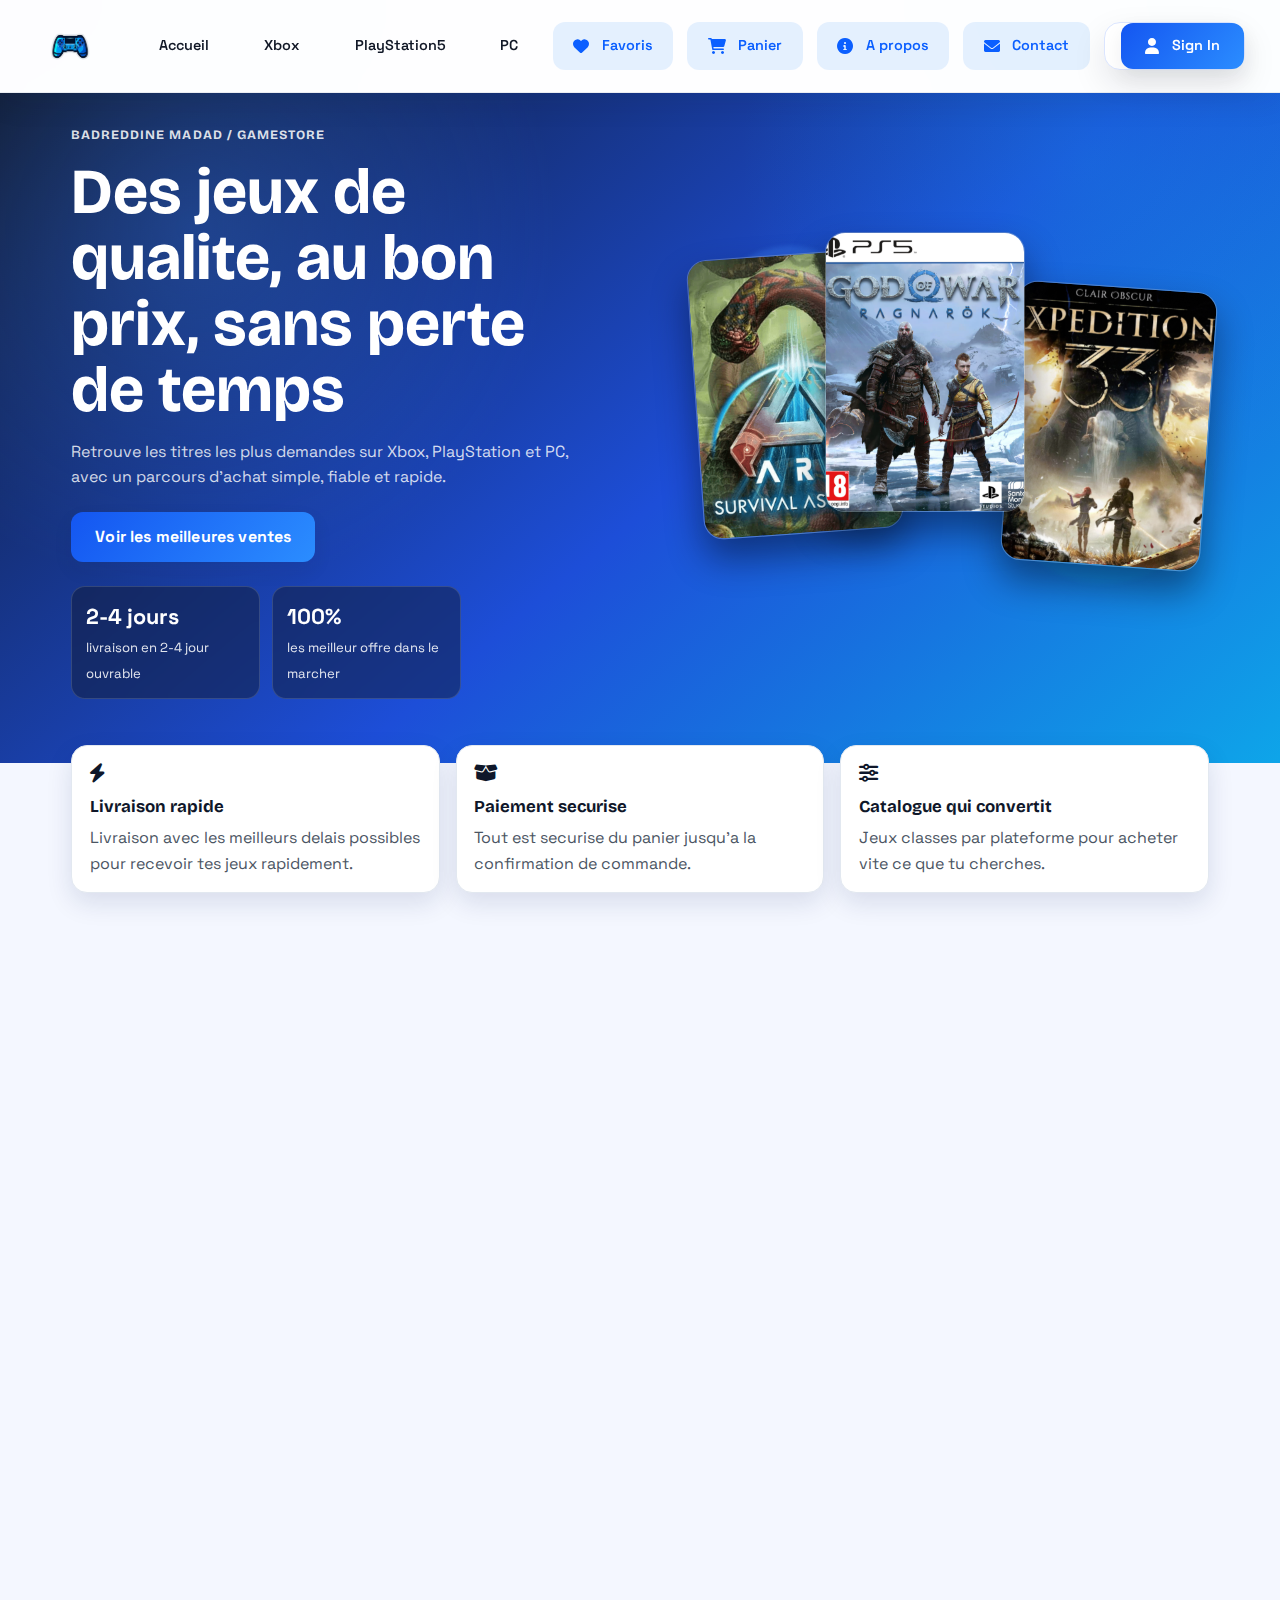
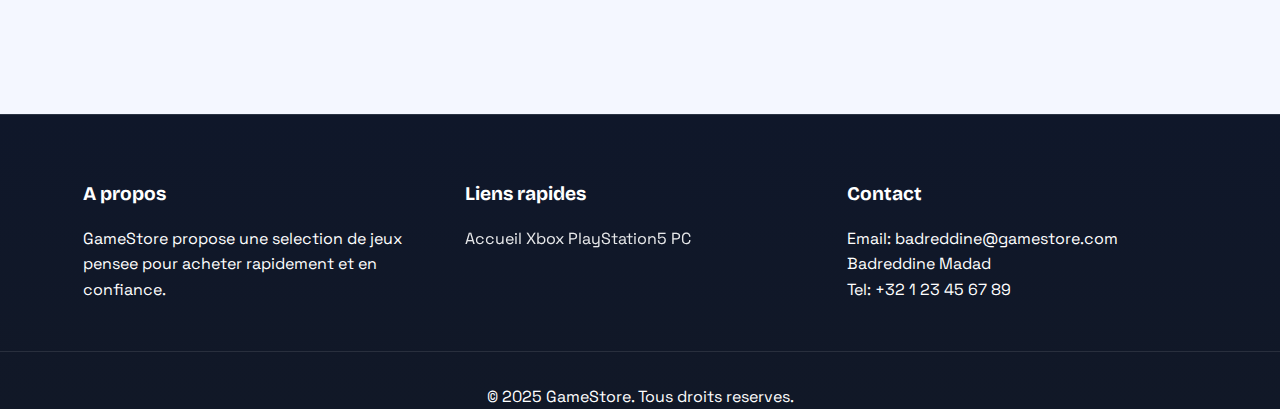
<file: FRONTend/index.html>
﻿<!DOCTYPE html>
<html lang="fr">
<head>
    <meta charset="UTF-8" />
    <meta name="viewport" content="width=device-width, initial-scale=1.0" />
    <meta name="description" content="GameStore - Boutique jeux video en ligne" />
    <meta name="keywords" content="jeux video, gaming, Xbox, PlayStation, PC" />
    <link href="https://fonts.googleapis.com/css2?family=Bricolage+Grotesque:wght@400;500;700;800&family=Space+Grotesk:wght@400;500;700&display=swap" rel="stylesheet" />
    <link rel="stylesheet" href="style.css?v=20260303-6" />
    <link rel="stylesheet" href="https://cdnjs.cloudflare.com/ajax/libs/font-awesome/6.0.0/css/all.min.css">
    <title>GameStore - Accueil</title>
</head>
<body class="home-wow">
    <!-- Header injected by script.js -->

    <section class="wow-hero">
        <div class="wow-hero-bg"></div>
        <div class="wow-hero-grid container">
            <div class="wow-hero-copy">
                <p class="wow-kicker">BADREDDINE MADAD / GAMESTORE</p>
                <h1>Des jeux de qualite, au bon prix, sans perte de temps</h1>
                <p class="wow-sub">
                    Retrouve les titres les plus demandes sur Xbox, PlayStation et PC,
                    avec un parcours d'achat simple, fiable et rapide.
                </p>
                <div class="wow-hero-actions">
                    <a class="btn" href="#featured-games">Voir les meilleures ventes</a>
                </div>
                <div class="wow-metrics">
                    <div><span>2-4 jours</span><small>livraison en 2-4 jour ouvrable</small></div>
                    <div><span>100%</span><small>les meilleur offre dans le marcher</small></div>
                </div>
            </div>
            <div class="wow-hero-visual">
                <div class="wow-orb wow-orb-a"></div>
                <div class="wow-orb wow-orb-b"></div>
                <img src="images/xbox_act_1.png" alt="Game cover 1" class="wow-card wow-card-a" />
                <img src="images/ps5_act_3.png" alt="Game cover 2" class="wow-card wow-card-b" />
                <img src="images/pc_act_3.png" alt="Game cover 3" class="wow-card wow-card-c" />
            </div>
        </div>
    </section>

    <section class="wow-strip">
        <div class="container wow-strip-grid">
            <article>
                <i class="fas fa-bolt"></i>
                <h3>Livraison rapide</h3>
                <p>Livraison avec les meilleurs delais possibles pour recevoir tes jeux rapidement.</p>
            </article>
            <article>
                <i class="fas fa-box-open"></i>
                <h3>Paiement securise</h3>
                <p>Tout est securise du panier jusqu'a la confirmation de commande.</p>
            </article>
            <article>
                <i class="fas fa-sliders"></i>
                <h3>Catalogue qui convertit</h3>
                <p>Jeux classes par plateforme pour acheter vite ce que tu cherches.</p>
            </article>
        </div>
    </section>

    <section class="games-section wow-featured" id="featured-games">
        <div class="section-header container">
            <div class="section-title">
                <span class="section-tag">Top ventes</span>
                <h1>Jeux les plus demandes</h1>
            </div>
            <a href="pc-games.html" class="wow-link-all">Voir tout <i class="fas fa-arrow-right"></i></a>
        </div>
        <div class="container">
            <div class="games-grid"></div>
        </div>
    </section>

    <section class="platforms-section wow-platforms">
        <div class="section-header container">
            <div class="section-title">
                <span class="section-tag">Acheter par support</span>
                <h2>Choisis ta plateforme et commande</h2>
            </div>
        </div>
        <div class="platforms-grid container">
            <a href="xbox-games.html" class="platform-card">
                <img src="images/xbox_act_1.png" alt="Xbox Games">
                <div class="platform-overlay">
                    <div class="platform-content">
                        <h3>Xbox Series X|S</h3>
                        <p>Catalogue Xbox: action, sport, simulation</p>
                        <span class="platform-cta">Entrer <i class="fas fa-arrow-right"></i></span>
                    </div>
                </div>
            </a>
            <a href="playstation5-games.html" class="platform-card">
                <img src="images/ps5_sp_1.png" alt="PlayStation5 Games">
                <div class="platform-overlay">
                    <div class="platform-content">
                        <h3>PlayStation5</h3>
                        <p>Exclusivites et blockbusters PlayStation</p>
                        <span class="platform-cta">Entrer <i class="fas fa-arrow-right"></i></span>
                    </div>
                </div>
            </a>
            <a href="pc-games.html" class="platform-card">
                <img src="images/pc_sim_1.png" alt="PC Games">
                <div class="platform-overlay">
                    <div class="platform-content">
                        <h3>PC Gaming</h3>
                        <p>PC gaming optimise pour tous les styles</p>
                        <span class="platform-cta">Entrer <i class="fas fa-arrow-right"></i></span>
                    </div>
                </div>
            </a>
        </div>
    </section>

    

    <footer class="footer">
        <div class="footerContent">
            <div class="footerSection">
                <h3>A propos</h3>
                <p>GameStore propose une selection de jeux pensee pour acheter rapidement et en confiance.</p>
            </div>
            <div class="footerSection">
                <h3>Liens rapides</h3>
                <a href="index.html">Accueil</a>
                <a href="xbox-games.html">Xbox</a>
                <a href="playstation5-games.html">PlayStation5</a>
                <a href="pc-games.html">PC</a>
            </div>
            <div class="footerSection">
                <h3>Contact</h3>
                <p>Email: badreddine@gamestore.com</p>
                <p>Badreddine Madad</p>
                <p>Tel: +32 1 23 45 67 89</p>
            </div>
        </div>
        <div class="footerBottom">
            <p>&copy; 2025 GameStore. Tous droits reserves.</p>
        </div>
    </footer>

    <script src="script.js?v=20260303-6"></script>
</body>
</html>
</file>
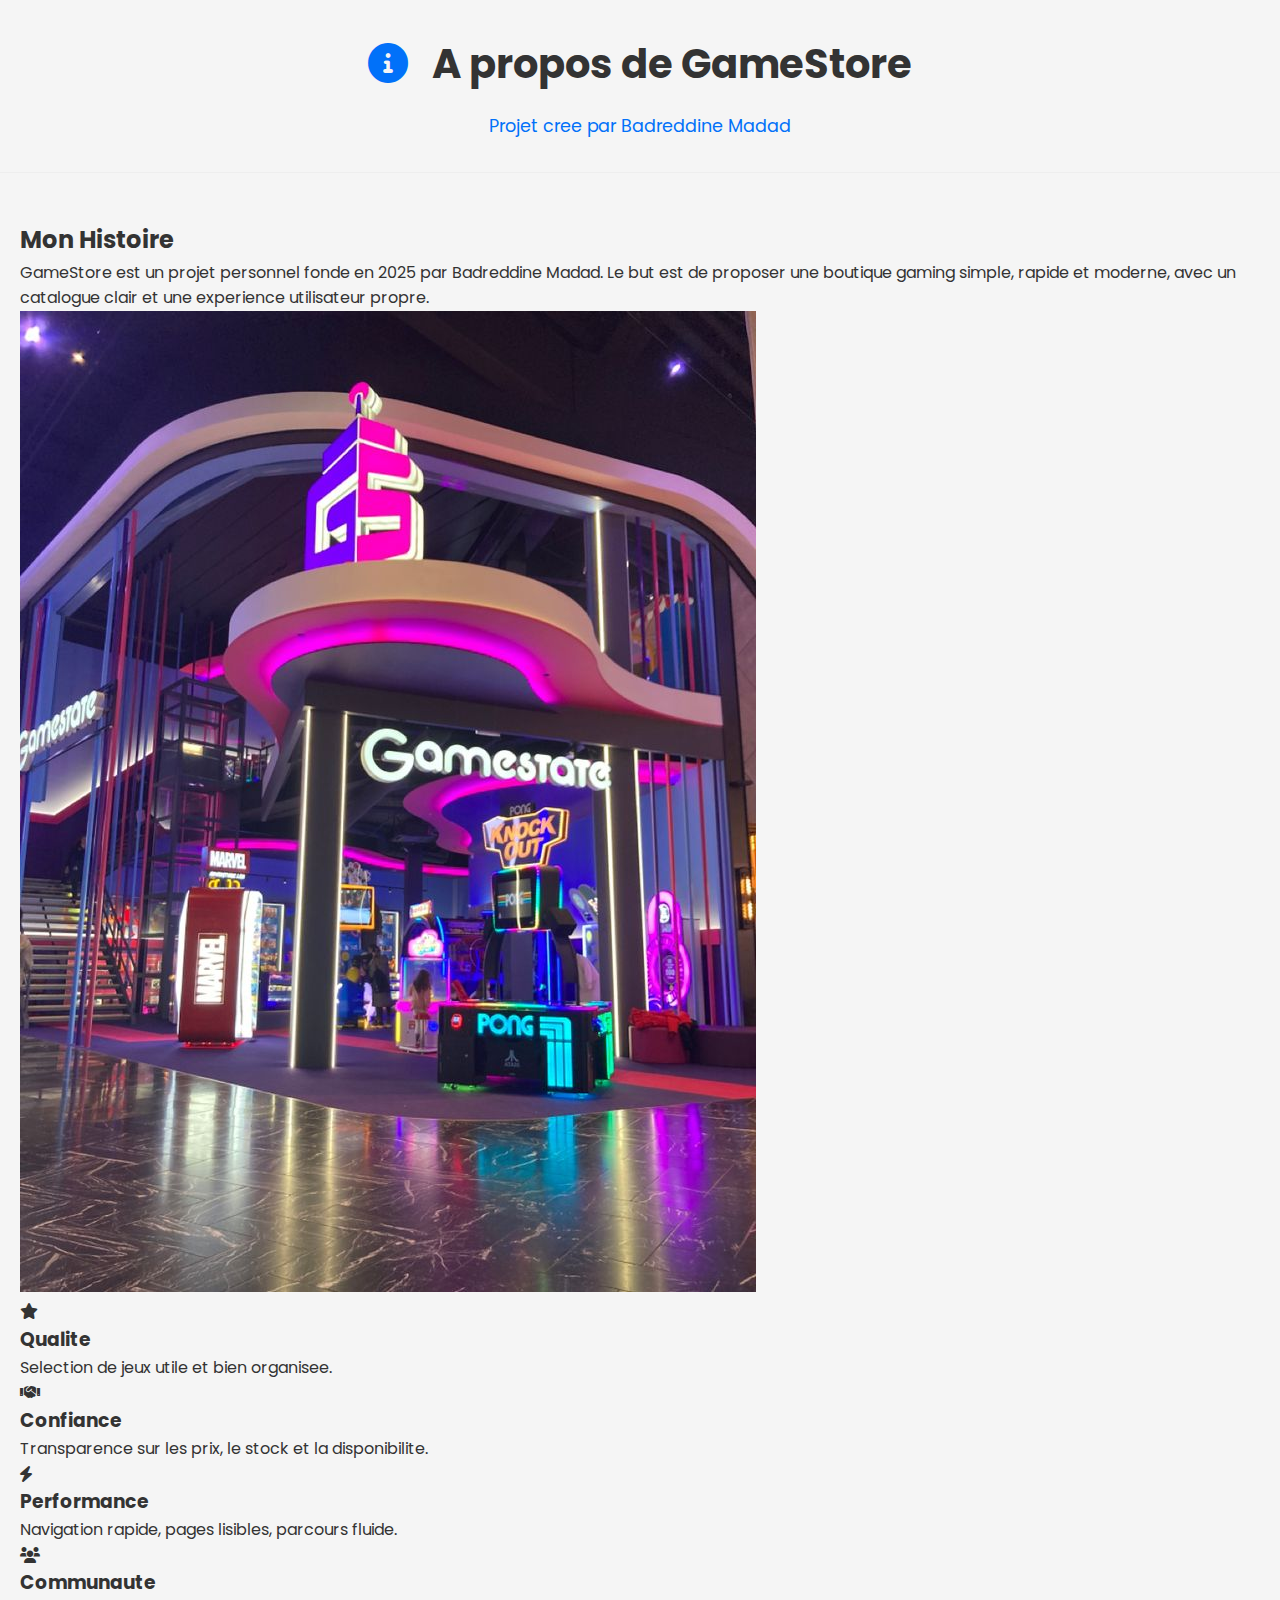
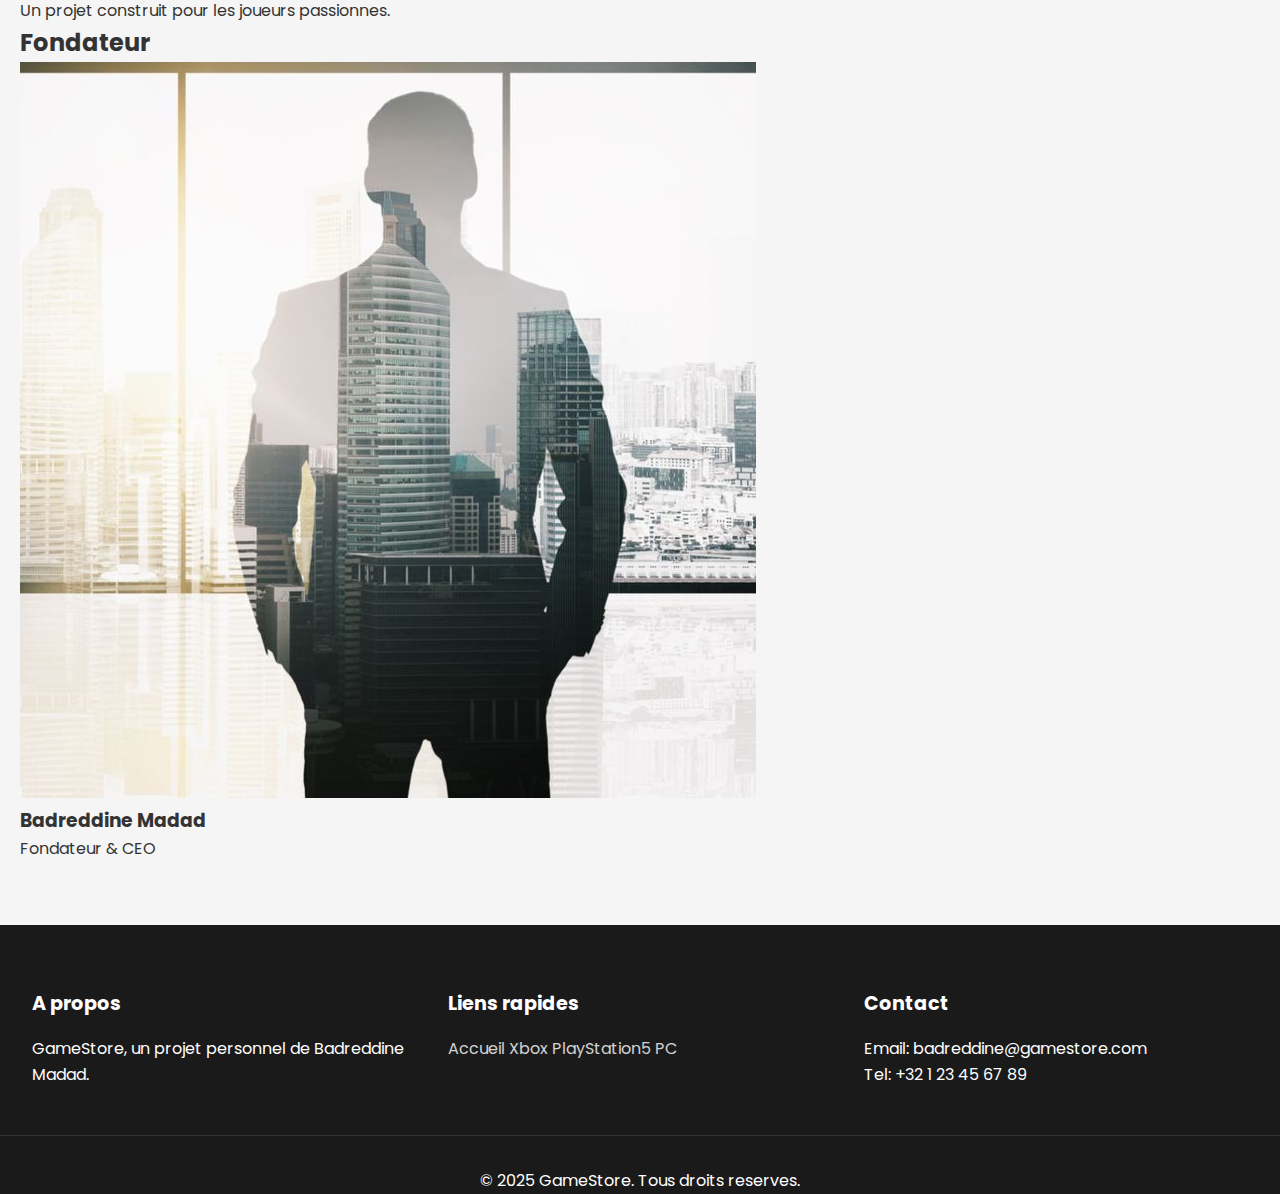
<file: about-us.html>
<!DOCTYPE html>
<html lang="fr">
<head>
    <meta charset="UTF-8" />
    <meta name="viewport" content="width=device-width, initial-scale=1.0" />
    <meta name="description" content="A propos de GameStore" />
    <link href="https://fonts.googleapis.com/css2?family=Poppins:wght@300;400;500;600;700&display=swap" rel="stylesheet" />
    <link rel="stylesheet" href="style.css?v=20260303-6" />
    <link rel="stylesheet" href="https://cdnjs.cloudflare.com/ajax/libs/font-awesome/6.0.0/css/all.min.css">
    <title>A propos - GameStore</title>
</head>
<body>
    <script src="script.js?v=20260303-6"></script>

    <section class="page-header">
        <div class="container">
            <h1><i class="fas fa-info-circle"></i> A propos de GameStore</h1>
            <p class="subtitle">Projet cree par Badreddine Madad</p>
        </div>
    </section>

    <section class="about-section">
        <div class="container">
            <div class="about-card">
                <div class="about-content">
                    <h2>Mon Histoire</h2>
                    <p>
                        GameStore est un projet personnel fonde en 2025 par Badreddine Madad.
                        Le but est de proposer une boutique gaming simple, rapide et moderne,
                        avec un catalogue clair et une experience utilisateur propre.
                    </p>
                </div>
                <div class="about-image">
                    <img src="images/aprp.jpg" alt="Fondateur GameStore">
                </div>
            </div>

            <div class="values-grid">
                <div class="value-card">
                    <i class="fas fa-star"></i>
                    <h3>Qualite</h3>
                    <p>Selection de jeux utile et bien organisee.</p>
                </div>
                <div class="value-card">
                    <i class="fas fa-handshake"></i>
                    <h3>Confiance</h3>
                    <p>Transparence sur les prix, le stock et la disponibilite.</p>
                </div>
                <div class="value-card">
                    <i class="fas fa-bolt"></i>
                    <h3>Performance</h3>
                    <p>Navigation rapide, pages lisibles, parcours fluide.</p>
                </div>
                <div class="value-card">
                    <i class="fas fa-users"></i>
                    <h3>Communaute</h3>
                    <p>Un projet construit pour les joueurs passionnes.</p>
                </div>
            </div>

            <div class="team-section">
                <h2>Fondateur</h2>
                <div class="team-grid">
                    <div class="team-member">
                        <img src="images/abt.jpg" alt="Badreddine Madad">
                        <h3>Badreddine Madad</h3>
                        <p>Fondateur & CEO</p>
                    </div>
                </div>
            </div>
        </div>
    </section>

    <footer class="footer">
        <div class="footerContent">
            <div class="footerSection">
                <h3>A propos</h3>
                <p>GameStore, un projet personnel de Badreddine Madad.</p>
            </div>
            <div class="footerSection">
                <h3>Liens rapides</h3>
                <a href="index.html">Accueil</a>
                <a href="xbox-games.html">Xbox</a>
                <a href="playstation5-games.html">PlayStation5</a>
                <a href="pc-games.html">PC</a>
            </div>
            <div class="footerSection">
                <h3>Contact</h3>
                <p>Email: badreddine@gamestore.com</p>
                <p>Tel: +32 1 23 45 67 89</p>
            </div>
        </div>
        <div class="footerBottom">
            <p>&copy; 2025 GameStore. Tous droits reserves.</p>
        </div>
    </footer>
</body>
</html>
</file>
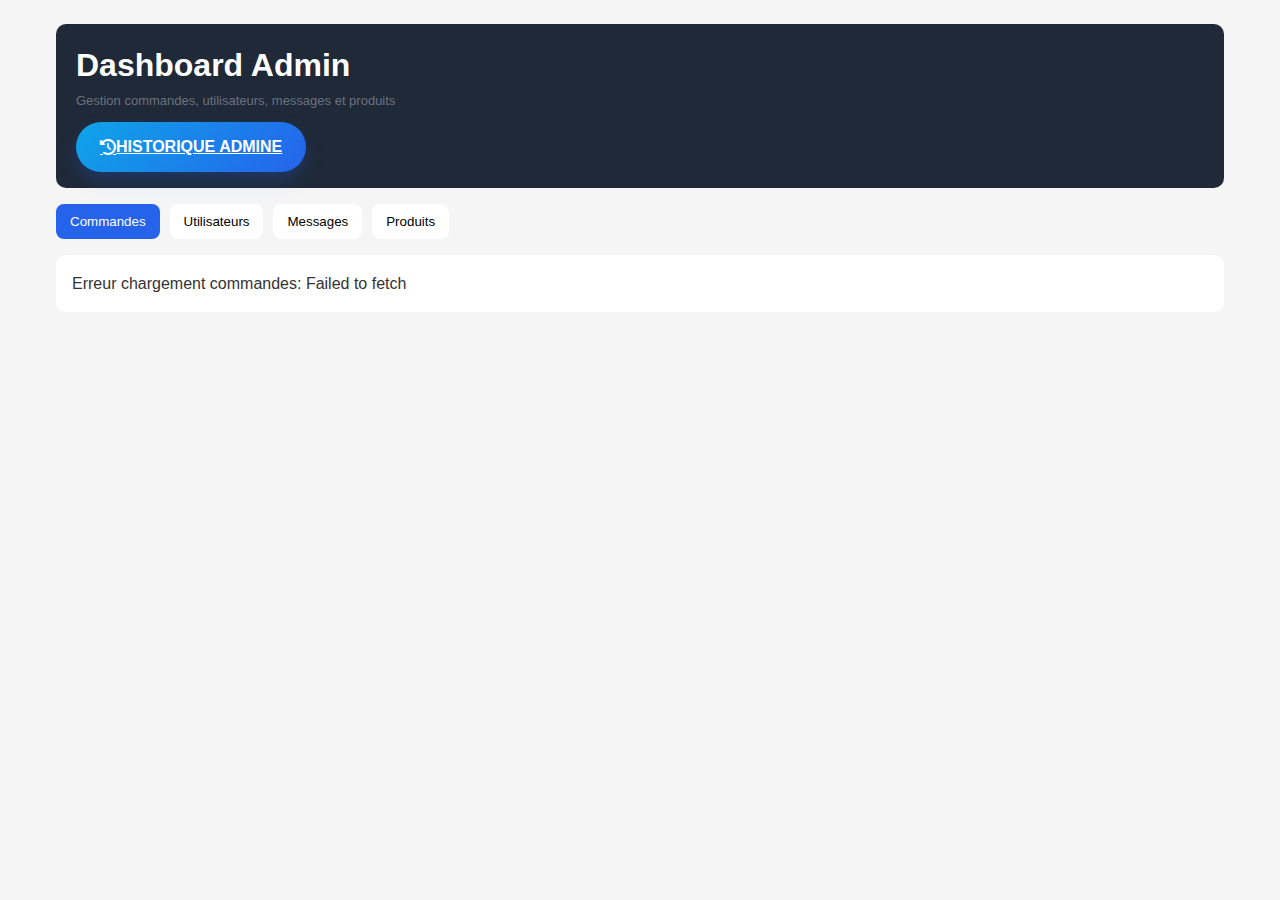
<file: admin-dashboard.html>
﻿<!DOCTYPE html>
<html lang="fr">
<head>
    <meta charset="UTF-8">
    <meta name="viewport" content="width=device-width, initial-scale=1.0">
    <title>Dashboard Admin - GameStore</title>
    <link rel="stylesheet" href="style.css?v=20260303-6">
    <link rel="stylesheet" href="https://cdnjs.cloudflare.com/ajax/libs/font-awesome/6.0.0/css/all.min.css">
    <style>
        body { background: #f3f5f8; }
        .admin-wrap { max-width: 1200px; margin: 24px auto; padding: 0 16px; }
        .admin-head { background: #1f2937; color: #fff; padding: 16px 20px; border-radius: 10px; margin-bottom: 16px; }
        .tabs { display: flex; gap: 10px; flex-wrap: wrap; margin-bottom: 16px; }
        .tab { border: 0; background: #fff; padding: 10px 14px; border-radius: 8px; cursor: pointer; }
        .tab.active { background: #2563eb; color: #fff; }
        .panel { display: none; background: #fff; border-radius: 10px; padding: 16px; }
        .panel.active { display: block; }
        .card { border: 1px solid #e5e7eb; border-radius: 8px; padding: 12px; margin-bottom: 10px; }
        .order-card-completed { border: 3px solid #16a34a; border-left: 12px solid #16a34a; background: linear-gradient(180deg, #dcfce7 0%, #bbf7d0 100%); box-shadow: 0 14px 28px rgba(22, 163, 74, 0.22); }
        .order-card-completed hr { border: 0; border-top: 2px solid #86efac; }
        .grid { display: grid; grid-template-columns: repeat(2, minmax(0, 1fr)); gap: 12px; }
        .small { color: #6b7280; font-size: 13px; }
        .btn { border: 0; border-radius: 6px; padding: 8px 10px; cursor: pointer; }
        .btn-primary { background: #2563eb; color: #fff; }
        .btn-danger { background: #dc2626; color: #fff; }
        .btn-muted { background: #e5e7eb; }
        .admin-actions { margin-top: 10px; display:flex; gap:10px; flex-wrap:wrap; }
        .btn-history { background: linear-gradient(135deg, #0ea5e9, #2563eb); color:#fff; border:0; box-shadow: 0 8px 18px rgba(37,99,235,.25); }
        .btn-history:hover { transform: translateY(-1px); }
        .row { display: flex; gap: 8px; align-items: center; flex-wrap: wrap; }
        .input, select, textarea { width: 100%; border: 1px solid #d1d5db; border-radius: 6px; padding: 8px; }
        .upload-row { display: flex; gap: 8px; align-items: center; flex-wrap: wrap; }
        .img-preview { width: 120px; height: 78px; object-fit: cover; border-radius: 8px; border: 1px solid #d1d5db; background: #f3f4f6; display: none; }
        .products-list .card { display: grid; grid-template-columns: 110px 1fr auto; gap: 12px; align-items: center; }
        .products-list img { width: 110px; height: 72px; object-fit: cover; border-radius: 6px; background: #f3f4f6; }
        @media (max-width: 900px) {
            .grid { grid-template-columns: 1fr; }
            .products-list .card { grid-template-columns: 1fr; }
        }
    </style>
    <link rel="stylesheet" href="style.css?v=20260303-6" id="theme-override">
</head>
<body>
    <script src="script.js?v=20260303-6"></script>
    <div class="admin-wrap">
        <div class="admin-head">
            <h1>Dashboard Admin</h1>
            <p class="small">Gestion commandes, utilisateurs, messages et produits</p>
            <div class="admin-actions">
                <a href="historiques-admine.html" class="btn btn-history"><i class="fa-solid fa-clock-rotate-left"></i> Historique Admine</a>
            </div>
        </div>

        <div class="tabs">
            <button class="tab active" data-panel="orders">Commandes</button>
            <button class="tab" data-panel="users">Utilisateurs</button>
            <button class="tab" data-panel="messages">Messages</button>
            <button class="tab" data-panel="products">Produits</button>
        </div>

        <section id="orders" class="panel active">
            <div id="ordersList"></div>
        </section>

        <section id="users" class="panel">
            <div id="usersList"></div>
        </section>

        <section id="messages" class="panel">
            <div id="messagesList"></div>
        </section>

        <section id="products" class="panel">
            <h2>Produits</h2>
            <div id="productStatus" class="small" style="margin-bottom:10px;"></div>
            <form id="productForm" class="grid">
                <input type="hidden" id="productId">
                <div><label>Nom</label><input class="input" id="productName" required></div>
                <div>
                    <label>Plateforme</label>
                    <select id="productPlatform" class="input" required>
                        <option value="home">Accueil</option>
                        <option value="pc">PC</option>
                        <option value="xbox">Xbox</option>
                        <option value="ps5">PS5</option>
                    </select>
                </div>
                <div><label>Genre</label><input class="input" id="productGenre" required></div>
                <div><label>Prix</label><input class="input" id="productPrice" type="number" step="0.01" min="0" required></div>
                <div><label>Stock</label><input class="input" id="productStock" type="number" min="0" required></div>
                <div>
                    <label>Image (path)</label>
                    <input class="input" id="productImage" placeholder="images/pc_sim_1.png" required>
                </div>
                <div>
                    <label>Uploader image</label>
                    <div class="upload-row">
                        <input class="input" id="productImageFile" type="file" accept="image/*">
                        <button type="button" id="uploadImageBtn" class="btn btn-muted">Uploader</button>
                    </div>
                    <div id="uploadStatus" class="small" style="margin-top:6px;"></div>
                    <img id="productImagePreview" class="img-preview" alt="Apercu image produit">
                </div>
                <div><label>Badge</label><input class="input" id="productBadge" placeholder="new / hot / discount"></div>
                <div><label>Visible</label><select id="productVisible" class="input"><option value="true">Oui</option><option value="false">Non</option></select></div>
                <div style="grid-column: 1 / -1;"><label>Description</label><textarea id="productDescription" class="input"></textarea></div>
                <div class="row" style="grid-column: 1 / -1;">
                    <button type="submit" id="productSubmit" class="btn btn-primary">Ajouter le jeu</button>
                    <button type="button" id="productReset" class="btn btn-muted">Nouveau</button>
                </div>
            </form>
            <hr>
            <div id="productsList" class="products-list"></div>
        </section>
    </div>

    <script>
       const API_BASES = ["https://gamestore-4wsy.onrender.com/api"];


        async function apiFetch(path, options = {}) {
            let lastError = null;
            for (const base of API_BASES) {
                try {
                    const response = await fetch(`${base}${path}`, options);
                    if (!response.ok) {
                        lastError = new Error(`HTTP ${response.status} sur ${base}${path}`);
                        continue;
                    }
                    return response;
                } catch (err) {
                    lastError = err;
                }
            }
            throw lastError || new Error("API inaccessible");
        }

        const tabs = document.querySelectorAll(".tab");
        const panels = document.querySelectorAll(".panel");

        tabs.forEach((tab) => {
            tab.addEventListener("click", () => {
                tabs.forEach((t) => t.classList.remove("active"));
                panels.forEach((p) => p.classList.remove("active"));
                tab.classList.add("active");
                document.getElementById(tab.dataset.panel).classList.add("active");
            });
        });

        function esc(v) {
            return String(v ?? "").replaceAll("&", "&amp;").replaceAll("<", "&lt;").replaceAll(">", "&gt;");
        }

        function formatStatus(status) {
            const s = String(status || "").toLowerCase();
            if (s === "completed") return '<span class="small" style="color:#166534;font-weight:700;">Completee</span>';
            if (s === "cancelled") return '<span class="small" style="color:#b91c1c;font-weight:700;">Annulee</span>';
            return '<span class="small" style="color:#92400e;font-weight:700;">En attente</span>';
        }

        async function loadOrders() {
            const box = document.getElementById("ordersList");
            let orders = [];
            try {
                const response = await apiFetch("/orders");
                orders = await response.json();
            } catch (err) {
                box.innerHTML = `<p>Erreur chargement commandes: ${esc(err.message)}</p>`;
                return;
            }
            if (!orders.length) {
                box.innerHTML = "<p>Aucune commande.</p>";
                return;
            }
            box.innerHTML = orders.map((o) => `
                <div class="card ${String(o.status || "").toLowerCase() === "completed" ? "order-card-completed" : ""}">
                    <div class="row">
                        <strong>Commande #${o.id}</strong>
                        <span class="small">${esc(o.date || "")}</span>
                        ${formatStatus(o.status)}
                    </div>
                    <hr style="margin:10px 0;">
                    <div class="grid">
                        <div>
                            <div class="small"><strong>Client:</strong> ${esc(o.user_name || "")}</div>
                            <div class="small"><strong>Email:</strong> ${esc(o.user_email || "")}</div>
                            <div class="small"><strong>Telephone:</strong> ${esc(o.phone || "Non renseigne")}</div>
                        </div>
                        <div>
                            <div class="small"><strong>Adresse:</strong> ${esc(o.shipping_address || "Non renseignee")}</div>
                            <div class="small"><strong>Ville:</strong> ${esc(o.shipping_city || "")}</div>
                            <div class="small"><strong>Code postal:</strong> ${esc(o.shipping_postal_code || "")}</div>
                        </div>
                    </div>
                    ${o.special_instructions ? `<div class="small" style="margin-top:8px;"><strong>Instructions:</strong> ${esc(o.special_instructions)}</div>` : ""}
                    <div style="margin-top:12px;">
                        <strong>Produits commandes</strong>
                        <div style="display:grid;gap:8px;margin-top:8px;">
                            ${(o.items || []).map((it) => `
                                <div class="card" style="margin:0;padding:8px;display:grid;grid-template-columns:64px 1fr auto;gap:10px;align-items:center;">
                                    <img src="${esc(it.image || "")}" alt="${esc(it.name || "")}" style="width:64px;height:64px;object-fit:cover;border-radius:8px;background:#f3f4f6;">
                                    <div>
                                        <div><strong>${esc(it.name || "")}</strong></div>
                                        <div class="small">Prix unitaire: ${Number(it.price || 0).toFixed(2)} EUR</div>
                                    </div>
                                    <div class="small" style="font-weight:700;">x${Number(it.quantity || 0)}</div>
                                </div>
                            `).join("")}
                        </div>
                    </div>
                    <div style="margin-top:12px;text-align:right;font-weight:800;">Total: ${Number(o.total_amount || 0).toFixed(2)} EUR</div>
                    <div class="row" style="justify-content:flex-end;margin-top:10px;">
                        <button class="btn btn-primary" onclick="completeOrder(${o.id})">Terminer</button>
                        <button class="btn btn-danger" onclick="archiveAndDeleteOrder(${o.id})">Supprimer</button>
                    </div>
                </div>
            `).join("");
        }

        async function completeOrder(orderId) {
            try {
                await apiFetch(`/orders/${orderId}/status?status=completed`, { method: "PATCH" });
                await loadOrders();
            } catch (err) {
                alert(`Erreur mise a jour commande: ${err.message}`);
            }
        }

        async function archiveAndDeleteOrder(orderId) {
            const ordersResponse = await apiFetch("/orders");
            const orders = await ordersResponse.json();
            const order = orders.find((o) => o.id === orderId);
            if (!order) {
                alert("Commande introuvable");
                return;
            }
            if (String(order.status || "").toLowerCase() !== "completed") {
                alert("Il faut d'abord terminer la commande.");
                return;
            }
            if (!confirm("Supprimer cette commande et l'envoyer vers l'historique ?")) return;
            try {
                pushHistory("admin_order_history", order);
                await apiFetch(`/orders/${orderId}`, { method: "DELETE" });
                await loadOrders();
            } catch (err) {
                alert(`Erreur suppression commande: ${err.message}`);
            }
        }

        async function loadUsers() {
            const box = document.getElementById("usersList");
            let users = [];
            try {
                const response = await apiFetch("/users/admin/users");
                users = await response.json();
            } catch (err) {
                box.innerHTML = `<p>Erreur chargement utilisateurs: ${esc(err.message)}</p>`;
                return;
            }
            if (!users.length) {
                box.innerHTML = "<p>Aucun utilisateur.</p>";
                return;
            }
            box.innerHTML = users.map((u) => `
                <div class="card">
                    <strong>${esc(u.username)}</strong>
                    <div class="small">${esc(u.email)} (id: ${u.id})</div>
                </div>
            `).join("");
        }

        async function loadMessages() {
            const box = document.getElementById("messagesList");
            let messages = [];
            try {
                const response = await apiFetch("/contact");
                messages = await response.json();
            } catch (err) {
                box.innerHTML = `<p>Erreur chargement messages: ${esc(err.message)}</p>`;
                return;
            }
            if (!messages.length) {
                box.innerHTML = "<p>Aucun message.</p>";
                return;
            }
            box.innerHTML = messages.map((m) => `
                <div class="card">
                    <div class="row">
                        <strong>${esc(m.subject || "Sans sujet")}</strong>
                        <span class="small">${esc(m.date_sent || "")}</span>
                    </div>
                    <div class="small">${esc(m.name)} - ${esc(m.email)}</div>
                    <p>${esc(m.message)}</p>
                    <div class="row" style="justify-content:flex-end;">
                        ${m.is_read ? '<span class="small" style="color:#166534;font-weight:700;">Termine</span>' : `<button class="btn btn-primary" onclick="markAsRead(${m.id})">Terminer</button>`}
                        <button class="btn btn-danger" onclick="archiveAndDeleteMessage(${m.id})">Supprimer</button>
                    </div>
                </div>
            `).join("");
        }

        async function markAsRead(id) {
            try {
                await apiFetch(`/contact/${id}/read`, { method: "PUT" });
                loadMessages();
            } catch (err) {
                setProductStatus(`Erreur message: ${err.message}`, true);
            }
        }

        async function archiveAndDeleteMessage(messageId) {
            const response = await apiFetch("/contact");
            const messages = await response.json();
            const message = messages.find((m) => m.id === messageId);
            if (!message) {
                alert("Message introuvable");
                return;
            }
            if (!message.is_read) {
                alert("Il faut d'abord terminer le message.");
                return;
            }
            if (!confirm("Supprimer ce message et l'envoyer vers l'historique ?")) return;
            try {
                pushHistory("admin_message_history", message);
                await apiFetch(`/contact/${messageId}`, { method: "DELETE" });
                await loadMessages();
            } catch (err) {
                alert(`Erreur suppression message: ${err.message}`);
            }
        }

        function getFormPayload() {
            const payload = {
                name: document.getElementById("productName").value.trim(),
                platform: document.getElementById("productPlatform").value,
                genre: document.getElementById("productGenre").value.trim(),
                price: Number(document.getElementById("productPrice").value),
                stock: Number(document.getElementById("productStock").value),
                visible: document.getElementById("productVisible").value === "true",
                image: document.getElementById("productImage").value.trim(),
                badge: document.getElementById("productBadge").value.trim() || null,
                description: document.getElementById("productDescription").value.trim() || null
            };
            if (!payload.name || !payload.platform || !payload.genre || !payload.image) {
                throw new Error("Champs obligatoires manquants (nom, plateforme, genre, image).");
            }
            if (!Number.isFinite(payload.price) || payload.price < 0) {
                throw new Error("Prix invalide.");
            }
            if (!Number.isInteger(payload.stock) || payload.stock < 0) {
                throw new Error("Stock invalide.");
            }
            return payload;
        }

        function setProductStatus(message, isError = false) {
            const el = document.getElementById("productStatus");
            if (!el) return;
            el.textContent = message;
            el.style.color = isError ? "#dc2626" : "#166534";
        }

        function setUploadStatus(message, isError = false) {
            const el = document.getElementById("uploadStatus");
            if (!el) return;
            el.textContent = message;
            el.style.color = isError ? "#dc2626" : "#166534";
        }

        function updateImagePreview(imagePath) {
            const img = document.getElementById("productImagePreview");
            if (!img) return;
            const val = (imagePath || "").trim();
            if (!val) {
                img.style.display = "none";
                img.removeAttribute("src");
                return;
            }
            img.src = val;
            img.style.display = "block";
        }

        async function uploadProductImage() {
            const input = document.getElementById("productImageFile");
            const btn = document.getElementById("uploadImageBtn");
            const file = input?.files?.[0];
            if (!file) {
                setUploadStatus("Choisis une image d'abord.", true);
                return;
            }

            const formData = new FormData();
            formData.append("file", file);

            btn.disabled = true;
            setUploadStatus("Upload en cours...");
            try {
                const response = await apiFetch("/admin/upload-image", {
                    method: "POST",
                    body: formData
                });
                const data = await response.json();
                const imagePath = data.path || "";
                document.getElementById("productImage").value = imagePath;
                updateImagePreview(imagePath);
                setUploadStatus("Image uploadee avec succes.");
            } catch (err) {
                setUploadStatus(`Erreur upload: ${err.message}`, true);
            } finally {
                btn.disabled = false;
            }
        }

        function pushHistory(key, payload) {
            const current = JSON.parse(localStorage.getItem(key) || "[]");
            current.unshift({
                archived_at: new Date().toISOString(),
                ...payload
            });
            localStorage.setItem(key, JSON.stringify(current));
        }

        function resetProductForm() {
            document.getElementById("productId").value = "";
            document.getElementById("productForm").reset();
            document.getElementById("productVisible").value = "true";
            document.getElementById("productPlatform").value = "home";
            document.getElementById("productSubmit").textContent = "Ajouter le jeu";
            setUploadStatus("");
            updateImagePreview("");
        }

        let cachedProducts = [];

        async function loadProducts() {
            const box = document.getElementById("productsList");
            let products = [];
            try {
                const response = await apiFetch("/admin/products");
                products = await response.json();
                cachedProducts = products;
            } catch (err) {
                box.innerHTML = `<p>Erreur chargement produits: ${esc(err.message)}</p>`;
                return;
            }
            if (!products.length) {
                box.innerHTML = "<p>Aucun produit.</p>";
                return;
            }
            box.innerHTML = products.map((p) => `
                <div class="card">
                    <img src="${esc(p.image)}" alt="${esc(p.name)}">
                    <div>
                        <strong>${esc(p.name)}</strong>
                        <div class="small">${esc(p.platform)} - ${esc(p.genre)}</div>
                        <div class="small">Prix: ${Number(p.price).toFixed(2)} EUR</div>
                        <div class="small">Stock: ${p.stock} | Visible: ${p.visible ? "oui" : "non"}</div>
                    </div>
                    <div class="row">
                        <button class="btn btn-primary" onclick="editProduct(${p.id})">Editer</button>
                        <button class="btn btn-danger" onclick="deleteProduct(${p.id})">Supprimer</button>
                    </div>
                </div>
            `).join("");
        }

        function editProduct(productId) {
            const p = cachedProducts.find((item) => item.id === productId);
            if (!p) return;
            document.getElementById("productId").value = p.id;
            document.getElementById("productName").value = p.name || "";
            document.getElementById("productPlatform").value = p.platform || "pc";
            document.getElementById("productGenre").value = p.genre || "";
            document.getElementById("productPrice").value = p.price ?? 0;
            document.getElementById("productStock").value = p.stock ?? 0;
            document.getElementById("productVisible").value = p.visible ? "true" : "false";
            document.getElementById("productImage").value = p.image || "";
            updateImagePreview(p.image || "");
            document.getElementById("productBadge").value = p.badge || "";
            document.getElementById("productDescription").value = p.description || "";
            document.getElementById("productSubmit").textContent = "Mettre a jour le jeu";
            document.getElementById("products").scrollIntoView({ behavior: "smooth" });
        }

        async function deleteProduct(id) {
            if (!confirm("Supprimer ce produit ?")) return;
            try {
                await apiFetch(`/admin/products/${id}`, { method: "DELETE" });
                await loadProducts();
                setProductStatus("Produit supprime avec succes.");
            } catch (err) {
                setProductStatus(`Erreur suppression: ${err.message}`, true);
            }
        }

        document.getElementById("productForm").addEventListener("submit", async (e) => {
            e.preventDefault();
            const id = document.getElementById("productId").value;
            let payload;
            try {
                payload = getFormPayload();
            } catch (err) {
                setProductStatus(err.message, true);
                return;
            }
            const method = id ? "PUT" : "POST";
            const path = id ? `/admin/products/${id}` : "/admin/products";

            try {
                await apiFetch(path, {
                    method,
                    headers: { "Content-Type": "application/json" },
                    body: JSON.stringify(payload)
                });

                setProductStatus(id ? "Produit mis a jour avec succes." : "Produit ajoute avec succes.");
                resetProductForm();
                await loadProducts();
            } catch (err) {
                setProductStatus(`Erreur reseau: ${err.message}`, true);
            }
        });

        document.getElementById("productReset").addEventListener("click", resetProductForm);
        document.getElementById("uploadImageBtn").addEventListener("click", uploadProductImage);
        document.getElementById("productImage").addEventListener("input", (e) => updateImagePreview(e.target.value));

        loadOrders();
        loadUsers();
        loadMessages();
        loadProducts();
        window.markAsRead = markAsRead;
        window.completeOrder = completeOrder;
        window.archiveAndDeleteOrder = archiveAndDeleteOrder;
        window.archiveAndDeleteMessage = archiveAndDeleteMessage;
        window.editProduct = editProduct;
        window.deleteProduct = deleteProduct;
    </script>
</body>
</html>
</file>
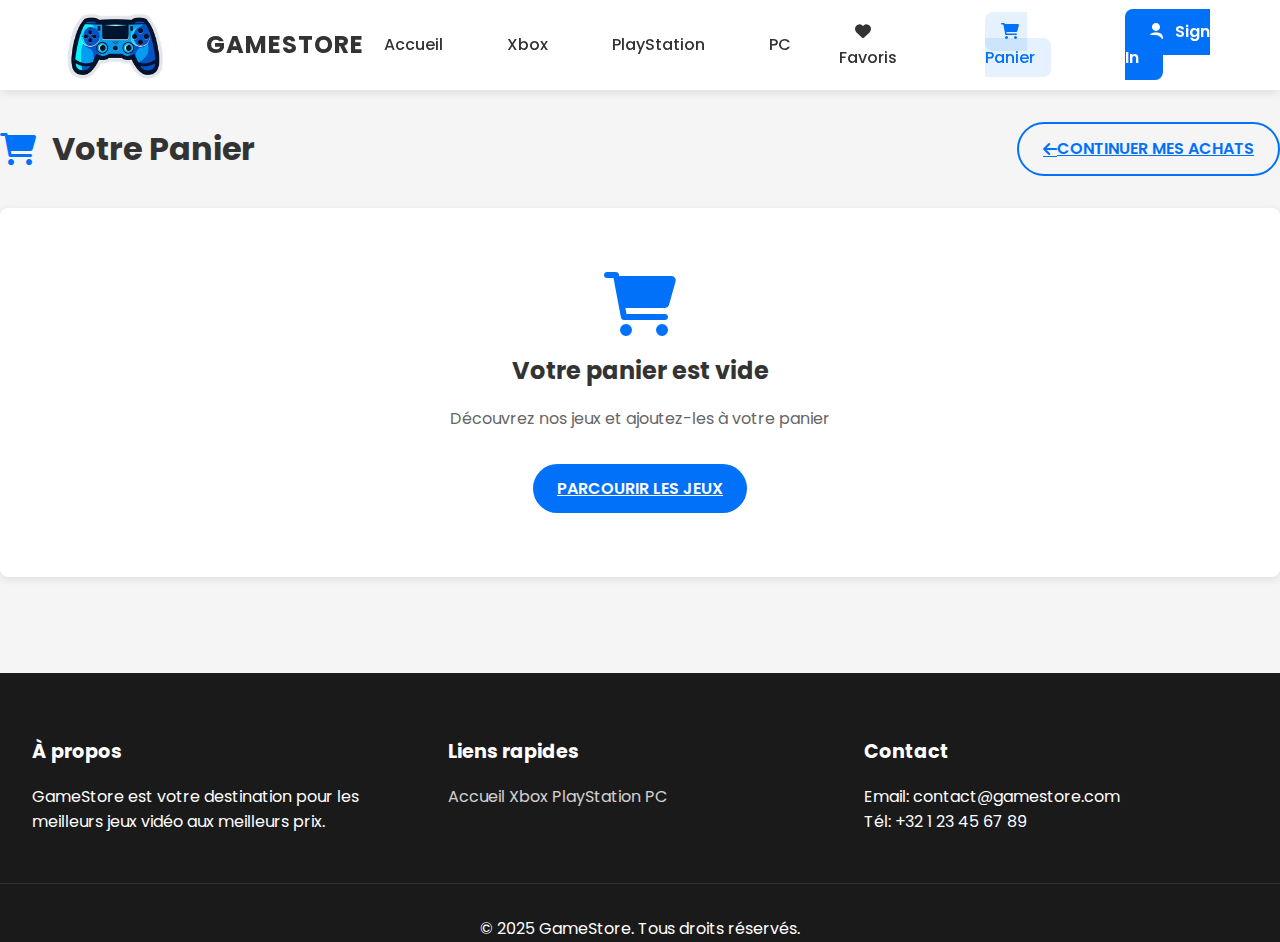
<file: cart.html>
<!DOCTYPE html>
<html lang="fr">
<head>
    <meta charset="UTF-8">
    <meta name="viewport" content="width=device-width, initial-scale=1.0">
    <meta name="description" content="Votre panier d'achats GameStore - Achetez vos jeux vidéo préférés">
    <title>Panier - GameStore</title>
    <link rel="stylesheet" href="style.css">
    <link href="https://fonts.googleapis.com/css2?family=Poppins:wght@400;500;600;700&display=swap" rel="stylesheet">
    <link rel="stylesheet" href="https://cdnjs.cloudflare.com/ajax/libs/font-awesome/6.0.0/css/all.min.css">
</head>
<body>
    <!-- Header -->
    <div class="headerContainer">
        <div class="header">
            <a href="index.html" class="logo">
                <img src="logo.jpg.png" alt="GameStore Logo" class="logo-img">
                <span class="logo-text">GameStore</span>
            </a>
            <ul class="headerLinks">
                <li><a href="index.html">Accueil</a></li>
                <li><a href="xbox-games.html">Xbox</a></li>
                <li><a href="playstation-games.html">PlayStation</a></li>
                <li><a href="pc-games.html">PC</a></li>
                <li><a href="favorites.html"><i class="fas fa-heart"></i> Favoris</a></li>
                <li><a href="cart.html" class="active"><i class="fas fa-shopping-cart"></i> Panier</a></li>
                <li><a href="signin.html" class="signin-btn"><i class="fas fa-user"></i> Sign In</a></li>
            </ul>
        </div>
    </div>

    <!-- Main Content -->
    <main class="container cart-page">
        <div class="cart-header">
            <h1><i class="fas fa-shopping-cart"></i> Votre Panier</h1>
            <a href="index.html" class="btn outline"><i class="fas fa-arrow-left"></i> Continuer mes achats</a>
        </div>

        <div class="cart-content">
            <div class="cart-items" id="cartItems">
                <!-- Les articles du panier seront injectés ici par JavaScript -->
            </div>

            <div class="cart-summary">
                <h2>Résumé de la commande</h2>
                <div class="summary-details">
                    <div class="summary-row">
                        <span>Sous-total</span>
                        <span id="subtotalPrice">€0.00</span>
                    </div>
                    <div class="summary-row">
                        <span>TVA (20%)</span>
                        <span id="taxAmount">€0.00</span>
                    </div>
                    <div class="summary-row total">
                        <span>Total</span>
                        <span id="totalPrice">€0.00</span>
                    </div>
                </div>
                <button class="btn checkout-btn"><i class="fas fa-lock"></i> Procéder au paiement</button>
            </div>
        </div>

        <div id="emptyCart" class="empty-cart hidden">
            <i class="fas fa-shopping-cart"></i>
            <h2>Votre panier est vide</h2>
            <p>Découvrez nos jeux et ajoutez-les à votre panier</p>
            <a href="index.html" class="btn">Parcourir les jeux</a>
        </div>
    </main>

    <!-- Footer -->
    <footer class="footer">
        <div class="footerContent">
            <div class="footerSection">
                <h3>À propos</h3>
                <p>GameStore est votre destination pour les meilleurs jeux vidéo aux meilleurs prix.</p>
            </div>
            <div class="footerSection">
                <h3>Liens rapides</h3>
                <a href="index.html">Accueil</a>
                <a href="xbox-games.html">Xbox</a>
                <a href="playstation-games.html">PlayStation</a>
                <a href="pc-games.html">PC</a>
            </div>
            <div class="footerSection">
                <h3>Contact</h3>
                <p>Email: contact@gamestore.com</p>
                <p>Tél: +32 1 23 45 67 89</p>
            </div>
        </div>
        <div class="footerBottom">
            <p>&copy; 2025 GameStore. Tous droits réservés.</p>
        </div>
    </footer>

    <script src="script.js"></script>
</body>
</html>
</file>
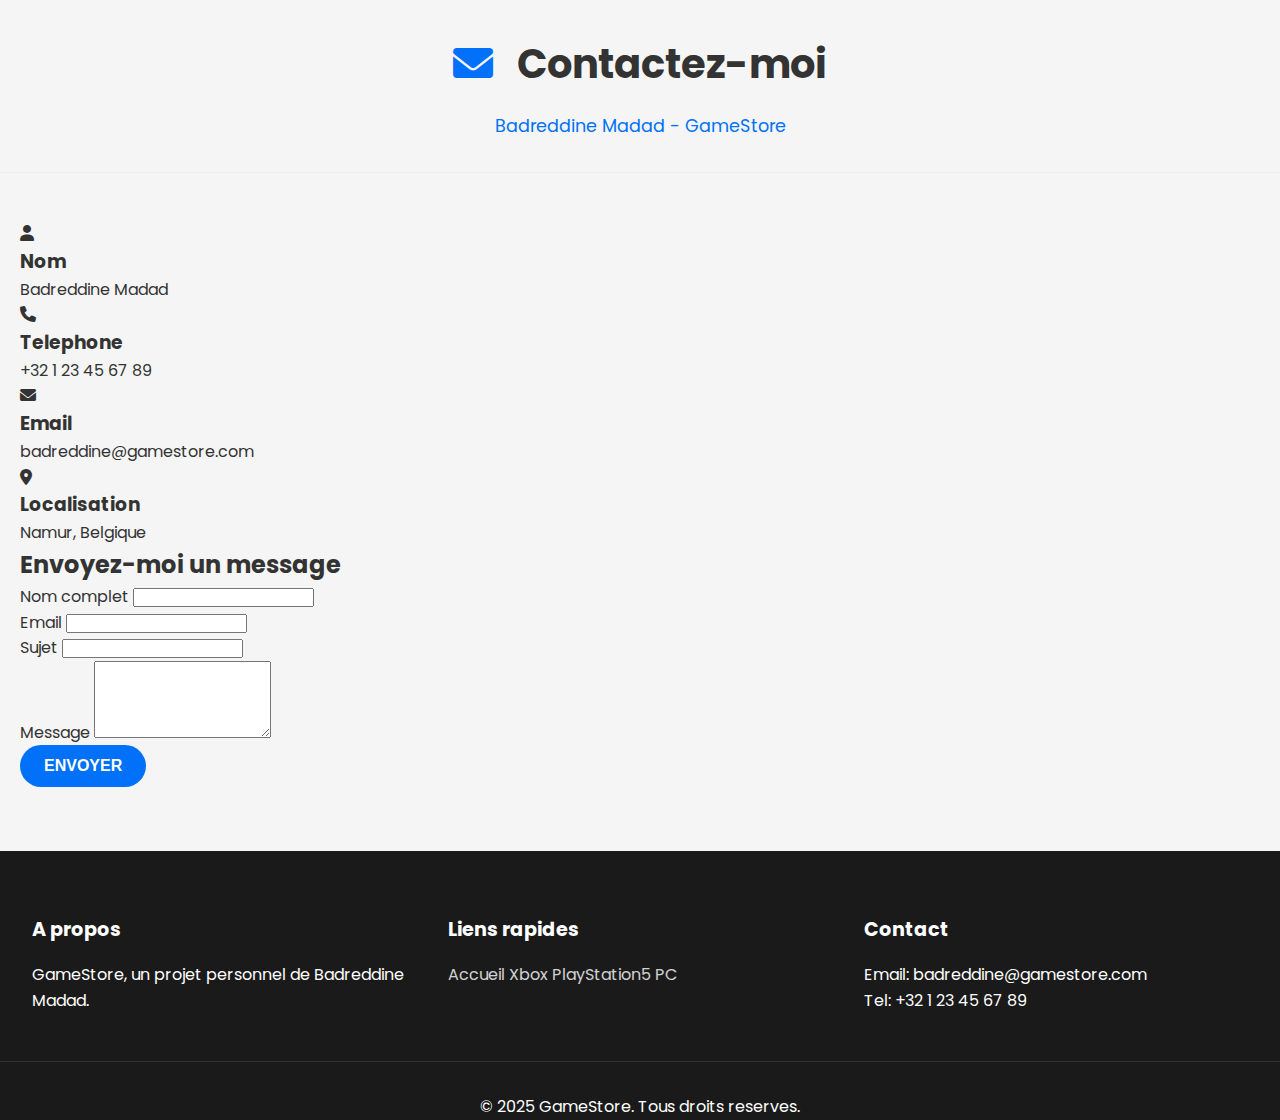
<file: contact-us.html>
<!DOCTYPE html>
<html lang="fr">
<head>
    <meta charset="UTF-8" />
    <meta name="viewport" content="width=device-width, initial-scale=1.0" />
    <meta name="description" content="Contactez GameStore" />
    <link href="https://fonts.googleapis.com/css2?family=Poppins:wght@300;400;500;600;700&display=swap" rel="stylesheet" />
    <link rel="stylesheet" href="style.css?v=20260303-6" />
    <link rel="stylesheet" href="https://cdnjs.cloudflare.com/ajax/libs/font-awesome/6.0.0/css/all.min.css">
    <title>Contact - GameStore</title>
</head>
<body>
    <script src="script.js?v=20260303-6"></script>

    <section class="page-header">
        <div class="container">
            <h1><i class="fas fa-envelope"></i> Contactez-moi</h1>
            <p class="subtitle">Badreddine Madad - GameStore</p>
        </div>
    </section>

    <section class="contact-section">
        <div class="container">
            <div class="contact-grid">
                <div class="contact-info">
                    <div class="info-card">
                        <i class="fas fa-user"></i>
                        <h3>Nom</h3>
                        <p>Badreddine Madad</p>
                    </div>
                    <div class="info-card">
                        <i class="fas fa-phone"></i>
                        <h3>Telephone</h3>
                        <p>+32 1 23 45 67 89</p>
                    </div>
                    <div class="info-card">
                        <i class="fas fa-envelope"></i>
                        <h3>Email</h3>
                        <p>badreddine@gamestore.com</p>
                    </div>
                    <div class="info-card">
                        <i class="fas fa-map-marker-alt"></i>
                        <h3>Localisation</h3>
                        <p>Namur, Belgique</p>
                    </div>
                </div>

                <div class="contact-form">
                    <h2>Envoyez-moi un message</h2>
                    <form id="contactForm">
                        <div class="form-group">
                            <label for="name">Nom complet</label>
                            <input type="text" id="name" name="name" required>
                        </div>
                        <div class="form-group">
                            <label for="email">Email</label>
                            <input type="email" id="email" name="email" required>
                        </div>
                        <div class="form-group">
                            <label for="subject">Sujet</label>
                            <input type="text" id="subject" name="subject" required>
                        </div>
                        <div class="form-group">
                            <label for="message">Message</label>
                            <textarea id="message" name="message" rows="5" required></textarea>
                        </div>
                        <button type="submit" class="btn">Envoyer</button>
                    </form>
                </div>
            </div>
        </div>
    </section>

    <footer class="footer">
        <div class="footerContent">
            <div class="footerSection">
                <h3>A propos</h3>
                <p>GameStore, un projet personnel de Badreddine Madad.</p>
            </div>
            <div class="footerSection">
                <h3>Liens rapides</h3>
                <a href="index.html">Accueil</a>
                <a href="xbox-games.html">Xbox</a>
                <a href="playstation5-games.html">PlayStation5</a>
                <a href="pc-games.html">PC</a>
            </div>
            <div class="footerSection">
                <h3>Contact</h3>
                <p>Email: badreddine@gamestore.com</p>
                <p>Tel: +32 1 23 45 67 89</p>
            </div>
        </div>
        <div class="footerBottom">
            <p>&copy; 2025 GameStore. Tous droits reserves.</p>
        </div>
    </footer>
</body>
</html>
</file>
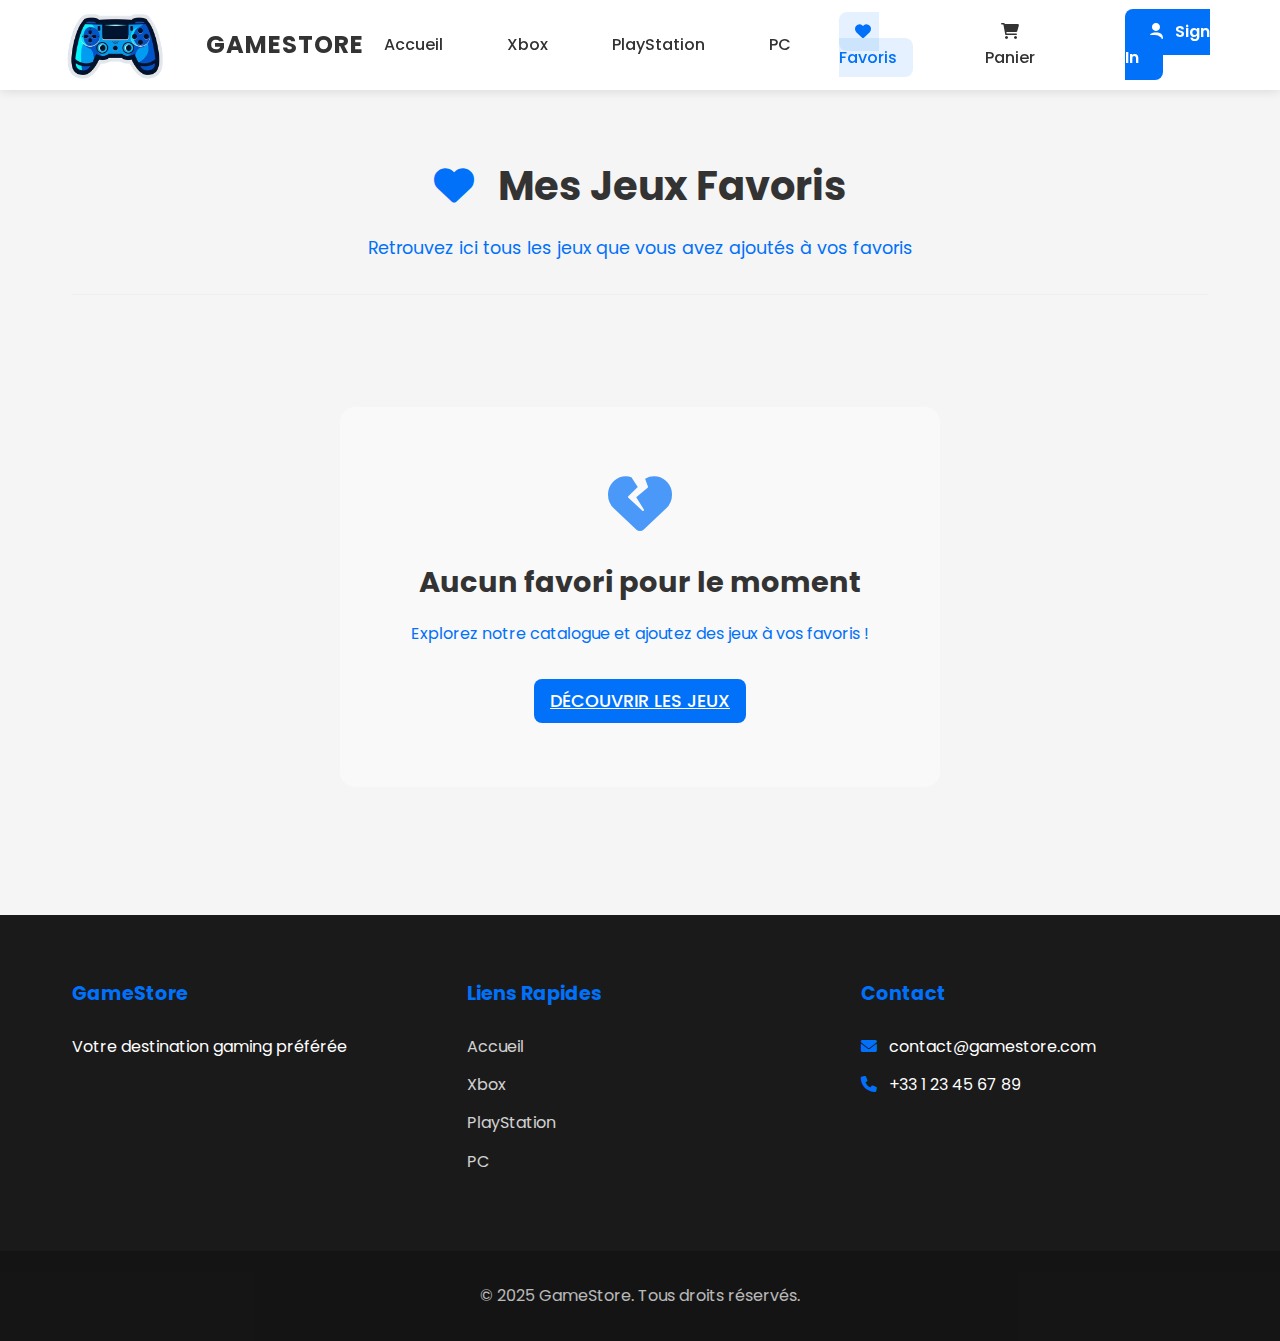
<file: favorites.html>
<!DOCTYPE html>
<html lang="fr">
<head>
    <meta charset="UTF-8">
    <meta name="viewport" content="width=device-width, initial-scale=1.0">
    <link href="https://fonts.googleapis.com/css2?family=Poppins:wght@300;400;500;600;700&display=swap" rel="stylesheet">
    <link rel="stylesheet" href="https://cdnjs.cloudflare.com/ajax/libs/font-awesome/6.0.0/css/all.min.css">
    <link rel="stylesheet" href="style.css">
    <title>GameStore - Mes Favoris</title>
</head>
<body>
    <!-- Header -->
    <div class="headerContainer">
        <div class="header">
            <a href="index.html" class="logo">
                <img src="logo.jpg.png" alt="GameStore Logo" class="logo-img">
                <span class="logo-text">GameStore</span>
            </a>
            <ul class="headerLinks">
                <li><a href="index.html">Accueil</a></li>
                <li><a href="xbox-games.html">Xbox</a></li>
                <li><a href="playstation-games.html">PlayStation</a></li>
                <li><a href="pc-games.html">PC</a></li>
                <li><a href="favorites.html" class="active"><i class="fas fa-heart"></i> Favoris</a></li>
                <li><a href="cart.html"><i class="fas fa-shopping-cart"></i> Panier</a></li>
                <li><a href="signin.html" class="signin-btn"><i class="fas fa-user"></i> Sign In</a></li>
            </ul>
        </div>
    </div>

    <!-- Main Content -->
    <main class="main-container">
        <div class="page-header">
            <h1><i class="fas fa-heart"></i> Mes Jeux Favoris</h1>
            <p class="subtitle">Retrouvez ici tous les jeux que vous avez ajoutés à vos favoris</p>
        </div>

        <div class="favorites-container">
            <div id="favoriteItems" class="games-grid">
                <!-- Les jeux favoris seront ajoutés ici dynamiquement -->
            </div>

            <!-- Message si aucun favori -->
            <div id="emptyFavorites" class="empty-state">
                <i class="fas fa-heart-broken"></i>
                <h2>Aucun favori pour le moment</h2>
                <p>Explorez notre catalogue et ajoutez des jeux à vos favoris !</p>
                <a href="index.html" class="btn primary">Découvrir les jeux</a>
            </div>
        </div>
    </main>

    <!-- Footer -->
    <footer class="footer">
        <div class="footer-content">
            <div class="footer-section">
                <h3>GameStore</h3>
                <p>Votre destination gaming préférée</p>
            </div>
            <div class="footer-section">
                <h3>Liens Rapides</h3>
                <ul>
                    <li><a href="index.html">Accueil</a></li>
                    <li><a href="xbox-games.html">Xbox</a></li>
                    <li><a href="playstation-games.html">PlayStation</a></li>
                    <li><a href="pc-games.html">PC</a></li>
                </ul>
            </div>
            <div class="footer-section">
                <h3>Contact</h3>
                <ul>
                    <li><i class="fas fa-envelope"></i> contact@gamestore.com</li>
                    <li><i class="fas fa-phone"></i> +33 1 23 45 67 89</li>
                </ul>
            </div>
        </div>
        <div class="footer-bottom">
            <p>&copy; 2025 GameStore. Tous droits réservés.</p>
        </div>
    </footer>

    <script src="script.js"></script>
</body>
</html>
</file>
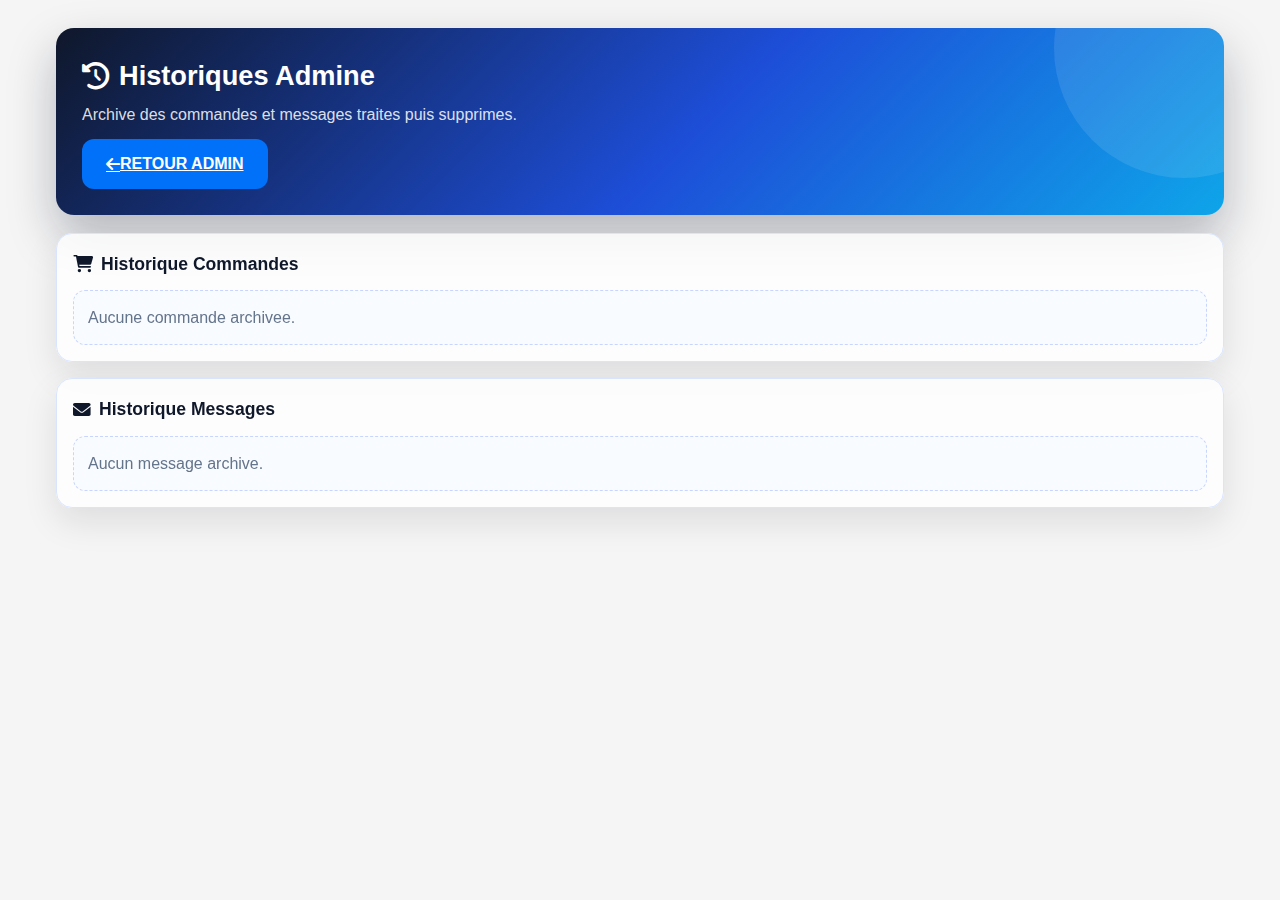
<file: historiques-admine.html>
﻿<!DOCTYPE html>
<html lang="fr">
<head>
    <meta charset="UTF-8">
    <meta name="viewport" content="width=device-width, initial-scale=1.0">
    <title>Historiques Admine - GameStore</title>
    <link rel="stylesheet" href="style.css?v=20260303-6">
    <link rel="stylesheet" href="https://cdnjs.cloudflare.com/ajax/libs/font-awesome/6.0.0/css/all.min.css">
    <style>
        .history-wrap {
            max-width: 1200px;
            margin: 28px auto;
            padding: 0 16px;
        }

        .history-hero {
            background: linear-gradient(135deg, #0f172a 0%, #1d4ed8 55%, #0ea5e9 100%);
            color: #fff;
            border-radius: 18px;
            padding: 26px;
            box-shadow: 0 22px 48px rgba(15, 23, 42, 0.28);
            position: relative;
            overflow: hidden;
            margin-bottom: 18px;
        }

        .history-hero::after {
            content: "";
            position: absolute;
            width: 260px;
            height: 260px;
            border-radius: 999px;
            right: -90px;
            top: -110px;
            background: rgba(255, 255, 255, 0.1);
        }

        .history-title {
            display: flex;
            align-items: center;
            gap: 10px;
            font-size: 1.7rem;
            margin-bottom: 4px;
        }

        .history-sub {
            color: rgba(255, 255, 255, 0.86);
            margin-bottom: 12px;
        }

        .history-actions {
            display: flex;
            gap: 10px;
            flex-wrap: wrap;
        }

        .history-actions .btn {
            border-radius: 12px;
        }

        .history-grid {
            display: grid;
            grid-template-columns: 1fr;
            gap: 16px;
        }

        .history-section {
            background: rgba(255, 255, 255, 0.8);
            border: 1px solid #d9e5ff;
            border-radius: 16px;
            backdrop-filter: blur(8px);
            padding: 16px;
            box-shadow: 0 14px 34px rgba(15, 23, 42, 0.1);
        }

        .history-section h2 {
            font-size: 1.1rem;
            margin-bottom: 12px;
            color: #0f172a;
            display: flex;
            align-items: center;
            gap: 8px;
        }

        .history-empty {
            padding: 14px;
            border-radius: 12px;
            background: #f8fbff;
            border: 1px dashed #c7d5ff;
            color: #64748b;
        }

        .history-card {
            border: 1px solid #d8e4ff;
            border-radius: 14px;
            padding: 14px;
            margin-bottom: 10px;
            background: #fff;
        }

        .history-card:last-child {
            margin-bottom: 0;
        }

        .history-row {
            display: flex;
            justify-content: space-between;
            align-items: center;
            gap: 12px;
            flex-wrap: wrap;
            margin-bottom: 6px;
        }

        .history-meta {
            color: #64748b;
            font-size: 0.9rem;
        }

        .history-details {
            margin-top: 10px;
            display: grid;
            grid-template-columns: repeat(2, minmax(0, 1fr));
            gap: 8px 14px;
        }

        .history-detail {
            color: #334155;
            font-size: 0.92rem;
        }

        .history-detail strong {
            color: #0f172a;
        }

        .history-items {
            margin-top: 10px;
            display: grid;
            gap: 6px;
        }

        .history-item {
            background: #f8fbff;
            border: 1px solid #e4ecff;
            border-radius: 10px;
            padding: 8px 10px;
            color: #334155;
            font-size: 0.93rem;
        }

        .history-total {
            margin-top: 10px;
            text-align: right;
            font-weight: 800;
            color: #0f172a;
        }

        @media (max-width: 768px) {
            .history-hero { padding: 20px; border-radius: 14px; }
            .history-title { font-size: 1.35rem; }
            .history-section { border-radius: 14px; }
            .history-details { grid-template-columns: 1fr; }
        }
    </style>
</head>
<body>
    <script src="script.js?v=20260303-6"></script>

    <div class="history-wrap">
        <header class="history-hero">
            <h1 class="history-title"><i class="fa-solid fa-clock-rotate-left"></i> Historiques Admine</h1>
            <p class="history-sub">Archive des commandes et messages traites puis supprimes.</p>
            <div class="history-actions">
                <a href="admin-dashboard.html" class="btn btn-muted"><i class="fa-solid fa-arrow-left"></i> Retour Admin</a>
            </div>
        </header>

        <main class="history-grid">
            <section class="history-section">
                <h2><i class="fa-solid fa-cart-shopping"></i> Historique Commandes</h2>
                <div id="orderHistoryList"></div>
            </section>

            <section class="history-section">
                <h2><i class="fa-solid fa-envelope"></i> Historique Messages</h2>
                <div id="messageHistoryList"></div>
            </section>
        </main>
    </div>

    <script>
        function esc(v) {
            return String(v ?? "").replaceAll("&", "&amp;").replaceAll("<", "&lt;").replaceAll(">", "&gt;");
        }

        function orderStatusLabel(status) {
            const s = String(status || "").toLowerCase();
            if (s === "completed") return "Terminee";
            if (s === "cancelled") return "Annulee";
            return "En attente";
        }

        function loadOrderHistory() {
            const box = document.getElementById("orderHistoryList");
            const items = JSON.parse(localStorage.getItem("admin_order_history") || "[]");
            if (!items.length) {
                box.innerHTML = '<div class="history-empty">Aucune commande archivee.</div>';
                return;
            }

            box.innerHTML = items.map((o) => `
                <article class="history-card">
                    <div class="history-row">
                        <strong>Commande #${o.id}</strong>
                        <span class="history-meta">Archivee le: ${esc(o.archived_at || "")}</span>
                    </div>

                    <div class="history-details">
                        <div class="history-detail"><strong>Client:</strong> ${esc(o.user_name || "")}</div>
                        <div class="history-detail"><strong>Email:</strong> ${esc(o.user_email || "")}</div>
                        <div class="history-detail"><strong>Telephone:</strong> ${esc(o.phone || "Non renseigne")}</div>
                        <div class="history-detail"><strong>Date:</strong> ${esc(o.date || "")}</div>
                        <div class="history-detail"><strong>Adresse:</strong> ${esc(o.shipping_address || "Non renseignee")}</div>
                        <div class="history-detail"><strong>Ville:</strong> ${esc(o.shipping_city || "")}</div>
                        <div class="history-detail"><strong>Code postal:</strong> ${esc(o.shipping_postal_code || "")}</div>
                        <div class="history-detail"><strong>Statut:</strong> ${esc(orderStatusLabel(o.status))}</div>
                    </div>

                    ${o.special_instructions ? `<div class="history-detail" style="margin-top:8px;"><strong>Instructions:</strong> ${esc(o.special_instructions)}</div>` : ""}

                    <div class="history-items">
                        ${(o.items || []).map((it) => `
                            <div class="history-item">${esc(it.name || "")} x${Number(it.quantity || 0)} - ${Number(it.price || 0).toFixed(2)} EUR</div>
                        `).join("")}
                    </div>

                    <div class="history-total">Total: ${Number(o.total_amount || 0).toFixed(2)} EUR</div>
                </article>
            `).join("");
        }

        function loadMessageHistory() {
            const box = document.getElementById("messageHistoryList");
            const items = JSON.parse(localStorage.getItem("admin_message_history") || "[]");
            if (!items.length) {
                box.innerHTML = '<div class="history-empty">Aucun message archive.</div>';
                return;
            }
            box.innerHTML = items.map((m) => `
                <article class="history-card">
                    <div class="history-row">
                        <strong>${esc(m.subject || "Sans sujet")}</strong>
                        <span class="history-meta">Archive le: ${esc(m.archived_at || "")}</span>
                    </div>
                    <div class="history-meta">${esc(m.name || "")} - ${esc(m.email || "")}</div>
                    <p style="margin-top:6px; color:#1f2937;">${esc(m.message || "")}</p>
                </article>
            `).join("");
        }

        loadOrderHistory();
        loadMessageHistory();
    </script>
</body>
</html>
</file>
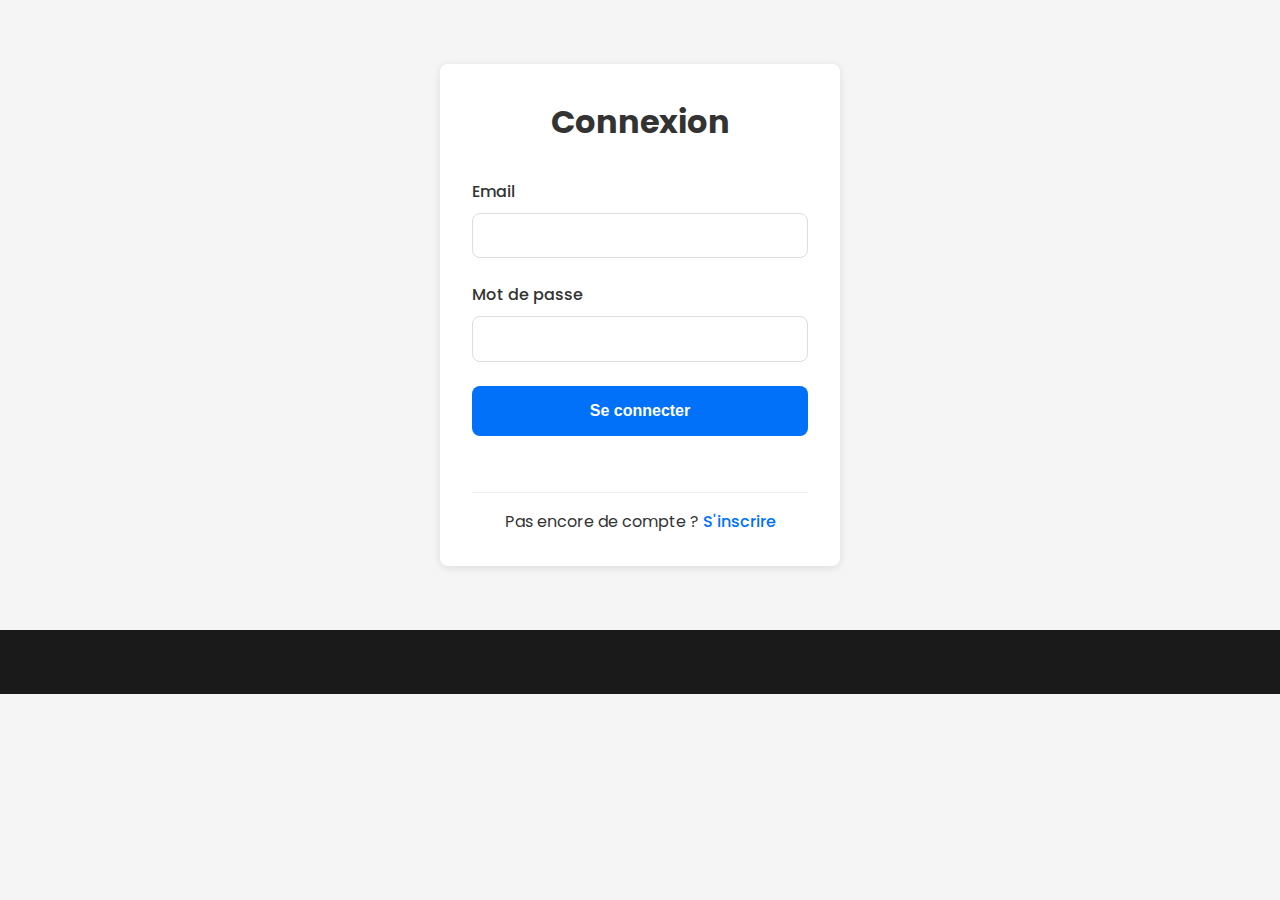
<file: login.html>
<!DOCTYPE html>
<html lang="fr">

<head>
    <meta charset="UTF-8">
    <meta name="viewport" content="width=device-width, initial-scale=1.0">
    <title>Connexion - GameStore</title>
    <link rel="stylesheet" href="style.css?v=20260303-6">
    <link href="https://fonts.googleapis.com/css2?family=Poppins:wght@400;500;600;700&display=swap" rel="stylesheet">
    <link rel="stylesheet" href="https://cdnjs.cloudflare.com/ajax/libs/font-awesome/6.0.0/css/all.min.css">
    <style>
        .login-container {
            max-width: 400px;
            margin: 4rem auto;
            padding: 2rem;
            background: white;
            border-radius: var(--border-radius);
            box-shadow: var(--card-shadow);
        }

        .login-title {
            text-align: center;
            color: var(--text-color);
            margin-bottom: 2rem;
            font-size: 2rem;
        }

        .login-form {
            display: flex;
            flex-direction: column;
            gap: 1.5rem;
        }

        .form-group {
            display: flex;
            flex-direction: column;
            gap: 0.5rem;
        }

        .form-group label {
            font-weight: 500;
            color: var(--text-color);
        }

        .form-group input {
            padding: 0.8rem;
            border: 1px solid #ddd;
            border-radius: var(--border-radius);
            font-size: 1rem;
            transition: var(--transition);
        }

        .form-group input:focus {
            outline: none;
            border-color: var(--primary-color);
            box-shadow: 0 0 0 2px rgba(1, 113, 249, 0.1);
        }

        .login-btn {
            background: var(--primary-color);
            color: white;
            border: none;
            padding: 1rem;
            border-radius: var(--border-radius);
            font-size: 1rem;
            font-weight: 600;
            cursor: pointer;
            transition: var(--transition);
        }

        .login-btn:hover {
            background: var(--primary-dark);
        }

        .error-message {
            display: none;
            background-color: #ff4444;
            color: white;
            padding: 1rem;
            border-radius: var(--border-radius);
            margin-bottom: 1rem;
            text-align: center;
        }

        .success-message {
            display: none;
            background-color: #4CAF50;
            color: white;
            padding: 1rem;
            border-radius: var(--border-radius);
            margin-bottom: 1rem;
            text-align: center;
        }

        .register-link {
            text-align: center;
            margin-top: 2rem;
            padding-top: 1rem;
            border-top: 1px solid #eee;
        }

        .register-link a {
            color: var(--primary-color);
            text-decoration: none;
            font-weight: 500;
        }

        .register-link a:hover {
            text-decoration: underline;
        }
    </style>
    <link rel="stylesheet" href="style.css?v=20260303-6" id="theme-override">
</head>

<body>
    <script src="script.js?v=20260303-6"></script>
    <!-- Login Content -->
    <main class="login-container">
        <div id="error-message" class="error-message"></div>
        <div id="success-message" class="success-message"></div>
        <h1 class="login-title">Connexion</h1>
        <form class="login-form" id="login-form">
            <div class="form-group">
                <label for="email">Email</label>
                <input type="email" id="email" name="email" required>
            </div>
            <div class="form-group">
                <label for="password">Mot de passe</label>
                <input type="password" id="password" name="password" required>
            </div>
            <button type="submit" class="login-btn">Se connecter</button>
            <div class="register-link">
                Pas encore de compte ? <a href="signin.html">S'inscrire</a>
            </div>
        </form>
    </main>

    <!-- Footer -->
    <footer class="footer">
        <!-- Footer content -->
    </footer>

    <script>
        const ADMIN_EMAIL = 'badreddine.madad@gmail.com';
        const API_BASES = ['https://gamestore-4wsy.onrender.com'];


        async function loginRequest(payload) {
            let lastError = null;
            for (const base of API_BASES) {
                try {
                    const response = await fetch(`${base}/api/users/login`, {
                        method: 'POST',
                        headers: { 'Content-Type': 'application/json' },
                        body: JSON.stringify(payload)
                    });
                    const data = await response.json().catch(() => ({}));
                    return { response, data };
                } catch (err) {
                    lastError = err;
                }
            }
            throw lastError || new Error('API inaccessible');
        }

        document.getElementById('login-form').addEventListener('submit', async function (e) {
            e.preventDefault();
            const email = document.getElementById('email').value.trim().toLowerCase();
            const password = document.getElementById('password').value;

            const errorMessage = document.getElementById('error-message');
            const successMessage = document.getElementById('success-message');

            try {
                const { response, data } = await loginRequest({ email, password });

                if (response.ok) {
                    successMessage.style.display = 'block';
                    errorMessage.style.display = 'none';
                    const isAdmin = email === ADMIN_EMAIL;
                    successMessage.textContent = isAdmin
                        ? 'Connexion admin reussie ! Redirection vers le dashboard...'
                        : 'Connexion reussie ! Redirection...';

                    localStorage.setItem('token', data.access_token);
                    localStorage.setItem('isAdmin', isAdmin ? '1' : '0');

                    setTimeout(() => {
                        window.location.href = isAdmin ? 'admin-dashboard.html' : 'index.html';
                    }, 2000);
                } else if (response.status === 400 || response.status === 401) {
                    errorMessage.style.display = 'block';
                    successMessage.style.display = 'none';
                    if (data.detail === 'Email non trouve') errorMessage.textContent = 'Adresse email inconnue. Veuillez vous inscrire.';
                    else if (data.detail === 'Mot de passe incorrect') errorMessage.textContent = 'Mot de passe incorrect.';
                    else errorMessage.textContent = 'Identifiants incorrects.';
                } else {
                    errorMessage.style.display = 'block';
                    successMessage.style.display = 'none';
                    errorMessage.textContent = 'Erreur de connexion.';
                }
            } catch (error) {
                console.error('Erreur lors de la connexion :', error);
                errorMessage.style.display = 'block';
                successMessage.style.display = 'none';
                errorMessage.textContent = 'Une erreur est survenue. Veuillez reessayer.';
            }
        });
    </script>

</body>


</html>
</file>
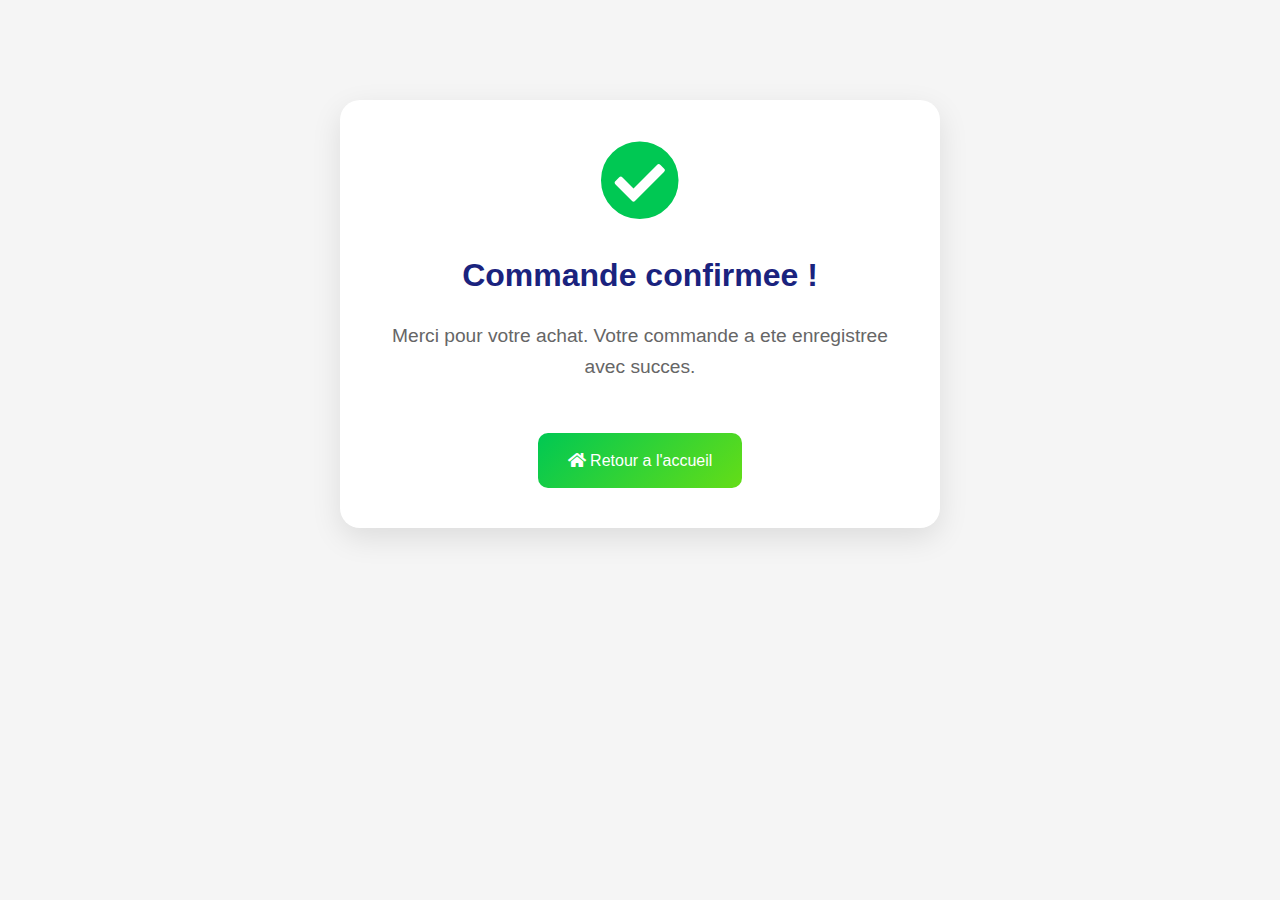
<file: order-confirmation.html>
<!DOCTYPE html>
<html lang="fr">
<head>
    <meta charset="UTF-8">
    <meta name="viewport" content="width=device-width, initial-scale=1.0">
    <title>Confirmation de commande - GameStore</title>
    <link rel="stylesheet" href="style.css?v=20260303-6">
    <link rel="stylesheet" href="https://cdnjs.cloudflare.com/ajax/libs/font-awesome/5.15.4/css/all.min.css">
    <style>
        .confirmation-container {
            max-width: 600px;
            margin: 100px auto;
            padding: 40px;
            background-color: #fff;
            border-radius: 20px;
            box-shadow: 0 10px 30px rgba(0, 0, 0, 0.1);
            text-align: center;
        }

        .confirmation-header i {
            font-size: 5em;
            color: #00c853;
            margin-bottom: 30px;
            display: block;
        }

        .confirmation-header h1 {
            color: #1a237e;
            margin-bottom: 20px;
        }

        .confirmation-header p {
            color: #666;
            font-size: 1.2em;
            margin-bottom: 30px;
        }

        .back-home {
            display: inline-block;
            padding: 15px 30px;
            background: linear-gradient(135deg, #00c853, #64dd17);
            color: white;
            text-decoration: none;
            border-radius: 10px;
            transition: all 0.3s ease;
            margin-top: 20px;
        }

        .back-home:hover {
            transform: translateY(-2px);
            box-shadow: 0 5px 15px rgba(0, 200, 83, 0.3);
        }
    </style>
</head>
<body>
    <div class="confirmation-container">
        <div class="confirmation-header">
            <i class="fas fa-check-circle"></i>
            <h1>Commande confirmee !</h1>
            <p>Merci pour votre achat. Votre commande a ete enregistree avec succes.</p>
        </div>

        <a href="index.html" class="back-home">
            <i class="fas fa-home"></i> Retour a l'accueil
        </a>
    </div>

    
    </script>
    <script src="script.js?v=20260303-6"></script>
</body>

</html>
</file>
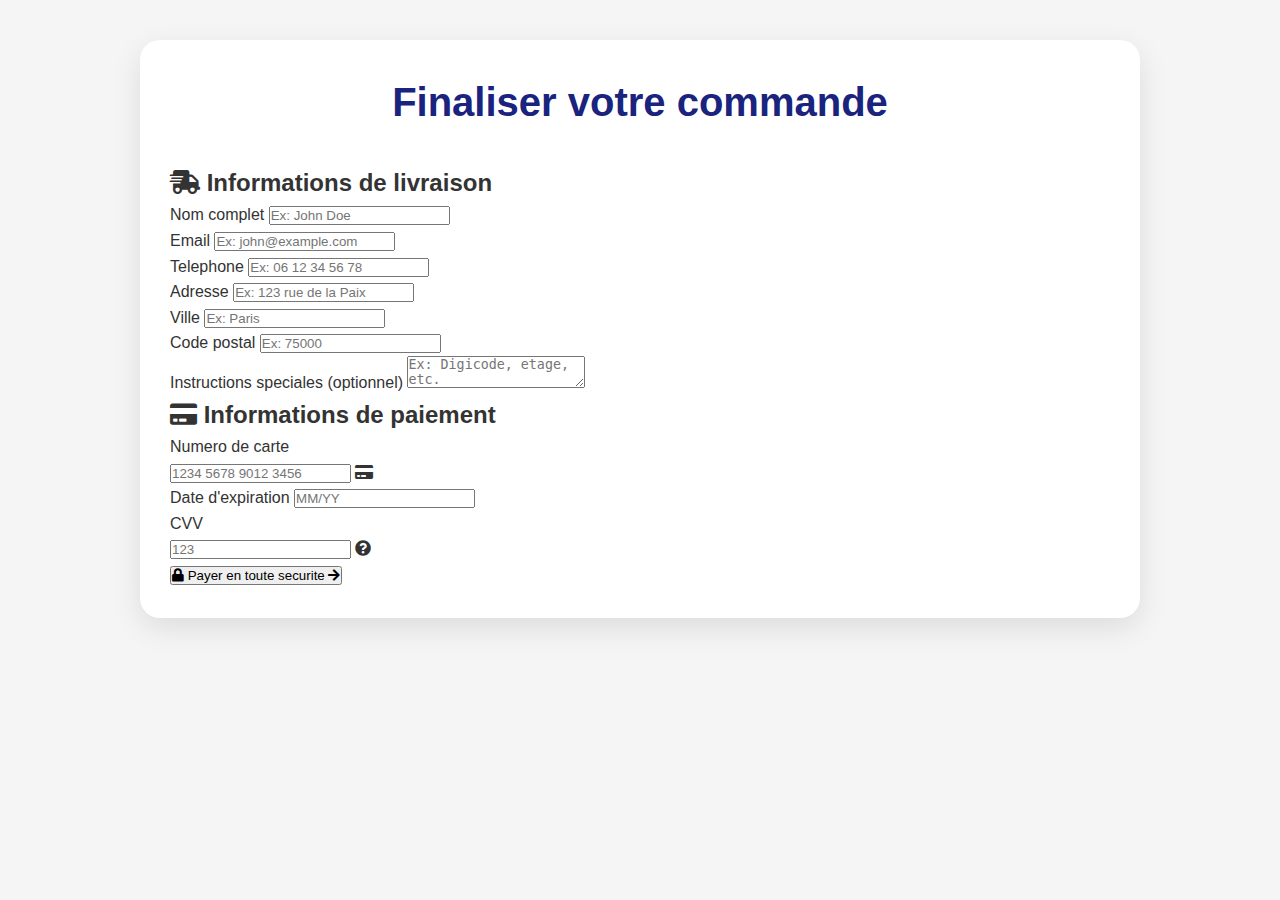
<file: payment.html>
﻿<!DOCTYPE html>
<html lang="fr">

<head>
    <meta charset="UTF-8">
    <meta name="viewport" content="width=device-width, initial-scale=1.0">
    <title>Paiement - GameStore</title>
    <link rel="stylesheet" href="style.css?v=20260303-6">
    <link rel="stylesheet" href="https://cdnjs.cloudflare.com/ajax/libs/font-awesome/5.15.4/css/all.min.css">
    <style>
        body {
            background-color: #f5f7fa;
            font-family: 'Segoe UI', Tahoma, Geneva, Verdana, sans-serif;
        }

        .payment-container {
            max-width: 1000px;
            margin: 40px auto;
            padding: 30px;
            background-color: #fff;
            border-radius: 20px;
            box-shadow: 0 10px 30px rgba(0, 0, 0, 0.1);
        }

        h1 {
            color: #1a237e;
            font-size: 2.5em;
            margin-bottom: 30px;
            text-align: center;
            font-weight: 600;
        }

        .payment-summary {
            background: linear-gradient(135deg, #1a237e 0%, #3949ab 100%);
            padding: 30px;
            border-radius: 15px;
            margin-bottom: 40px;
            color: white;
            box-shadow: 0 5px 15px rgba(0, 0, 0, 0.2);
        }

        .payment-summary h2 {
            color: white;

            .payment-form {
                display: grid;
                gap: 30px;
            }

            .form-section {
                background: white;
                padding: 30px;
                border-radius: 15px;
                box-shadow: 0 5px 15px rgba(0, 0, 0, 0.05);
            }

            .form-group {
                display: grid;
                gap: 10px;
                margin-bottom: 20px;
            }

            .form-row {
                display: grid;
                grid-template-columns: 1fr 1fr;
                gap: 30px;
            }

            .payment-form h2 {
                color: #1a237e;
                font-size: 1.8em;
                margin-bottom: 25px;
                border-bottom: 3px solid #e8eaf6;
                padding-bottom: 15px;
            }

            .payment-form label {
                font-weight: 500;
                color: #3949ab;
                font-size: 1.1em;
            }

            .payment-form input,
            .payment-form textarea {
                width: 100%;
                padding: 15px;
                border: 2px solid #e8eaf6;
                border-radius: 10px;
                font-size: 1em;
                transition: all 0.3s ease;
                background: white;
            }

            .payment-form input:focus,
            .payment-form textarea:focus {
                border-color: #2196F3;
                box-shadow: 0 0 0 3px rgba(33, 150, 243, 0.1);
                outline: none;
            }

            .payment-form textarea {
                resize: vertical;
                min-height: 100px;
            }

            .card-input-wrapper,
            .cvv-input-wrapper {
                position: relative;
            }

            .card-input-wrapper i,
            .cvv-input-wrapper i {
                position: absolute;
                right: 12px;
                top: 50%;
                transform: translateY(-50%);
                color: #2196F3;
                font-size: 1.2em;
            }

            .submit-button {
                background: linear-gradient(135deg, #00c853, #64dd17);
                color: white;
                border: none;
                padding: 20px 40px;
                border-radius: 15px;
                font-size: 1.3em;
                cursor: pointer;
                transition: all 0.4s cubic-bezier(0.4, 0, 0.2, 1);
                margin-top: 40px;
                width: 100%;
                position: relative;
                overflow: hidden;
                box-shadow: 0 8px 25px rgba(0, 200, 83, 0.3);
            }

            .submit-button::before {
                content: '';
                position: absolute;
                top: 0;
                left: 0;
                width: 100%;
                height: 100%;
                background: linear-gradient(135deg, rgba(255, 255, 255, 0.2), rgba(255, 255, 255, 0));
                transform: translateX(-100%) rotate(45deg);
                transition: transform 0.6s;
            }

            .submit-button .button-content {
                display: flex;
                align-items: center;
                justify-content: center;
                gap: 15px;
                position: relative;
                z-index: 1;
            }

            .submit-button .button-text {
                font-weight: 700;
                letter-spacing: 1px;
                text-transform: uppercase;
            }

            .submit-button i {
                font-size: 1.2em;
                transition: all 0.4s ease;
            }

            .submit-button i.fa-lock {
                background: rgba(255, 255, 255, 0.2);
                padding: 8px;
                border-radius: 50%;
            }

            .submit-button:hover {
                background: linear-gradient(135deg, #00e676, #76ff03);
                box-shadow: 0 12px 30px rgba(0, 200, 83, 0.4);
                transform: translateY(-3px);
            }

            .submit-button:hover::before {
                transform: translateX(100%) rotate(45deg);
            }

            .submit-button:hover i.fa-arrow-right {
                transform: translateX(8px);
            }

            .submit-button:hover i.fa-lock {
                transform: rotate(-10deg);
            }

            .submit-button:active {
                transform: translateY(1px);
                box-shadow: 0 5px 15px rgba(0, 200, 83, 0.3);
            }

            @keyframes pulse {
                0% {
                    transform: scale(1);
                }

                50% {
                    transform: scale(1.05);
                }

                100% {
                    transform: scale(1);
                }
            }

            .submit-button:not(:disabled) {
                animation: pulse 2s infinite;
            }


            /* Animation pour le spinner */
            @keyframes spin {
                0% {
                    transform: rotate(0deg);
                }

                100% {
                    transform: rotate(360deg);
                }
            }

            .fa-spinner {
                animation: spin 1s linear infinite;
            }

            .card-input-wrapper,
            .cvv-input-wrapper {
                position: relative;
                display: flex;
                align-items: center;
            }

            .card-input-wrapper .card-icon {
                position: absolute;
                left: 12px;
                color: #3949ab;
            }

            .card-input-wrapper input {
                padding-left: 45px;
            }

            .cvv-help {
                position: absolute;
                right: 12px;
                color: #3949ab;
                cursor: help;
            }

            .cvv-input-wrapper input {
                padding-right: 35px;
            }
        }
    </style>
    <link rel="stylesheet" href="style.css?v=20260303-6" id="theme-override">
</head>

<body>
    <div class="payment-container">
        <h1>Finaliser votre commande</h1>

        <form id="paymentForm" class="payment-form">
            <div class="form-section">
                <h2><i class="fas fa-shipping-fast"></i> Informations de livraison</h2>
                <div class="form-group">
                    <label>Nom complet</label>
                    <input type="text" id="fullName" required placeholder="Ex: John Doe">
                </div>

                <div class="form-group">
                    <label>Email</label>
                    <input type="email" id="email" required placeholder="Ex: john@example.com">
                </div>

                <div class="form-group">
                    <label>Telephone</label>
                    <input type="tel" id="phone" required placeholder="Ex: 06 12 34 56 78">
                </div>

                <div class="form-group">
                    <label>Adresse</label>
                    <input type="text" id="address" required placeholder="Ex: 123 rue de la Paix">
                </div>

                <div class="form-group">
                    <label>Ville</label>
                    <input type="text" id="city" required placeholder="Ex: Paris">
                </div>

                <div class="form-group">
                    <label>Code postal</label>
                    <input type="text" id="zipCode" required placeholder="Ex: 75000">
                </div>

                <div class="form-group">
                    <label>Instructions speciales (optionnel)</label>
                    <textarea id="instructions" placeholder="Ex: Digicode, etage, etc."></textarea>
                </div>
            </div>

            <div class="form-section">
                <h2><i class="fas fa-credit-card"></i> Informations de paiement</h2>
                <div class="form-group">
                    <label>Numero de carte</label>
                    <div class="card-input-wrapper">
                        <input type="text" id="cardNumber" required placeholder="1234 5678 9012 3456" maxlength="19">
                        <i class="fas fa-credit-card"></i>
                    </div>
                </div>

                <div class="form-row">
                    <div class="form-group half">
                        <label>Date d'expiration</label>
                        <input type="text" id="expiryDate" required placeholder="MM/YY" maxlength="5">
                    </div>

                    <div class="form-group half">
                        <label>CVV</label>
                        <div class="cvv-input-wrapper">
                            <input type="text" id="cvv" required placeholder="123" maxlength="3">
                            <i class="fas fa-question-circle"
                                title="Le code de securite a 3 chiffres au dos de votre carte"></i>
                        </div>
                    </div>
                </div>
            </div>

            <button type="submit" class="submit-button">
                <span class="button-content">
                    <i class="fas fa-lock"></i>
                    <span class="button-text">Payer en toute securite</span>
                    <i class="fas fa-arrow-right"></i>
                </span>
            </button>
        </form>
    </div>

    <script>
        // Formater le numero de carte en groupes de 4 chiffres
        document.getElementById('cardNumber').addEventListener('input', function (e) {
            let value = e.target.value.replace(/\s+/g, '').replace(/[^0-9]/gi, '');
            let formattedValue = '';
            for (let i = 0; i < value.length; i++) {
                if (i > 0 && i % 4 === 0) {
                    formattedValue += ' ';
                }
                formattedValue += value[i];
            }
            e.target.value = formattedValue;
        });

        // Formater la date d'expiration
        document.getElementById('expiryDate').addEventListener('input', function (e) {
            let value = e.target.value.replace(/\s+/g, '').replace(/[^0-9]/gi, '');
            if (value.length > 2) {
                value = value.substr(0, 2) + '/' + value.substr(2);
            }
            e.target.value = value;
        });

        // Gerer la soumission du formulaire
        document.getElementById('paymentForm').addEventListener('submit', async function (e) {
            e.preventDefault();

            // Simuler le traitement du paiement
            const button = e.target.querySelector('button');
            button.disabled = true;
            button.innerHTML = '<i class="fas fa-spinner fa-spin"></i> Traitement en cours...';

            // Recuperer les infos du formulaire
            const orderInfo = {
                delivery: {
                    fullName: document.getElementById('fullName').value,
                    email: document.getElementById('email').value,
                    phone: document.getElementById('phone').value,
                    address: document.getElementById('address').value,
                    zipCode: document.getElementById('zipCode').value,
                    city: document.getElementById('city').value,
                    instructions: document.getElementById('instructions').value
                },
                payment: {
                    cardNumber: document.getElementById('cardNumber').value.replace(/\s/g, ''),
                    expiryDate: document.getElementById('expiryDate').value,
                    cvv: document.getElementById('cvv').value
                }
            };

            // Recuperer le panier depuis le localStorage
            let cart = [];
            try {
                const cartStr = localStorage.getItem('cart');
                if (cartStr) {
                    cart = JSON.parse(cartStr);
                }
            } catch (err) {
                cart = [];
            }

            // Construire le tableau items attendu par le backend
            const items = cart.map(item => ({
                product_name: item.name || item.product_name || '',
                product_price: parseFloat(item.price || item.product_price || 0),
                quantity: parseInt(item.quantity || 1),
                product_image: item.image || item.product_image || ''
            }));

            // Calculer le total_amount
            const total_amount = items.reduce((sum, item) => sum + (item.product_price * item.quantity), 0);

            // Simuler un delai de traitement
            await new Promise(resolve => setTimeout(resolve, 2000));

            try {
                // Creer la commande dans le backend
                // Recuperer le token d'authentification
                const token = localStorage.getItem('token');
                if (!token) {
                    alert('Vous devez etre connecte pour passer une commande.');
                    window.location.href = 'signin.html';
                    return;
                }

                // Recuperer les informations de l'utilisateur
               const userResponse = await fetch('https://gamestore-4wsy.onrender.com/api/users/me', {

                    headers: {
                        'Authorization': 'Bearer ' + token
                    }
                });

                if (!userResponse.ok) {
                    alert('Erreur lors de la recuperation des informations utilisateur');
                    return;
                }

                const userData = await userResponse.json();

                const response = await fetch('http://127.0.0.1:8000/api/orders', {
                    method: 'POST',
                    headers: {
                        'Content-Type': 'application/json',
                        'Authorization': 'Bearer ' + token
                    },
                    body: JSON.stringify({
                        user_id: userData.id, // Utilisation de l'ID de l'utilisateur connecte
                        total_amount: total_amount,
                        shipping_address: orderInfo.delivery.address,
                        shipping_city: orderInfo.delivery.city,
                        shipping_postal_code: orderInfo.delivery.zipCode,
                        phone_number: orderInfo.delivery.phone,
                        special_instructions: orderInfo.delivery.instructions,
                        items: items
                    })
                });

                if (!response.ok) {
                    let errorText = await response.text();
                    let errorMsg = 'Erreur lors de la creation de la commande.\n\n';
                    errorMsg += 'Status: ' + response.status + '\n';
                    errorMsg += 'Reponse: ' + errorText;
                    console.error('Reponse erreur backend:', response, errorText);
                    alert(errorMsg);
                    button.disabled = false;
                    button.innerHTML = '<i class="fas fa-lock"></i> Payer maintenant';
                    return;
                }

                // Nettoyer le panier apres succes
                localStorage.removeItem('cart');

                // Rediriger vers la page de confirmation
                window.location.href = 'order-confirmation.html';
            } catch (error) {
                console.error('Erreur:', error);
                alert('Erreur lors du paiement. Veuillez reessayer.');
                button.disabled = false;
                button.innerHTML = '<i class="fas fa-lock"></i> Payer maintenant';
            }
        });
    </script>
    <script src="script.js?v=20260303-6"></script>
</body>

</html>
</file>
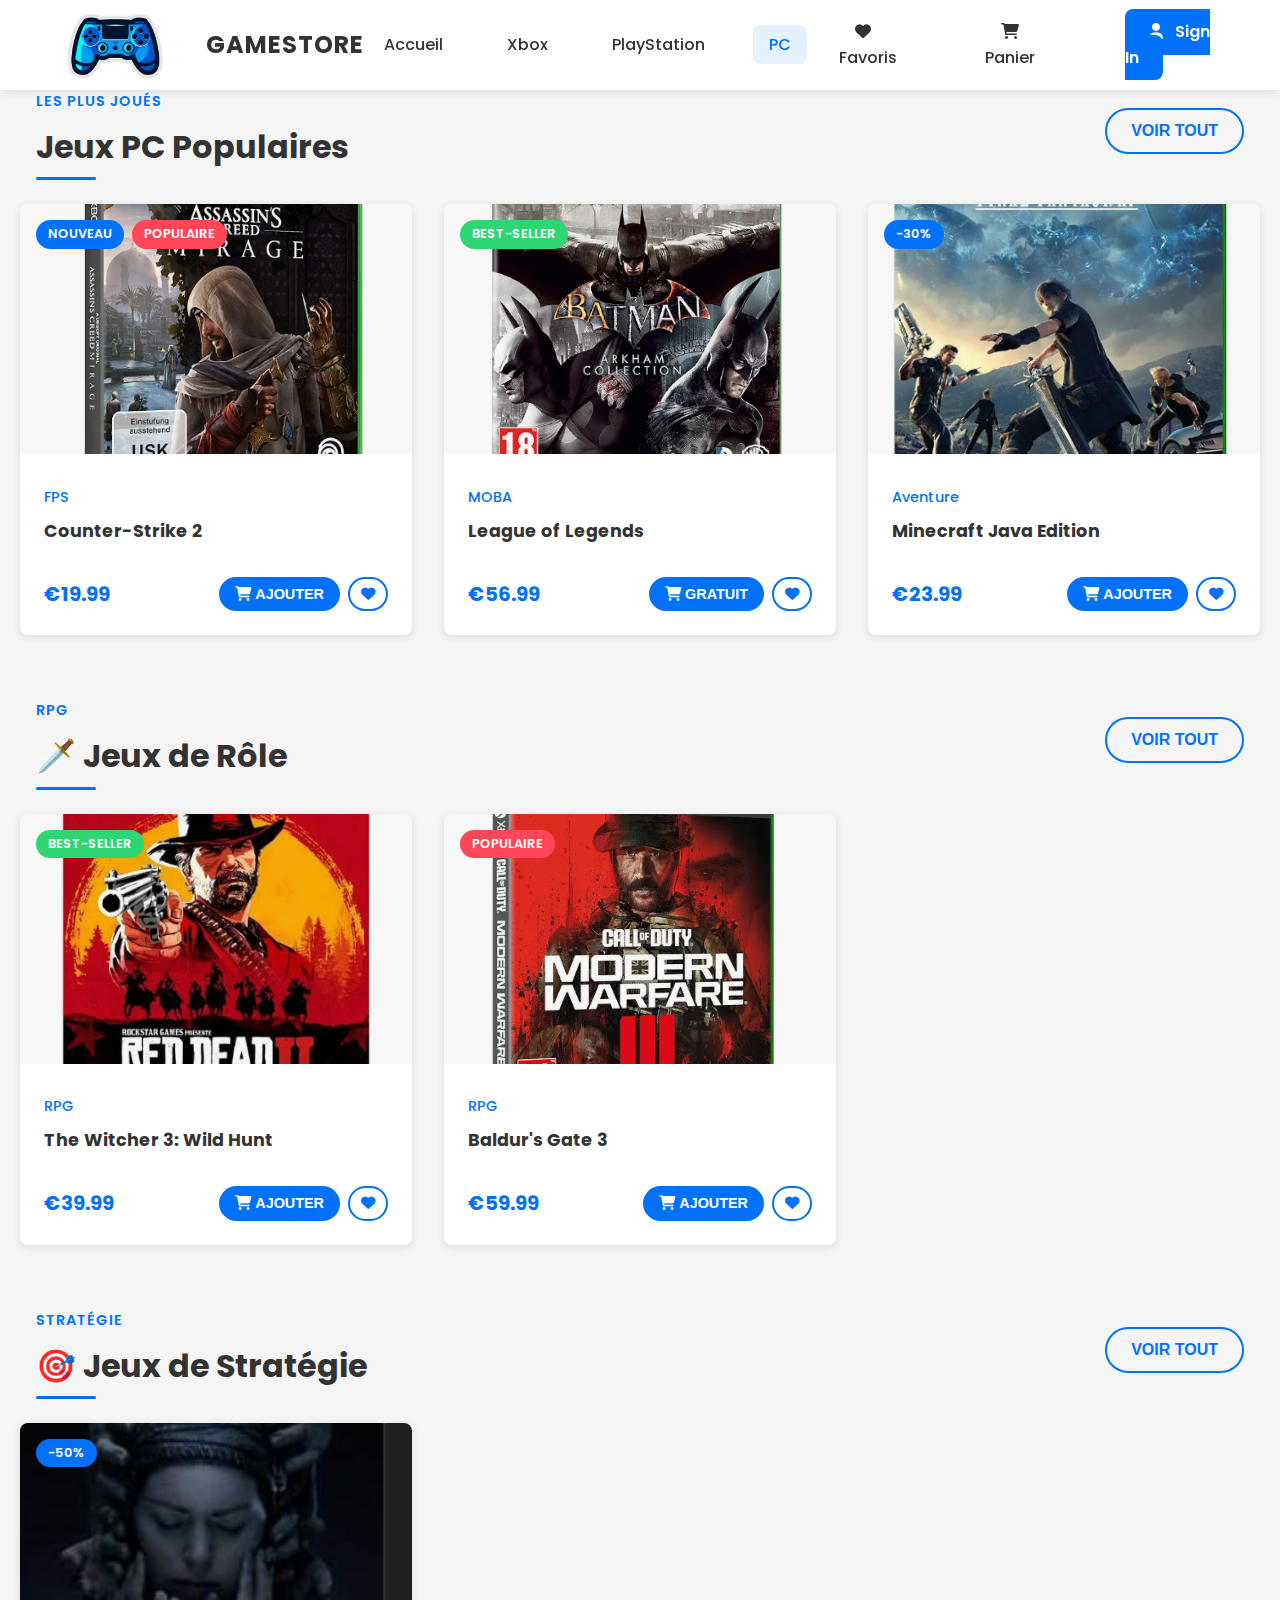
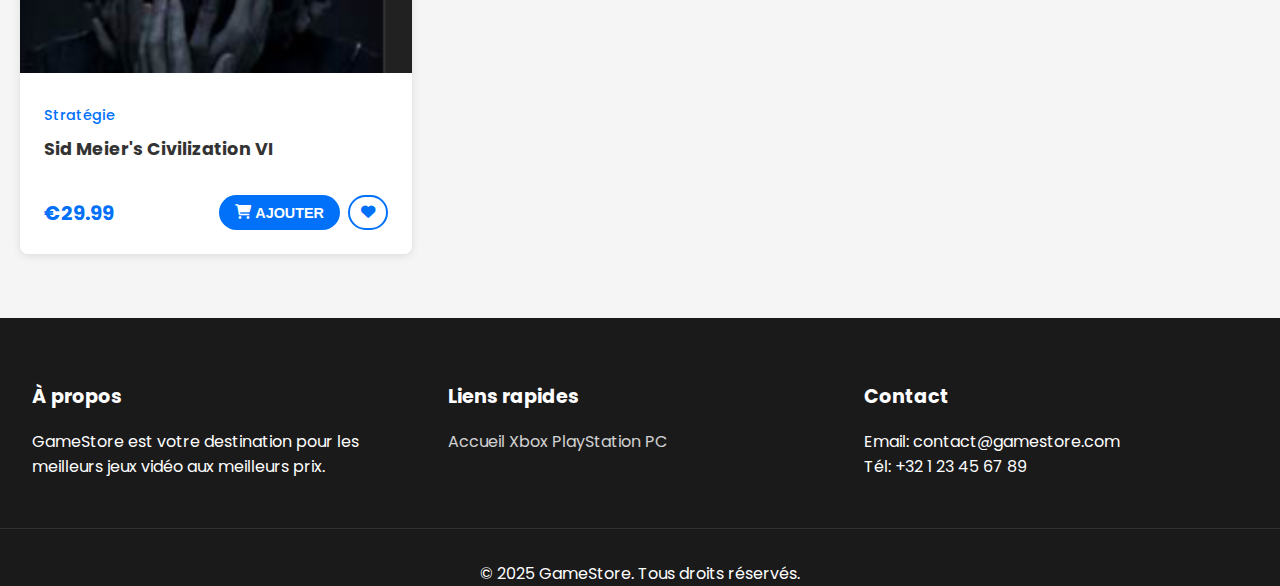
<file: pc-games.html>
<!DOCTYPE html>
<html lang="fr">
<head>
    <meta charset="UTF-8">
    <meta name="viewport" content="width=device-width, initial-scale=1.0">
    <title>Jeux PC - GameStore</title>
    <link rel="stylesheet" href="style.css">
    <link href="https://fonts.googleapis.com/css2?family=Poppins:wght@400;500;600;700&display=swap" rel="stylesheet">
    <link rel="stylesheet" href="https://cdnjs.cloudflare.com/ajax/libs/font-awesome/6.0.0/css/all.min.css">
</head>
<body>
    <!-- Header -->
    <div class="headerContainer">
        <div class="header">
            <a href="index.html" class="logo">
                <img src="logo.jpg.png" alt="GameStore Logo" class="logo-img">
                <span class="logo-text">GameStore</span>
            </a>
            <ul class="headerLinks">
                <li><a href="index.html">Accueil</a></li>
                <li><a href="xbox-games.html">Xbox</a></li>
                <li><a href="playstation-games.html">PlayStation</a></li>
                <li><a href="pc-games.html" class="active">PC</a></li>
                <li><a href="favorites.html"><i class="fas fa-heart"></i> Favoris</a></li>
                <li><a href="cart.html"><i class="fas fa-shopping-cart"></i> Panier</a></li>
                <li><a href="signin.html" class="signin-btn"><i class="fas fa-user"></i> Sign In</a></li>
            </ul>
        </div>
    </div>

    <!-- Main Content -->
    <main class="container">
         <!-- Toast Notification(ajouter panier) -->
<div id="toast" class="toast hidden">Ajouté au panier !</div>
        <!-- Most Played Section -->
        <section class="games-section">
            <div class="section-header">
                <div class="section-title">
                    <span class="section-tag">Les Plus Joués</span>
                    <h1>Jeux PC Populaires</h1>
                </div>
                <button class="btn outline">Voir tout</button>
            </div>

            <div class="games-grid">
                <!-- Game Card 1 -->
                <div class="card game-card">
                    <div class="cardImg">
                        <img src="XBOX11.jpg" alt="Counter-Strike 2">
                        <div class="card-badges">
                            <span class="badge new">Nouveau</span>
                            <span class="badge hot">Populaire</span>
                        </div>
                    </div>
                    <div class="cardInfo">
                        <p class="genre">FPS</p>
                        <h3 class="cardName">Counter-Strike 2</h3>
                        <div class="card-details">
                            <div class="price">€19.99</div>
                            <div class="card-actions">
                                <button class="btn addToCart">
                                    <i class="fas fa-shopping-cart"></i> Ajouter
                                </button>
                                <button class="btn outline addToFavorites">
                                    <i class="fas fa-heart"></i>
                                </button>
                            </div>
                        </div>
                    </div>
                </div>

                <!-- Game Card 2 -->
                <div class="card game-card">
                    <div class="cardImg">
                        <img src="XBOX12.jpg" alt="League of Legends">
                        <div class="card-badges">
                            <span class="badge bestseller">Best-seller</span>
                        </div>
                    </div>
                    <div class="cardInfo">
                        <p class="genre">MOBA</p>
                        <h3 class="cardName">League of Legends</h3>
                        <div class="card-details">
                            <div class="price">€56.99</div>
                            <div class="card-actions">
                                <button class="btn addToCart">
                                    <i class="fas fa-shopping-cart"></i> Gratuit
                                </button>
                                <button class="btn outline addToFavorites">
                                    <i class="fas fa-heart"></i>
                                </button>
                            </div>
                        </div>
                    </div>
                </div>

                <!-- Game Card 3 -->
                <div class="card game-card">
                    <div class="cardImg">
                        <img src="XBOX16.jpg" alt="Minecraft">
                        <div class="card-badges">
                            <span class="badge discount">-30%</span>
                        </div>
                    </div>
                    <div class="cardInfo">
                        <p class="genre">Aventure</p>
                        <h3 class="cardName">Minecraft Java Edition</h3>
                        <div class="card-details">
                            <div class="price">€23.99</div>
                            <div class="card-actions">
                                <button class="btn addToCart">
                                    <i class="fas fa-shopping-cart"></i> Ajouter
                                </button>
                                <button class="btn outline addToFavorites">
                                    <i class="fas fa-heart"></i>
                                </button>
                            </div>
                        </div>
                    </div>
                </div>
            </div>
        </section>

        <!-- RPG Games Section -->
        <section class="games-section">
            <div class="section-header">
                <div class="section-title">
                    <span class="section-tag">RPG</span>
                    <h2>🗡️ Jeux de Rôle</h2>
                </div>
                <button class="btn outline">Voir tout</button>
            </div>

            <div class="games-grid">
                <!-- Game Card 1 -->
                <div class="card game-card">
                    <div class="cardImg">
                        <img src="XBOX9.jpg" alt="The Witcher 3">
                        <div class="card-badges">
                            <span class="badge bestseller">Best-seller</span>
                        </div>
                    </div>
                    <div class="cardInfo">
                        <p class="genre">RPG</p>
                        <h3 class="cardName">The Witcher 3: Wild Hunt</h3>
                        <div class="card-details">
                            <div class="price">€39.99</div>
                            <div class="card-actions">
                                <button class="btn addToCart">
                                    <i class="fas fa-shopping-cart"></i> Ajouter
                                </button>
                                <button class="btn outline addToFavorites">
                                    <i class="fas fa-heart"></i>
                                </button>
                            </div>
                        </div>
                    </div>
                </div>

                <!-- Game Card 2 -->
                <div class="card game-card">
                    <div class="cardImg">
                        <img src="XBOX8.jpg" alt="Baldur's Gate 3">
                        <div class="card-badges">
                            <span class="badge hot">Populaire</span>
                        </div>
                    </div>
                    <div class="cardInfo">
                        <p class="genre">RPG</p>
                        <h3 class="cardName">Baldur's Gate 3</h3>
                        <div class="card-details">
                            <div class="price">€59.99</div>
                            <div class="card-actions">
                                <button class="btn addToCart">
                                    <i class="fas fa-shopping-cart"></i> Ajouter
                                </button>
                                <button class="btn outline addToFavorites">
                                    <i class="fas fa-heart"></i>
                                </button>
                            </div>
                        </div>
                    </div>
                </div>
            </div>
        </section>

        <!-- Strategy Games Section -->
        <section class="games-section">
            <div class="section-header">
                <div class="section-title">
                    <span class="section-tag">Stratégie</span>
                    <h2>🎯 Jeux de Stratégie</h2>
                </div>
                <button class="btn outline">Voir tout</button>
            </div>

            <div class="games-grid">
                <!-- Game Card 1 -->
                <div class="card game-card">
                    <div class="cardImg">
                        <img src="XBOX7.jpg" alt="Civilization VI">
                        <div class="card-badges">
                            <span class="badge discount">-50%</span>
                        </div>
                    </div>
                    <div class="cardInfo">
                        <p class="genre">Stratégie</p>
                        <h3 class="cardName">Sid Meier's Civilization VI</h3>
                        <div class="card-details">
                            <div class="price">€29.99</div>
                            <div class="card-actions">
                                <button class="btn addToCart">
                                    <i class="fas fa-shopping-cart"></i> Ajouter
                                </button>
                                <button class="btn outline addToFavorites">
                                    <i class="fas fa-heart"></i>
                                </button>
                            </div>
                        </div>
                    </div>
                </div>
            </div>
        </section>
    </main>

    <!-- Footer -->
    <footer class="footer">
        <div class="footerContent">
            <div class="footerSection">
                <h3>À propos</h3>
                <p>GameStore est votre destination pour les meilleurs jeux vidéo aux meilleurs prix.</p>
            </div>
            <div class="footerSection">
                <h3>Liens rapides</h3>
                <a href="index.html">Accueil</a>
                <a href="xbox-games.html">Xbox</a>
                <a href="playstation-games.html">PlayStation</a>
                <a href="pc-games.html">PC</a>
            </div>
            <div class="footerSection">
                <h3>Contact</h3>
                <p>Email: contact@gamestore.com</p>
                <p>Tél: +32 1 23 45 67 89</p>
            </div>
        </div>
        <div class="footerBottom">
            <p>&copy; 2025 GameStore. Tous droits réservés.</p>
        </div>
    </footer>

    <script src="script.js"></script>
</body>
</html>
</file>
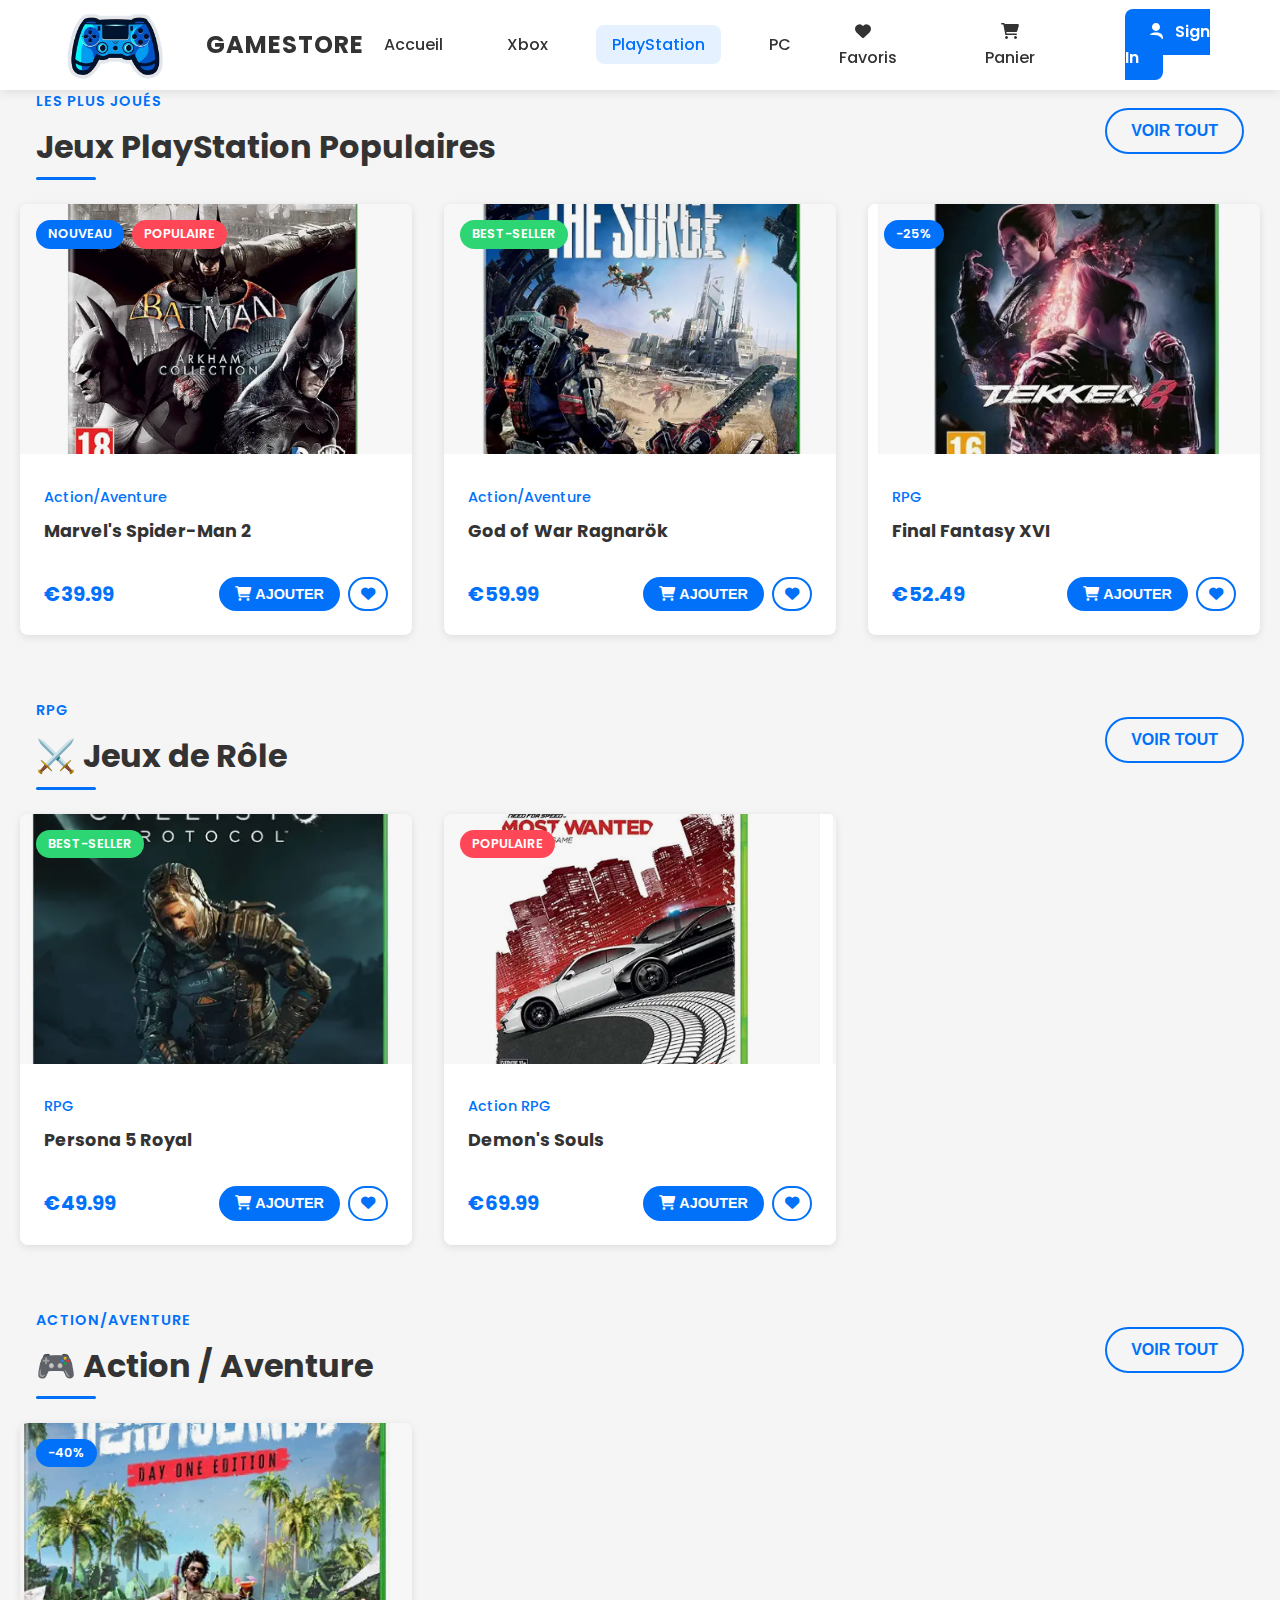
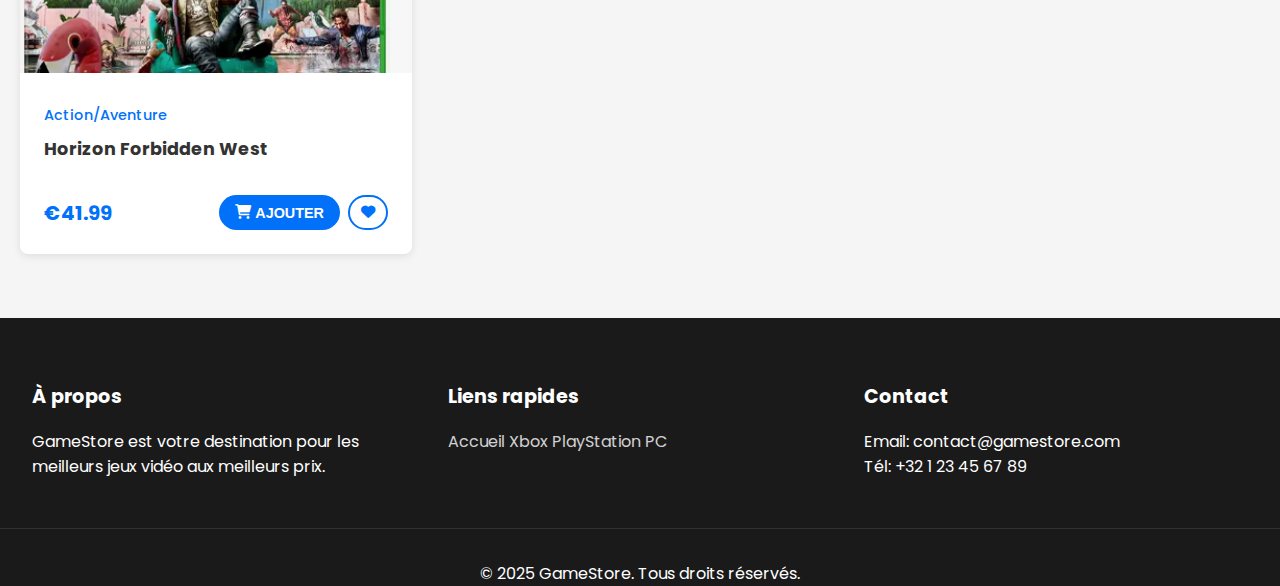
<file: playstation-games.html>
<!DOCTYPE html>
<html lang="fr">
<head>
    <meta charset="UTF-8">
    <meta name="viewport" content="width=device-width, initial-scale=1.0">
    <title>Jeux PlayStation - GameStore</title>
    <link rel="stylesheet" href="style.css">
    <link href="https://fonts.googleapis.com/css2?family=Poppins:wght@400;500;600;700&display=swap" rel="stylesheet">
    <link rel="stylesheet" href="https://cdnjs.cloudflare.com/ajax/libs/font-awesome/6.0.0/css/all.min.css">
</head>
<body>
    <!-- Header -->
    <div class="headerContainer">
        <div class="header">
            <a href="index.html" class="logo">
                <img src="logo.jpg.png" alt="GameStore Logo" class="logo-img">
                <span class="logo-text">GameStore</span>
            </a>
            <ul class="headerLinks">
                <li><a href="index.html">Accueil</a></li>
                <li><a href="xbox-games.html">Xbox</a></li>
                <li><a href="playstation-games.html" class="active">PlayStation</a></li>
                <li><a href="pc-games.html">PC</a></li>
                <li><a href="favorites.html"><i class="fas fa-heart"></i> Favoris</a></li>
                <li><a href="cart.html"><i class="fas fa-shopping-cart"></i> Panier</a></li>
                <li><a href="signin.html" class="signin-btn"><i class="fas fa-user"></i> Sign In</a></li>
            </ul>
        </div>
    </div>

    <!-- Main Content -->
    <main class="container">
        <!-- Most Played Section -->
        <section class="games-section">
            <div class="section-header">
                <div class="section-title">
                    <span class="section-tag">Les Plus Joués</span>
                    <h1>Jeux PlayStation Populaires</h1>
                </div>
                <button class="btn outline">Voir tout</button>
            </div>

            <div class="games-grid">
                <!-- Game Card 1 -->
                <div class="card game-card">
                    <div class="cardImg">
                        <img src="XBOX12.jpg" alt="Spider-Man 2">
                        <div class="card-badges">
                            <span class="badge new">Nouveau</span>
                            <span class="badge hot">Populaire</span>
                        </div>
                    </div>
                    <div class="cardInfo">
                        <p class="genre">Action/Aventure</p>
                        <h3 class="cardName">Marvel's Spider-Man 2</h3>
                        <div class="card-details">
                            <div class="price">€39.99</div>
                            <div class="card-actions">
                                <button class="btn addToCart">
                                    <i class="fas fa-shopping-cart"></i> Ajouter
                                </button>
                                <button class="btn outline addToFavorites">
                                    <i class="fas fa-heart"></i>
                                </button>
                            </div>
                        </div>
                    </div>
                </div>

                <!-- Game Card 2 -->
                <div class="card game-card">
                    <div class="cardImg">
                        <img src="XBOX13.jpg" alt="God of War Ragnarök">
                        <div class="card-badges">
                            <span class="badge bestseller">Best-seller</span>
                        </div>
                    </div>
                    <div class="cardInfo">
                        <p class="genre">Action/Aventure</p>
                        <h3 class="cardName">God of War Ragnarök</h3>
                        <div class="card-details">
                            <div class="price">€59.99</div>
                            <div class="card-actions">
                                <button class="btn addToCart">
                                    <i class="fas fa-shopping-cart"></i> Ajouter
                                </button>
                                <button class="btn outline addToFavorites">
                                    <i class="fas fa-heart"></i>
                                </button>
                            </div>
                        </div>
                    </div>
                </div>

                <!-- Game Card 3 -->
                <div class="card game-card">
                    <div class="cardImg">
                        <img src="XBOX14.jpg" alt="Final Fantasy XVI">
                        <div class="card-badges">
                            <span class="badge discount">-25%</span>
                        </div>
                    </div>
                    <div class="cardInfo">
                        <p class="genre">RPG</p>
                        <h3 class="cardName">Final Fantasy XVI</h3>
                        <div class="card-details">
                            <div class="price">€52.49</div>
                            <div class="card-actions">
                                <button class="btn addToCart">
                                    <i class="fas fa-shopping-cart"></i> Ajouter
                                </button>
                                <button class="btn outline addToFavorites">
                                    <i class="fas fa-heart"></i>
                                </button>
                            </div>
                        </div>
                    </div>
                </div>
            </div>
        </section>

        <!-- RPG Section -->
        <section class="games-section">
            <div class="section-header">
                <div class="section-title">
                    <span class="section-tag">RPG</span>
                    <h2>⚔️ Jeux de Rôle</h2>
                </div>
                <button class="btn outline">Voir tout</button>
            </div>

            <div class="games-grid">
                <!-- Game Card 1 -->
                <div class="card game-card">
                    <div class="cardImg">
                        <img src="XBOX10.jpg" alt="Persona 5 Royal">
                        <div class="card-badges">
                            <span class="badge bestseller">Best-seller</span>
                        </div>
                    </div>
                    <div class="cardInfo">
                        <p class="genre">RPG</p>
                        <h3 class="cardName">Persona 5 Royal</h3>
                        <div class="card-details">
                            <div class="price">€49.99</div>
                            <div class="card-actions">
                                <button class="btn addToCart">
                                    <i class="fas fa-shopping-cart"></i> Ajouter
                                </button>
                                <button class="btn outline addToFavorites">
                                    <i class="fas fa-heart"></i>
                                </button>
                            </div>
                        </div>
                    </div>
                </div>

                <!-- Game Card 2 -->
                <div class="card game-card">
                    <div class="cardImg">
                        <img src="XBOX5.jpg" alt="Demon's Souls">
                        <div class="card-badges">
                            <span class="badge hot">Populaire</span>
                        </div>
                    </div>
                    <div class="cardInfo">
                        <p class="genre">Action RPG</p>
                        <h3 class="cardName">Demon's Souls</h3>
                        <div class="card-details">
                            <div class="price">€69.99</div>
                            <div class="card-actions">
                                <button class="btn addToCart">
                                    <i class="fas fa-shopping-cart"></i> Ajouter
                                </button>
                                <button class="btn outline addToFavorites">
                                    <i class="fas fa-heart"></i>
                                </button>
                            </div>
                        </div>
                    </div>
                </div>
            </div>
        </section>

        <!-- Action/Adventure Section -->
        <section class="games-section">
            <div class="section-header">
                <div class="section-title">
                    <span class="section-tag">Action/Aventure</span>
                    <h2>🎮 Action / Aventure</h2>
                </div>
                <button class="btn outline">Voir tout</button>
            </div>

            <div class="games-grid">
                <!-- Game Card 1 -->
                <div class="card game-card">
                    <div class="cardImg">
                        <img src="XBOX18.jpg" alt="Horizon Forbidden West">
                        <div class="card-badges">
                            <span class="badge discount">-40%</span>
                        </div>
                    </div>
                    <div class="cardInfo">
                        <p class="genre">Action/Aventure</p>
                        <h3 class="cardName">Horizon Forbidden West</h3>
                        <div class="card-details">
                            <div class="price">€41.99</div>
                            <div class="card-actions">
                                <button class="btn addToCart">
                                    <i class="fas fa-shopping-cart"></i> Ajouter
                                </button>
                                <button class="btn outline addToFavorites">
                                    <i class="fas fa-heart"></i>
                                </button>
                            </div>
                        </div>
                    </div>
                </div>
            </div>
        </section>
    </main>

    <!-- Footer -->
    <footer class="footer">
        <div class="footerContent">
            <div class="footerSection">
                <h3>À propos</h3>
                <p>GameStore est votre destination pour les meilleurs jeux vidéo aux meilleurs prix.</p>
            </div>
            <div class="footerSection">
                <h3>Liens rapides</h3>
                <a href="index.html">Accueil</a>
                <a href="xbox-games.html">Xbox</a>
                <a href="playstation-games.html">PlayStation</a>
                <a href="pc-games.html">PC</a>
            </div>
            <div class="footerSection">
                <h3>Contact</h3>
                <p>Email: contact@gamestore.com</p>
                <p>Tél: +32 1 23 45 67 89</p>
            </div>
        </div>
        <div class="footerBottom">
            <p>&copy; 2025 GameStore. Tous droits réservés.</p>
        </div>
    </footer>

    <script src="script.js"></script>
</body>
</html>
</file>
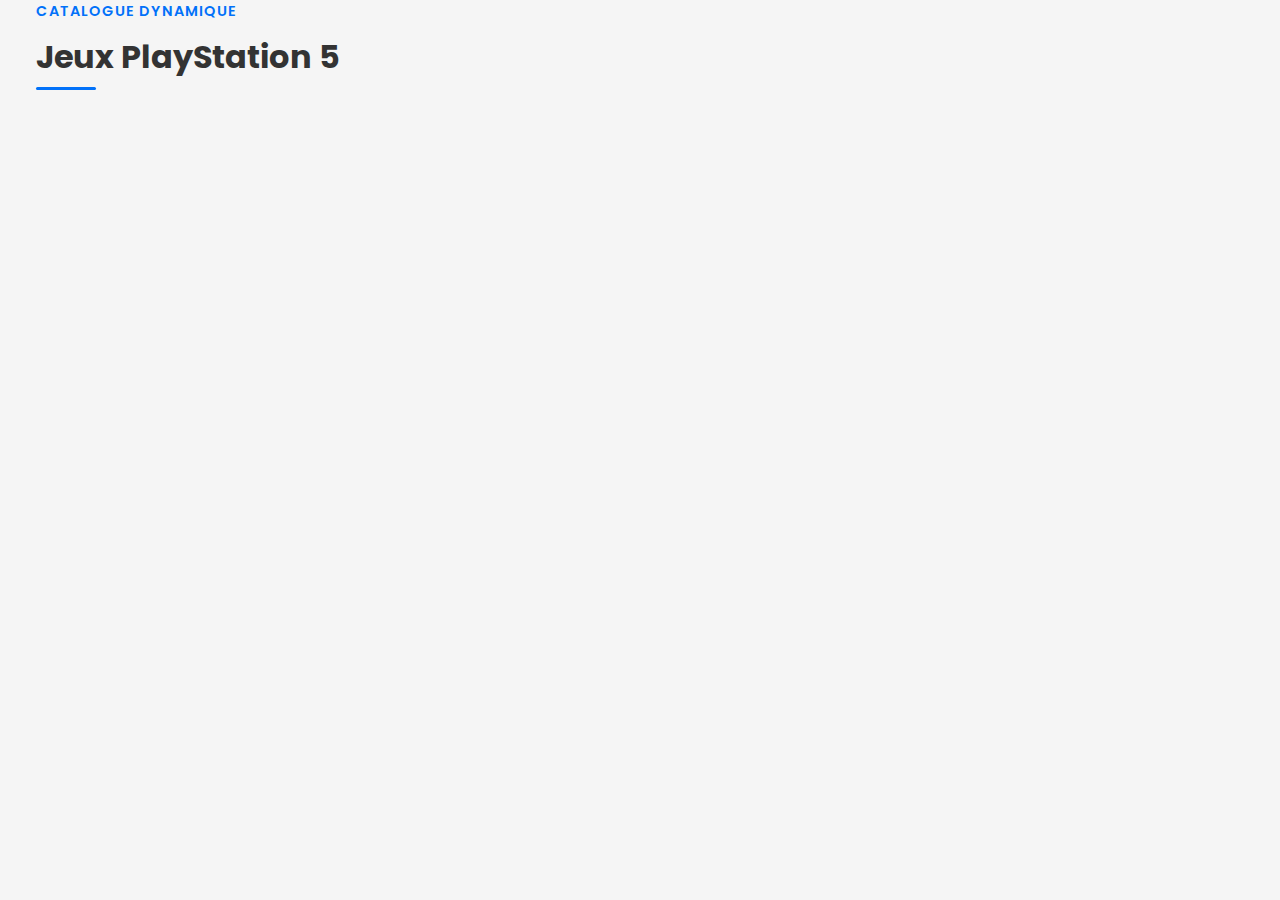
<file: playstation5-games.html>
<!DOCTYPE html>
<html lang="fr">
<head>
    <meta charset="UTF-8">
    <meta name="viewport" content="width=device-width, initial-scale=1.0">
    <title>Jeux PlayStation 5 - GameStore</title>
    <link rel="stylesheet" href="style.css?v=20260303-6">
    <link href="https://fonts.googleapis.com/css2?family=Poppins:wght@400;500;600;700&display=swap" rel="stylesheet">
    <link rel="stylesheet" href="https://cdnjs.cloudflare.com/ajax/libs/font-awesome/6.0.0/css/all.min.css">
</head>
<body data-platform="ps5">

    <main class="container">
        <section class="games-section">
            <div class="section-header">
                <div class="section-title">
                    <span class="section-tag">Catalogue dynamique</span>
                    <h1>Jeux PlayStation 5</h1>
                </div>
            </div>
            <div id="platformGamesContainer" class="games-grid"></div>
        </section>
    </main>

    <script src="script.js?v=20260303-6"></script>
</body>
</html>
</file>
<file: FRONTend/style.css>
﻿/* Couleurs et styles rÃ©utilisables */
:root {
  --primary-color: #0b5fff; /* Couleur principale */
  --primary-dark: #003bb3; /* Version foncÃ©e */
  --secondary-color: #0ea5e9;
  --secondary-dark: #0a7ab8;
  --text-color: #111827;
  --light-text: #FFFFFF;
  --background-light: #eef2ff;
  --border-radius: 8px;
  --card-shadow: 0 10px 24px rgba(2, 6, 23, 0.08);
  --transition: all 0.3s ease;
  --accent-color: #f97316; /* Pour les Ã©lÃ©ments importants */
}

/* RÃ¨gles de base pour tous les Ã©lÃ©ments */
*, *::before, *::after {
  box-sizing: border-box;
  margin: 0;
  padding: 0;
}

body {
  font-family: 'Poppins', sans-serif;
  line-height: 1.6;
  color: var(--text-color);
  background: radial-gradient(circle at 20% 20%, #ffffff 0%, #eef2ff 55%, #e0ecff 100%);
}

img {
  max-width: 100%;
  height: auto;
}

/* Structure principale de la page */
.container {
  max-width: 1300px;
  margin: 0 auto;
  padding: 0 20px;
}

/* Style du logo */
.logo {
    display: flex;
    align-items: center;
    text-decoration: none;
    padding: 0.5rem;
}

.logo-img {
    width: 60px;
    height: 60px;
    border-radius: 50%;
    object-fit: cover;
    transition: transform 0.3s ease;
}

.logo:hover .logo-img {
    transform: scale(1.05);
}

/* Header Navigation */
.headerContainer {
    background: rgba(255, 255, 255, 0.92);
    backdrop-filter: blur(8px);
    box-shadow: 0 8px 30px rgba(15, 23, 42, 0.08);
    position: sticky;
    top: 0;
    z-index: 1000;
    width: 100%;
}

.header {
    max-width: 1400px;
    margin: 0 auto;
    padding: 0.5rem 2rem;
    display: flex;
    justify-content: space-between;
    align-items: center;
    gap: 2rem;
}

/* Logo styling */
.logo {
    flex: 0 0 auto;
}

.logo img {
    width: 60px;
    height: 60px;
    border-radius: 50%;
    object-fit: cover;
    transition: transform 0.2s ease;
}

.logo img:hover {
    transform: scale(1.05);
}

/* Menu de navigation */
.headerLinks {
    max-width: 500px !important;
    flex: 1;
    display: flex;
    align-items: center;
    justify-content: flex-end;
    gap: 1rem;
    list-style: none;
    margin: 0;
    padding: 0;
}

.headerLinks li a {
    color: var(--text-color);
    text-decoration: none;
    font-size: 0.9rem;
    font-weight: 500;
    padding: 0.7rem 1.2rem;
    border-radius: 6px;
    transition: all 0.2s ease;
    white-space: nowrap;
    display: flex;
    align-items: center;
    gap: 0.5rem;
    min-width: fit-content;
}

.headerLinks li a i {
    font-size: 1rem;
}

.headerLinks li a:hover {
    background-color: var(--primary-color);
    color: white;
}

/* Boutons panier et favoris */
.headerLinks li a[href="favorites.html"],
.headerLinks li a[href="cart.html"] {
    background-color: rgba(1, 113, 249, 0.1);
    color: var(--primary-color);
}

/* Boutons Ã€ propos et Contact */
.headerLinks li a[href="about-us.html"],
.headerLinks li a[href="contact-us.html"] {
    background-color: rgba(1, 113, 249, 0.1);
    color: var(--primary-color);
}

/* Bouton de connexion */
.headerLinks li a.signin-btn {
    background-color: var(--primary-color);
    color: var(--light-text);
    padding: 0.7rem 1.5rem !important;
    border-radius: 6px;
    margin-left: 1rem;
}

/* Animations au passage de la souris */
.headerLinks li a:hover {
    background-color: var(--primary-color);
    color: var(--light-text);
    transform: translateY(-2px);
}

.headerLinks li a.signin-btn:hover {
    background-color: var(--primary-dark);
}

/* Taille des icÃ´nes */
.headerLinks li a i {
    font-size: 1rem;
    margin-right: 0.3rem;
}

/* Espacement des Ã©lÃ©ments du menu */
.headerLinks li {
    margin: 0 0.2rem;
}

/* Responsive Design */
@media (max-width: 1200px) {
    .header {
        padding: 0.5rem 1rem;
    }
    
    .headerLinks {
        gap: 0.5rem;
    }
    
    .headerLinks li a {
        padding: 0.5rem 0.8rem;
        font-size: 0.85rem;
    }
}

@media (max-width: 1024px) {
    .header {
        padding: 0 1rem;
    }
    
    .headerLinks {
        gap: 1rem;
    }
    
    .headerLinks li a {
        padding: 0.4rem 0.7rem;
        font-size: 0.95rem;
    }
}

@media (max-width: 768px) {
    .header {
        flex-direction: column;
        height: auto;
        padding: 1rem;
    }
    
    .headerLinks {
        flex-wrap: wrap;
        justify-content: center;
        gap: 0.5rem;
        margin-top: 1rem;
    }
    
    .headerLinks li a {
        padding: 0.5rem;
    }
    
    .signin-btn {
        margin-left: 0;
    }
}

.cartBtn,
.favoritesBtn {
  position: relative;
  display: flex;
  align-items: center;
  gap: 0.5rem;
  padding: 0.5rem 1rem;
  font-size: 1rem;
  color: var(--text-color);
  transition: var(--transition);
}

.cartBtn:hover,
.favoritesBtn:hover {
  color: var(--primary-color);
}

.cartCount,
.favCount {
  position: absolute;
  top: -8px;
  right: -8px;
  background-color: var(--primary-color);
  color: white;
  width: 20px;
  height: 20px;
  border-radius: 50%;
  display: flex;
  align-items: center;
  justify-content: center;
  font-size: 0.75rem;
  font-weight: 600;
}

/* Boutons */
.btn {
  display: inline-flex;
  align-items: center;
  justify-content: center;
  padding: 0.75rem 1.5rem;
  border-radius: 14px;
  border: none;
  font-weight: 600;
  font-size: 1rem;
  text-transform: none;
  cursor: pointer;
  transition: var(--transition);
  background: linear-gradient(135deg, var(--primary-color), var(--secondary-color));
  color: var(--light-text);
  position: relative;
  overflow: hidden;
}

.btn::after {
  content: '';
  position: absolute;
  top: 50%;
  left: 50%;
  width: 0;
  height: 0;
  background: rgba(255, 255, 255, 0.2);
  border-radius: 50%;
  transform: translate(-50%, -50%);
  transition: width 0.6s ease, height 0.6s ease;
}

.btn:active::after {
  width: 200px;
  height: 200px;
  opacity: 0;
}

.btn.adding {
  pointer-events: none;
  animation: adding 1s infinite;
}

@keyframes adding {
  0% {
    transform: scale(1);
  }
  50% {
    transform: scale(0.95);
  }
  100% {
    transform: scale(1);
  }
}

.btn.outline.adding {
  animation: outlineAdding 1s infinite;
}

@keyframes outlineAdding {
  0% {
    border-color: var(--primary-color);
  }
  50% {
    border-color: var(--secondary-color);
  }
  100% {
    border-color: var(--primary-color);
  }
}

.btn:hover {
  background: linear-gradient(135deg, var(--primary-dark), var(--secondary-dark));
  transform: translateY(-2px);
}

.btn.outline {
  background-color: transparent;
  border: 2px solid var(--secondary-color);
  color: var(--secondary-color);
}

.btn.outline:hover {
  background: linear-gradient(135deg, var(--primary-color), var(--secondary-color));
  color: var(--light-text);
}

/* Hero Section */
.heroSection {
  background: linear-gradient(120deg, #0b5fff 0%, #0ea5e9 60%, #22d3ee 100%);
  padding: 4rem 0;
  border-radius: 0 0 42px 42px;
  box-shadow: 0 20px 40px rgba(14, 70, 180, 0.24);
  margin-bottom: 4rem;
}

.heroContent {
  display: flex;
  align-items: center;
  gap: 4rem;
  max-width: 1300px;
  margin: 0 auto;
  padding: 0 2rem;
}

.leftSide {
  flex: 1;
  color: var(--light-text);
}

.welcome {
  font-size: 1.25rem;
  margin-bottom: 1rem;
  display: block;
}

.slogan {
  font-size: 3.5rem;
  line-height: 1.2;
  margin-bottom: 1.5rem;
  font-weight: 700;
  text-transform: none;
}

.description {
  font-size: 1.1rem;
  margin-bottom: 2rem;
  opacity: 0.9;
}

.searchBar {
  position: relative;
  margin-top: 2rem;
}

.searchBar input {
  width: 100%;
  max-width: 500px;
  padding: 1rem 1.5rem;
  border-radius: 14px;
  border: none;
  font-size: 1rem;
  box-shadow: var(--card-shadow);
}

.searchBar .searchBtn {
  position: absolute;
  right: calc(100% - 480px);
  top: 50%;
  transform: translateY(-50%);
}

.imageContainer {
  flex: 1;
}

.imageContainer img {
  border-radius: var(--border-radius);
  box-shadow: var(--card-shadow);
}

/* Sections de jeux */
.games-section {
  margin-bottom: 4rem;
}

.section-header {
  display: flex;
  justify-content: space-between;
  align-items: center;
  margin-bottom: 2rem;
  padding: 0 1rem;
}

.section-title {
  display: flex;
  flex-direction: column;
  gap: 0.5rem;
}

.section-tag {
  font-size: 0.9rem;
  font-weight: 600;
  color: var(--accent-color);
  text-transform: none;
  letter-spacing: 1px;
}

.section-title h1,
.section-title h2 {
  font-size: 2rem;
  font-weight: 700;
  margin: 0;
  color: var(--text-color);
  position: relative;
}

.section-title h1::after,
.section-title h2::after {
  content: '';
  position: absolute;
  left: 0;
  bottom: -8px;
  width: 60px;
  height: 3px;
  background: var(--accent-color);
  border-radius: 2px;
}

.games-grid {
  display: grid;
  grid-template-columns: repeat(auto-fill, minmax(300px, 1fr));
  gap: 2rem;
}

/* Cartes de jeux */
.game-card {
  background: white;
  border-radius: var(--border-radius);
  overflow: hidden;
  box-shadow: var(--card-shadow);
  transition: var(--transition);
  position: relative;
  border: 1px solid #dbe7ff;
  animation: fadeInUp 0.6s ease-out;
}

@keyframes fadeInUp {
  from {
    opacity: 0;
    transform: translateY(20px);
  }
  to {
    opacity: 1;
    transform: translateY(0);
  }
}

.game-card:hover {
  transform: translateY(-5px);
  box-shadow: 0 8px 20px rgba(0, 0, 0, 0.15);
}

.cardImg {
  position: relative;
  overflow: hidden;
}

.cardImg img {
  width: 100%;
  height: 250px;
  object-fit: cover;
  transition: transform 0.3s ease;
}

.game-card:hover .cardImg img {
  transform: scale(1.05);
}

.card-badges {
  position: absolute;
  top: 1rem;
  left: 1rem;
  display: flex;
  gap: 0.5rem;
}

.badge {
  padding: 0.25rem 0.75rem;
  border-radius: 14px;
  font-size: 0.8rem;
  font-weight: 600;
  text-transform: none;
}

.badge.new {
  background-color: var(--primary-color);
  color: white;
}

.badge.hot {
  background-color: #ff4757;
  color: white;
}

.badge.bestseller {
  background-color: #2ed573;
  color: white;
}

.badge.discount {
  background-color: #0171F9; /* Remplacement direct */
  color: white;
}

.cardInfo {
  padding: 1.5rem;
}

.genre {
  color: var(--secondary-color);
  font-size: 0.9rem;
  font-weight: 500;
  margin-bottom: 0.5rem;
}

.cardName {
  font-size: 1.1rem;
  margin-bottom: 1rem;
  color: var(--text-color);
  min-height: 2.5em;
}

.card-details {
  display: flex;
  justify-content: space-between;
  align-items: center;
  gap: 1rem;
}

.price {
  font-size: 1.25rem;
  font-weight: 700;
  color: var(--primary-color);
}

.card-actions {
  display: flex;
  gap: 0.5rem;
}

.card-actions .btn {
  padding: 0.5rem 1rem;
  font-size: 0.9rem;
}

.card-actions .btn.outline {
  padding: 0.5rem;
  min-width: 40px;
}

.card-actions .btn i {
  margin-right: 0.25rem;
}

.card-actions .btn.outline i {
  margin-right: 0;
}

/* Categories Section */
.categories-section {
  padding: 40px 20px;
  max-width: 1200px;
  margin: 0 auto;
}

.categories-grid {
  display: grid;
  grid-template-columns: repeat(auto-fit, minmax(300px, 1fr));
  gap: 30px;
  margin-top: 30px;
}

.category-card {
  position: relative;
  border-radius: 10px;
  overflow: hidden;
  height: 200px;
  transition: transform 0.3s ease;
}

.category-card:hover {
  transform: translateY(-5px);
}

.category-card img {
  width: 100%;
  height: 100%;
  object-fit: cover;
}

.category-overlay {
  position: absolute;
  bottom: 0;
  left: 0;
  right: 0;
  background: linear-gradient(transparent, rgba(0, 0, 0, 0.8));
  color: white;
  padding: 20px;
}

.category-overlay h3 {
  font-size: 1.5em;
  margin-bottom: 10px;
}

.category-overlay p {
  display: flex;
  align-items: center;
  gap: 10px;
  opacity: 0.9;
}

.category-overlay i {
  transition: transform 0.3s ease;
}

.category-card:hover .category-overlay i {
  transform: translateX(5px);
}

/* Featured Games Section */
#featured {
  margin-bottom: 60px;
}

/* Sections spÃ©ciales */
.coming-soon .game-card {
    border: 2px solid var(--accent-color);
    background: linear-gradient(to bottom, rgba(1, 113, 249, 0.05), transparent);
}

.coming-soon .badge.coming-soon {
    background-color: var(--accent-color);
    color: white;
}

.release-date {
    color: var(--accent-color);
    font-size: 0.9rem;
    margin: 0.5rem 0;
    font-weight: 500;
}

.btn.preorder {
    background-color: var(--accent-color);
    color: white;
}

/* Grille des plateformes */
.platforms-section {
    padding: 4rem 0;
    background: linear-gradient(to bottom, #f5f5f5, white);
}

.platforms-grid {
    display: grid;
    grid-template-columns: repeat(auto-fit, minmax(300px, 1fr));
    gap: 2rem;
    padding: 2rem;
    max-width: 1200px;
    margin: 0 auto;
}

.platform-card {
    position: relative;
    border-radius: 15px;
    overflow: hidden;
    height: 250px;
    box-shadow: 0 4px 15px rgba(0, 0, 0, 0.1);
    transition: transform 0.3s ease, box-shadow 0.3s ease;
}

.platform-card:hover {
    transform: translateY(-5px);
    box-shadow: 0 8px 25px rgba(0, 0, 0, 0.15);
}

.platform-card img {
    width: 100%;
    height: 100%;
    object-fit: cover;
    transition: transform 0.3s ease;
}

.platform-card:hover img {
    transform: scale(1.05);
}

.platform-overlay {
    position: absolute;
    bottom: 0;
    left: 0;
    right: 0;
    padding: 2rem;
    background: linear-gradient(transparent, rgba(0, 0, 0, 0.8));
    color: white;
}

.platform-content h3 {
    font-size: 1.5rem;
    margin-bottom: 0.5rem;
    font-weight: 700;
}

.platform-content p {
    font-size: 0.9rem;
    opacity: 0.9;
    margin-bottom: 1rem;
}

.platform-cta {
    display: inline-flex;
    align-items: center;
    gap: 0.5rem;
    font-weight: 500;
    font-size: 0.9rem;
    color: var(--accent-color);
    transition: gap 0.3s ease;
}

.platform-card:hover .platform-cta {
    gap: 1rem;
}

/* Notifications Toast */
.toast {
  position: fixed;
  top: 20px;
  right: 20px;
  padding: 1rem 2rem;
  border-radius: var(--border-radius);
  background: white;
  box-shadow: 0 4px 12px rgba(0, 0, 0, 0.15);
  z-index: 1000;
  opacity: 0;
  transform: translateY(-20px);
  transition: all 0.3s ease;
}

.toast.success {
  background-color: #2ed573;
  color: white;
}

.toast.error {
  background-color: #ff4757;
  color: white;
}

.toast.info {
  background-color: #1e90ff;
  color: white;
}

/* Newsletter */
.newsletterSection {
  background-color: var(--primary-color);
  color: var(--light-text);
  padding: 4rem 0;
  text-align: center;
  margin: 4rem 0;
}

.newsletterContent {
  max-width: 600px;
  margin: 0 auto;
  padding: 0 2rem;
}

.newsletterForm {
  display: flex;
  gap: 1rem;
  margin-top: 2rem;
}

.newsletterForm input {
  flex: 1;
  padding: 1rem;
  border-radius: 14px;
  border: none;
}

/* Footer */
.footer {
  background-color: var(--text-color);
  color: var(--light-text);
  padding: 4rem 0 2rem;
}

.footerContent {
  display: grid;
  grid-template-columns: repeat(auto-fit, minmax(200px, 1fr));
  gap: 2rem;
  max-width: 1300px;
  margin: 0 auto;
  padding: 0 2rem;
}

.footerSection h3 {
  margin-bottom: 1rem;
  font-size: 1.2rem;
}

.footerSection a {
  color: var(--light-text);
  text-decoration: none;
  opacity: 0.8;
  transition: var(--transition);
}

.footerSection a:hover {
  opacity: 1;
}

.socialLinks {
  display: flex;
  gap: 1rem;
}

.footerBottom {
  text-align: center;
  margin-top: 3rem;
  padding-top: 2rem;
  border-top: 1px solid rgba(255, 255, 255, 0.1);
}

/* Page Panier */
.cart-page {
  padding: 2rem 0;
}

.cart-header {
  display: flex;
  justify-content: space-between;
  align-items: center;
  margin-bottom: 2rem;
}

.cart-header h1 {
  font-size: 2rem;
  display: flex;
  align-items: center;
  gap: 1rem;
  color: var(--text-color);
}

.cart-header h1 i {
  color: var(--primary-color);
}

.cart-content {
  display: grid;
  grid-template-columns: 1fr 350px;
  gap: 2rem;
  align-items: start;
}

.cart-items {
  background: white;
  border-radius: var(--border-radius);
  padding: 1.5rem;
  box-shadow: var(--card-shadow);
}

.cart-item {
  display: flex;
  align-items: center;
  padding: 1rem;
  border-bottom: 1px solid #eee;
  gap: 1.5rem;
}

.cart-item:last-child {
  border-bottom: none;
}

.cart-item img {
  width: 100px;
  height: 100px;
  object-fit: cover;
  border-radius: var(--border-radius);
}

.cart-item-info {
  flex: 1;
}

.cart-item-title {
  font-size: 1.1rem;
  font-weight: 600;
  margin-bottom: 0.5rem;
  color: var(--text-color);
}

.cart-item-price {
  font-size: 1.2rem;
  font-weight: 700;
  color: var(--primary-color);
}

.cart-item-quantity {
  display: flex;
  align-items: center;
  gap: 1rem;
  margin: 1rem 0;
}

.quantity-btn {
  background: none;
  border: 1px solid #ddd;
  width: 30px;
  height: 30px;
  border-radius: 50%;
  display: flex;
  align-items: center;
  justify-content: center;
  cursor: pointer;
  transition: var(--transition);
}

.quantity-btn:hover {
  background: var(--primary-color);
  color: white;
  border-color: var(--primary-color);
}

.cart-item-actions {
  display: flex;
  gap: 1rem;
}

.cart-summary {
  background: white;
  border-radius: var(--border-radius);
  padding: 1.5rem;
  box-shadow: var(--card-shadow);
  position: sticky;
  top: 100px;
}

.cart-summary h2 {
  font-size: 1.5rem;
  margin-bottom: 1.5rem;
  padding-bottom: 1rem;
  border-bottom: 2px solid #eee;
}

.summary-details {
  margin-bottom: 1.5rem;
}

.summary-row {
  display: flex;
  justify-content: space-between;
  padding: 0.75rem 0;
  color: var(--text-color);
}

.summary-row.total {
  font-size: 1.2rem;
  font-weight: 700;
  border-top: 2px solid #eee;
  margin-top: 0.5rem;
  padding-top: 1rem;
}

.checkout-btn {
  width: 100%;
  margin-top: 1rem;
  padding: 1rem;
  font-size: 1.1rem;
}

.checkout-btn i {
  margin-right: 0.5rem;
}

.empty-cart {
  text-align: center;
  padding: 4rem 2rem;
  background: white;
  border-radius: var(--border-radius);
  box-shadow: var(--card-shadow);
}

.empty-cart i {
  font-size: 4rem;
  color: var(--primary-color);
  margin-bottom: 1rem;
}

.empty-cart h2 {
  font-size: 1.5rem;
  margin-bottom: 1rem;
}

.empty-cart p {
  color: #666;
  margin-bottom: 2rem;
}

.empty-cart .btn {
  min-width: 200px;
}

.hidden {
  display: none;
}

/* Responsive pour les cartes */
@media (max-width: 768px) {
  .games-grid {
    grid-template-columns: repeat(auto-fill, minmax(250px, 1fr));
  }
  
  .section-header {
    flex-direction: column;
    align-items: flex-start;
    gap: 1rem;
  }
  
  .card-details {
    flex-direction: column;
    align-items: stretch;
  }
  
  .price {
    text-align: center;
    margin-bottom: 1rem;
  }
  
  .card-actions {
    justify-content: center;
  }
}

/* Responsive Design pour le Panier */
@media (max-width: 1024px) {
  .cart-content {
    grid-template-columns: 1fr;
  }
  
  .cart-summary {
    position: static;
    margin-top: 2rem;
  }
}

@media (max-width: 768px) {
  .cart-header {
    flex-direction: column;
    gap: 1rem;
    align-items: flex-start;
  }
  
  .cart-item {
    flex-direction: column;
    align-items: flex-start;
    text-align: center;
  }
  
  .cart-item img {
    width: 150px;
    height: 150px;
    margin: 0 auto;
  }
  
  .cart-item-actions {
    width: 100%;
    justify-content: center;
  }
}

/* Responsive Design */
@media (max-width: 1024px) {
  .heroContent {
    flex-direction: column;
  }
  
  .searchBar .searchBtn {
    position: static;
    width: 100%;
    margin-top: 1rem;
    transform: none;
  }
  
  .headerLinks {
    display: none;
  }
}

@media (max-width: 768px) {
  .header {
    padding: 0 1rem;
  }
  
  .slogan {
    font-size: 2.5rem;
  }
  
  .trendingGrid,
  .featuredGrid,
  .platformsGrid {
    grid-template-columns: 1fr;
  }
  
  .newsletterForm {
    flex-direction: column;
  }
}

/* Responsive Design pour les plateformes */
@media (max-width: 768px) {
    .platforms-grid {
        grid-template-columns: 1fr;
        padding: 1rem;
    }

    .platform-card {
        height: 200px;
    }
}

/* Page Favoris */
.main-container {
    max-width: 1200px;
    margin: 0 auto;
    padding: 2rem;
}

.page-header {
    text-align: center;
    margin-bottom: 3rem;
    padding: 2rem 0;
    border-bottom: 1px solid #eee;
}

.page-header h1 {
    font-size: 2.5rem;
    color: var(--text-color);
    margin-bottom: 1rem;
}

.page-header h1 i {
    color: var(--accent-color);
    margin-right: 1rem;
}

.page-header .subtitle {
    color: var(--secondary-color);
    font-size: 1.1rem;
}

.empty-state {
    text-align: center;
    padding: 4rem 2rem;
    background: #f9f9f9;
    border-radius: 15px;
    margin: 2rem auto;
    max-width: 600px;
}

.empty-state i {
    font-size: 4rem;
    color: var(--accent-color);
    margin-bottom: 1.5rem;
    opacity: 0.7;
}

.empty-state h2 {
    font-size: 1.8rem;
    color: var(--text-color);
    margin-bottom: 1rem;
}

.empty-state p {
    color: var(--secondary-color);
    margin-bottom: 2rem;
}

.empty-state .btn {
    font-size: 1.1rem;
    padding: 1rem 2rem;
}

/* Footer Styles */
.footer {
    background: #1a1a1a;
    color: white;
    padding: 4rem 0 0;
    margin-top: 4rem;
}

.footer-content {
    max-width: 1200px;
    margin: 0 auto;
    display: grid;
    grid-template-columns: repeat(auto-fit, minmax(250px, 1fr));
    gap: 3rem;
    padding: 0 2rem;
}

.footer-section h3 {
    font-size: 1.2rem;
    margin-bottom: 1.5rem;
    color: var(--accent-color);
}

.footer-section ul {
    list-style: none;
    padding: 0;
}

.footer-section ul li {
    margin-bottom: 0.8rem;
}

.footer-section ul li a {
    color: #fff;
    opacity: 0.8;
    text-decoration: none;
    transition: opacity 0.3s ease;
}

.footer-section ul li a:hover {
    opacity: 1;
}

.footer-section i {
    margin-right: 0.5rem;
    color: var(--accent-color);
}

.footer-bottom {
    text-align: center;
    padding: 2rem;
    margin-top: 4rem;
    background: rgba(0, 0, 0, 0.2);
}

/* Responsive Footer */
@media (max-width: 768px) {
    .footer-content {
        grid-template-columns: 1fr;
        text-align: center;
        gap: 2rem;
    }

    .footer-section {
        padding: 0 1rem;
    }
}

/* Favoris Container et Grid */
.favorites-container {
    max-width: 1200px;
    margin: 0 auto;
}

.favorites-container .games-grid {
    display: grid;
    grid-template-columns: repeat(auto-fill, minmax(280px, 1fr));
    gap: 2rem;
    padding: 1rem;
}

.favorites-container .game-card {
    background: white;
    border-radius: 15px;
    box-shadow: 0 4px 15px rgba(0, 0, 0, 0.1);
    overflow: hidden;
    transition: transform 0.3s ease, box-shadow 0.3s ease;
    position: relative;
}

.favorites-container .game-card:hover {
    transform: translateY(-5px);
    box-shadow: 0 8px 25px rgba(0, 0, 0, 0.15);
}

.favorites-container .cardImg {
    position: relative;
    height: 200px;
    overflow: hidden;
}

.favorites-container .cardImg img {
    width: 100%;
    height: 100%;
    object-fit: cover;
    transition: transform 0.3s ease;
}

.favorites-container .game-card:hover .cardImg img {
    transform: scale(1.05);
}

.favorites-container .cardInfo {
    padding: 1.5rem;
}

.favorites-container .genre {
    color: var(--accent-color);
    font-size: 0.9rem;
    font-weight: 500;
    margin-bottom: 0.5rem;
}

.favorites-container .cardName {
    font-size: 1.2rem;
    font-weight: 600;
    margin-bottom: 1rem;
    color: var(--text-color);
}

.favorites-container .card-details {
    display: flex;
    justify-content: space-between;
    align-items: center;
    margin-top: 1rem;
}

.favorites-container .price {
    font-size: 1.3rem;
    font-weight: 700;
    color: var(--text-color);
}

.favorites-container .card-actions {
    display: flex;
    gap: 0.5rem;
}

.favorites-container .btn {
    padding: 0.5rem 1rem;
    border-radius: 8px;
    font-weight: 500;
    transition: all 0.3s ease;
}

.favorites-container .btn.remove-favorite {
    background-color: #ff4757;
    color: white;
}

.favorites-container .btn.remove-favorite:hover {
    background-color: #ff6b81;
}

.favorites-container .platform-tag {
    position: absolute;
    top: 1rem;
    left: 1rem;
    background: rgba(0, 0, 0, 0.8);
    color: white;
    padding: 0.5rem 1rem;
    border-radius: 20px;
    font-size: 0.8rem;
    font-weight: 500;
}

/* Ã‰tat vide amÃ©liorÃ© */
.empty-state {
    display: none;
}

.favorites-container:empty + .empty-state {
    display: block;
}
/* Toast Notification Styles */
.toast {
  position: fixed;
  top: 20px; /* PositionnÃ© en haut */
  right: 20px; /* DÃ©calÃ© Ã  droite */
  width: 100px; /* Largeur carrÃ©e */
  height: 100px; /* Hauteur carrÃ©e */
  background-color: #11e711; /* Couleur verte */
  color: #fff;
  display: flex; /* Centrer le contenu */
  align-items: center; /* Centrer verticalement */
  justify-content: center; /* Centrer horizontalement */
  border-radius: 10px; /* Coins lÃ©gÃ¨rement arrondis */
  box-shadow: 0 2px 8px rgba(0, 0, 0, 0.1); /* Ombre lÃ©gÃ¨re */
  font-size: 0.75rem; /* Taille de police rÃ©duite */
  opacity: 0;
  transform: translateY(-20px);
  transition: opacity 0.3s ease, transform 0.3s ease;
  z-index: 1000;
  text-align: center; /* Centre le texte */
}

.toast.show {
  opacity: 1;
  transform: translateY(0);
}

.toast.hidden {
  display: none;
}

.toast.hidden {
  display: none;
}

/* Page Header Styles */
.page-header {
    background: linear-gradient(120deg, #0b5fff 0%, #0ea5e9 70%);
    color: var(--light-text);
    padding: 4rem 0;
    text-align: center;
    margin-bottom: 4rem;
    border-radius: 0 0 32px 32px;
    box-shadow: 0 16px 36px rgba(14, 70, 180, 0.2);
}

.page-header h1 {
    font-size: 2.5rem;
    margin-bottom: 1rem;
    display: flex;
    align-items: center;
    justify-content: center;
    gap: 1rem;
}

.page-header h1 i {
    font-size: 2rem;
}

.page-header .subtitle {
    font-size: 1.2rem;
    opacity: 0.9;
}

/* Contact Page Styles */
.contact-section {
    padding: 2rem 0 4rem;
}

.contact-grid {
    display: grid;
    grid-template-columns: 1fr 1.5fr;
    gap: 3rem;
    max-width: 1200px;
    margin: 0 auto;
    padding: 0 2rem;
}

.contact-info {
    display: grid;
    grid-template-columns: repeat(2, 1fr);
    gap: 1.5rem;
}

.info-card {
    background: white;
    padding: 2rem;
    border-radius: var(--border-radius);
    box-shadow: var(--card-shadow);
    text-align: center;
    transition: var(--transition);
}

.info-card:hover {
    transform: translateY(-5px);
    box-shadow: 0 8px 20px rgba(0, 0, 0, 0.15);
}

.info-card i {
    font-size: 2rem;
    color: var(--primary-color);
    margin-bottom: 1rem;
}

.info-card h3 {
    font-size: 1.2rem;
    margin-bottom: 0.5rem;
    color: var(--text-color);
}

.info-card p {
    color: #666;
    line-height: 1.6;
}

.contact-form {
    background: white;
    padding: 2rem;
    border-radius: var(--border-radius);
    box-shadow: var(--card-shadow);
}

.contact-form h2 {
    font-size: 1.8rem;
    margin-bottom: 2rem;
    color: var(--text-color);
}

.form-group {
    margin-bottom: 1.5rem;
}

.form-group label {
    display: block;
    margin-bottom: 0.5rem;
    color: var(--text-color);
    font-weight: 500;
}

.form-group input,
.form-group textarea {
    width: 100%;
    padding: 0.8rem;
    border: 1px solid #ddd;
    border-radius: var(--border-radius);
    font-size: 1rem;
    transition: var(--transition);
}

.form-group input:focus,
.form-group textarea:focus {
    border-color: var(--primary-color);
    outline: none;
    box-shadow: 0 0 0 2px rgba(1, 113, 249, 0.1);
}

/* About Page Styles */
.about-section {
    padding: 2rem 0 4rem;
}

.about-card {
    display: grid;
    grid-template-columns: 1fr 1fr;
    gap: 3rem;
    margin-bottom: 4rem;
    background: white;
    border-radius: var(--border-radius);
    overflow: hidden;
    box-shadow: var(--card-shadow);
}

.about-content {
    padding: 3rem;
}

.about-content h2 {
    font-size: 2rem;
    margin-bottom: 1.5rem;
    color: var(--text-color);
}

.about-content p {
    font-size: 1.1rem;
    line-height: 1.8;
    color: #666;
}

.about-image img {
    width: 100%;
    max-width: 350px;
    border-radius: 12px;
    box-shadow: 0 4px 16px rgba(0,0,0,0.12);
    object-fit: cover;
}

.values-grid {
    display: grid;
    grid-template-columns: repeat(auto-fit, minmax(250px, 1fr));
    gap: 2rem;
    margin-bottom: 4rem;
}

.value-card {
    background: white;
    padding: 2rem;
    border-radius: var(--border-radius);
    text-align: center;
    box-shadow: var(--card-shadow);
    transition: var(--transition);
}

.value-card:hover {
    transform: translateY(-5px);
    box-shadow: 0 8px 20px rgba(0, 0, 0, 0.15);
}

.value-card i {
    font-size: 2.5rem;
    color: var(--primary-color);
    margin-bottom: 1.5rem;
}

.value-card h3 {
    font-size: 1.3rem;
    margin-bottom: 1rem;
    color: var(--text-color);
}

.value-card p {
    color: #666;
    line-height: 1.6;
}

.team-section {
    text-align: center;
    margin-top: 4rem;
}

.team-section h2 {
    font-size: 2rem;
    margin-bottom: 3rem;
    color: var(--text-color);
}

.team-grid {
    display: grid;
    grid-template-columns: repeat(auto-fit, minmax(250px, 1fr));
    gap: 2rem;
}

.team-member {
    background: white;
    border-radius: var(--border-radius);
    overflow: hidden;
    box-shadow: var(--card-shadow);
    transition: var(--transition);
}

.team-member:hover {
    transform: translateY(-5px);
    box-shadow: 0 8px 20px rgba(0, 0, 0, 0.15);
}

.team-member img {
    width: 100%;
    height: 300px;
    object-fit: cover;
}

.team-member h3 {
    font-size: 1.3rem;
    margin: 1rem 0 0.5rem;
    color: var(--text-color);
}

.team-member p {
    color: #666;
    margin-bottom: 1.5rem;
}

/* Responsive Design */
@media (max-width: 1024px) {
    .contact-grid {
        grid-template-columns: 1fr;
    }
    
    .about-card {
        grid-template-columns: 1fr;
    }
    
    .about-image {
        order: -1;
    }
}

@media (max-width: 768px) {
    .contact-info {
        grid-template-columns: 1fr;
    }
    
    .page-header h1 {
        font-size: 2rem;
    }
    
    .about-content {
        padding: 2rem;
    }
    
    .team-member img {
        height: 250px;
    }
}

/* Style pour le nom d'utilisateur affichÃ© dans le header aprÃ¨s connexion */
.headerLinks li.profile-container {
    position: relative;
}

.headerLinks li a.logged-in {
    background-color: #e6f4ff;
    color: var(--primary-color);
    font-weight: 700;
    box-shadow: 0 2px 8px rgba(1, 113, 249, 0.08);
    border: 1px solid var(--primary-color);
    transition: var(--transition);
}

.headerLinks li a.logged-in:hover {
    background-color: #e6f4ff;
    color: var(--primary-color);
}

/* Style pour le bouton de dÃ©connexion */
.headerLinks li a.logout-btn {
    background-color: #ff4757;
    color: white;
    padding: 0.7rem 1.5rem;
    border-radius: 6px;
    font-weight: 500;
    transition: var(--transition);
    position: absolute;
    top: 100%;
    right: 0;
    margin-top: 0.5rem;
    opacity: 0;
    visibility: hidden;
    transform: translateY(-10px);
    z-index: 1000;
}

.headerLinks li.profile-container:hover a.logout-btn {
    opacity: 1;
    visibility: visible;
    transform: translateY(0);
}

.headerLinks li a.logout-btn:hover {
    background-color: #ff3242;
    box-shadow: 0 2px 8px rgba(255, 71, 87, 0.2);
}

/* ===== Design Refresh v2 (global override) ===== */
:root {
    --ui-bg: #f6f8ff;
    --ui-surface: #ffffff;
    --ui-surface-2: #edf2ff;
    --ui-text: #0f172a;
    --ui-muted: #475569;
    --ui-brand: #0b5fff;
    --ui-brand-2: #00a6fb;
    --ui-accent: #ff7a18;
    --ui-border: #dbe4ff;
    --ui-shadow: 0 14px 30px rgba(15, 23, 42, 0.10);
    --ui-radius: 16px;
}

body {
    color: var(--ui-text);
    background:
        radial-gradient(80rem 40rem at -10% -20%, #e3ecff 0%, transparent 60%),
        radial-gradient(80rem 40rem at 120% -10%, #dff7ff 0%, transparent 60%),
        var(--ui-bg);
}

.headerContainer {
    background: rgba(255, 255, 255, 0.86);
    border-bottom: 1px solid rgba(148, 163, 184, 0.20);
    box-shadow: 0 10px 28px rgba(15, 23, 42, 0.08);
    backdrop-filter: blur(12px);
}

.header {
    gap: 1rem;
}

.headerLinks {
    max-width: none !important;
    gap: 0.5rem;
}

.headerLinks li a {
    border: 1px solid transparent;
    border-radius: 12px;
    font-weight: 600;
}

.headerLinks li a:hover {
    border-color: rgba(255, 255, 255, 0.2);
}

.heroSection {
    background: linear-gradient(120deg, var(--ui-brand) 0%, var(--ui-brand-2) 58%, #57d9ff 100%);
    border-radius: 0 0 36px 36px;
    box-shadow: 0 20px 46px rgba(11, 95, 255, 0.28);
}

.welcome {
    font-size: 0.95rem;
    letter-spacing: 0.08em;
    text-transform: uppercase;
    opacity: 0.95;
}

.slogan {
    text-transform: none;
    font-size: clamp(2rem, 4vw, 3.6rem);
    line-height: 1.1;
}

.description {
    opacity: 0.98;
}

.searchBar input {
    border: 1px solid rgba(255, 255, 255, 0.5);
}

.games-section,
.platforms-section,
.newsletterSection,
.page-header,
.cart-items,
.cart-summary,
.contact-form,
.about-card,
.value-card,
.info-card,
.team-member,
.favorites-container .game-card {
    border-radius: var(--ui-radius);
}

.game-card,
.platform-card,
.info-card,
.value-card,
.team-member,
.about-card,
.contact-form,
.cart-items,
.cart-summary,
.favorites-container .game-card {
    border: 1px solid var(--ui-border);
    box-shadow: var(--ui-shadow);
}

.section-title h1,
.section-title h2,
.page-header h1 {
    letter-spacing: -0.02em;
}

.section-title h1::after,
.section-title h2::after {
    background: linear-gradient(90deg, var(--ui-brand), var(--ui-accent));
    width: 84px;
    height: 4px;
}

.btn {
    border-radius: 12px;
    font-weight: 700;
    letter-spacing: 0.01em;
    text-transform: none;
    background: linear-gradient(130deg, var(--ui-brand), var(--ui-brand-2));
}

.btn:hover {
    background: linear-gradient(130deg, #0046d6, #008fe0);
}

.btn.outline {
    border: 1px solid var(--ui-brand);
    color: var(--ui-brand);
    background: #ffffff;
}

.btn.outline:hover {
    color: #ffffff;
    background: linear-gradient(130deg, var(--ui-brand), var(--ui-brand-2));
}

.badge.new { background: linear-gradient(135deg, #1d4ed8, #2563eb); }
.badge.hot { background: linear-gradient(135deg, #f97316, #ea580c); }
.badge.bestseller { background: linear-gradient(135deg, #059669, #10b981); }
.badge.discount { background: linear-gradient(135deg, #7c3aed, #6366f1); }

.page-header {
    background: linear-gradient(120deg, var(--ui-brand) 0%, var(--ui-brand-2) 72%);
    box-shadow: 0 18px 42px rgba(11, 95, 255, 0.24);
    border-radius: 0 0 30px 30px;
}

.contact-form input,
.contact-form textarea,
.about-content,
.cart-item,
.favorites-container .cardInfo {
    color: var(--ui-text);
}

.contact-form input,
.contact-form textarea,
.form-group input,
.form-group textarea {
    border: 1px solid #c7d5ff;
    border-radius: 12px;
}

.contact-form input:focus,
.contact-form textarea:focus,
.form-group input:focus,
.form-group textarea:focus {
    border-color: var(--ui-brand);
    box-shadow: 0 0 0 4px rgba(11, 95, 255, 0.12);
}

.footer {
    background: linear-gradient(180deg, #0f172a 0%, #111827 100%);
    border-top: 1px solid rgba(148, 163, 184, 0.2);
}

.footerSection a {
    opacity: 0.9;
}

.footerSection a:hover {
    color: #93c5fd;
}

@media (max-width: 1024px) {
    .headerLinks {
        display: flex !important;
        flex-wrap: wrap;
        justify-content: center;
    }

    .heroContent {
        gap: 2rem;
    }
}

@media (max-width: 768px) {
    .container {
        padding: 0 14px;
    }

    .heroSection {
        border-radius: 0 0 24px 24px;
    }

    .cardImg img {
        height: 210px;
    }
}

/* ===== Homepage Wow ===== */
.home-wow {
    font-family: "Space Grotesk", "Poppins", sans-serif;
}

.home-wow h1,
.home-wow h2,
.home-wow h3,
.home-wow .section-tag,
.home-wow .wow-kicker {
    font-family: "Bricolage Grotesque", "Space Grotesk", sans-serif;
}

.wow-hero {
    position: relative;
    overflow: hidden;
    padding: 2rem 0 4rem;
    background: linear-gradient(140deg, #0b1220 0%, #111827 48%, #1e293b 100%);
}

.wow-hero-bg {
    position: absolute;
    inset: 0;
    background:
        radial-gradient(circle at 15% 20%, rgba(59, 130, 246, 0.30), transparent 30%),
        radial-gradient(circle at 85% 10%, rgba(14, 165, 233, 0.24), transparent 28%);
}

.wow-hero-grid {
    position: relative;
    z-index: 1;
    display: grid;
    grid-template-columns: 1.15fr 1fr;
    gap: 2rem;
    align-items: center;
}

.wow-kicker {
    color: rgba(255, 255, 255, 0.86);
    font-weight: 700;
    letter-spacing: 0.08em;
    font-size: 0.8rem;
    margin-bottom: 0.85rem;
}

.wow-hero-copy h1 {
    color: #fff;
    font-size: clamp(2.1rem, 5vw, 4rem);
    line-height: 1.03;
    margin: 0 0 1rem;
    max-width: 12ch;
}

.wow-sub {
    color: rgba(255, 255, 255, 0.82);
    font-size: 1rem;
    max-width: 50ch;
}

.wow-hero-actions {
    display: flex;
    gap: 0.8rem;
    margin: 1.4rem 0 1.5rem;
}

.wow-hero-actions .btn {
    min-width: 170px;
}

.wow-hero-actions .btn.outline {
    background: transparent;
    color: #fff;
    border-color: rgba(255, 255, 255, 0.35);
}

.wow-hero-actions .btn.outline:hover {
    background: rgba(255, 255, 255, 0.12);
    color: #fff;
}

.wow-metrics {
    display: grid;
    grid-template-columns: repeat(3, minmax(0, 1fr));
    gap: 0.75rem;
}

.wow-metrics div {
    background: rgba(15, 23, 42, 0.45);
    border: 1px solid rgba(148, 163, 184, 0.26);
    border-radius: 14px;
    padding: 0.8rem 0.85rem;
    backdrop-filter: blur(8px);
}

.wow-metrics span {
    display: block;
    color: #fff;
    font-weight: 800;
    font-size: 1.35rem;
}

.wow-metrics small {
    color: rgba(255, 255, 255, 0.88);
    font-size: 0.82rem;
}

.wow-hero-visual {
    position: relative;
    min-height: 360px;
}

.wow-orb {
    position: absolute;
    border-radius: 999px;
    filter: blur(2px);
}

.wow-orb-a {
    width: 170px;
    height: 170px;
    background: rgba(59, 130, 246, 0.35);
    top: 14px;
    left: 10px;
}

.wow-orb-b {
    width: 210px;
    height: 210px;
    background: rgba(14, 165, 233, 0.22);
    right: 0;
    bottom: 8px;
}

.wow-card {
    position: absolute;
    width: 200px;
    height: 280px;
    object-fit: cover;
    border-radius: 20px;
    border: 1px solid rgba(148, 163, 184, 0.45);
    box-shadow: 0 20px 36px rgba(2, 6, 23, 0.45);
    transition: transform 0.25s ease;
}

.wow-card:hover {
    transform: translateY(-6px);
}

.wow-card-a { left: 0; top: 22px; transform: rotate(-8deg); }
.wow-card-b { left: 130px; top: 0; z-index: 2; }
.wow-card-c { right: 0; top: 54px; transform: rotate(7deg); }
.wow-card-a { transform: rotate(-4deg); }
.wow-card-c { transform: rotate(4deg); }

.wow-strip {
    margin-top: -18px;
    position: relative;
    z-index: 2;
}

.wow-strip-grid {
    display: grid;
    grid-template-columns: repeat(3, minmax(0, 1fr));
    gap: 1rem;
}

.wow-strip article {
    background: #ffffff;
    border: 1px solid #e2e8f0;
    border-radius: 16px;
    padding: 1rem 1.1rem;
    box-shadow: 0 10px 26px rgba(13, 35, 88, 0.12);
}

.wow-strip i {
    color: #0f172a;
    font-size: 1.2rem;
}

.wow-strip h3 {
    margin: 0.4rem 0 0.25rem;
    font-size: 1.05rem;
}

.wow-strip p {
    margin: 0;
    color: #4b5563;
}

.wow-featured {
    padding-top: 2rem;
}

.wow-link-all {
    color: #0b5fff;
    font-weight: 700;
    text-decoration: none;
    display: inline-flex;
    align-items: center;
    gap: 0.4rem;
}

.home-wow .games-grid {
    grid-template-columns: repeat(auto-fill, minmax(270px, 1fr));
    gap: 1.1rem;
}

.home-wow .game-card {
    border-radius: 18px;
    overflow: hidden;
    border: 1px solid #dbe6ff;
    background: linear-gradient(180deg, #ffffff 0%, #f8fafc 100%);
}

.home-wow .cardImg img {
    height: 220px;
}

.home-wow .platform-tag {
    position: absolute;
    top: 10px;
    right: 10px;
    left: auto;
    background: rgba(15, 23, 42, 0.78);
    color: #fff;
    padding: 0.32rem 0.55rem;
    border-radius: 9px;
    font-size: 0.72rem;
    font-weight: 700;
    letter-spacing: 0.03em;
}

.home-wow .cardInfo {
    padding: 1rem;
}

.home-wow .stock {
    font-size: 0.8rem;
    color: #475569;
    margin: -0.35rem 0 0.7rem;
}

.home-wow .cardName {
    min-height: auto;
    margin-bottom: 0.35rem;
}

.home-wow .card-actions {
    width: 100%;
}

.home-wow .card-actions .btn {
    font-size: 0.85rem;
    padding: 0.5rem 0.7rem;
}

.wow-platforms {
    margin-top: 0.5rem;
}

.wow-newsletter {
    background: linear-gradient(135deg, #111827, #1f2937);
}

@media (max-width: 1024px) {
    .wow-hero-grid {
        grid-template-columns: 1fr;
    }

    .wow-hero-visual {
        min-height: 300px;
        max-width: 520px;
    }
}

@media (max-width: 768px) {
    .wow-strip-grid {
        grid-template-columns: 1fr;
    }

    .wow-metrics {
        grid-template-columns: 1fr 1fr;
    }

    .wow-hero-actions {
        flex-direction: column;
    }

    .wow-card {
        width: 150px;
        height: 220px;
    }

    .wow-card-b { left: 96px; }
}

/* ===== Unified UX System v1 (global) ===== */
:root {
    --ux-bg: #f4f7ff;
    --ux-surface: #ffffff;
    --ux-surface-soft: #f8fbff;
    --ux-text: #0f172a;
    --ux-muted: #475569;
    --ux-brand: #1456f1;
    --ux-brand-soft: #2b8dff;
    --ux-border: #dbe5ff;
    --ux-radius: 16px;
    --ux-shadow: 0 14px 34px rgba(15, 23, 42, 0.10);
    --ux-shadow-soft: 0 8px 20px rgba(15, 23, 42, 0.07);
}

html {
    scroll-behavior: smooth;
}

body {
    color: var(--ux-text);
    background:
        radial-gradient(60rem 30rem at -8% 0%, #eaf0ff 0%, transparent 60%),
        radial-gradient(60rem 30rem at 110% 0%, #e4f6ff 0%, transparent 58%),
        var(--ux-bg);
}

a {
    text-decoration: none;
}

.container,
.main-container,
.admin-wrap {
    width: min(1240px, 92vw);
    margin-inline: auto;
}

.headerContainer {
    border-bottom: 1px solid rgba(148, 163, 184, 0.18);
}

.header {
    min-height: 76px;
}

.headerLinks li a {
    border-radius: 12px;
    font-weight: 600;
}

.headerLinks li a:focus-visible,
.btn:focus-visible,
input:focus-visible,
textarea:focus-visible,
select:focus-visible,
a:focus-visible {
    outline: 3px solid rgba(20, 86, 241, 0.25);
    outline-offset: 2px;
}

.btn {
    border-radius: 12px;
    box-shadow: var(--ux-shadow-soft);
}

.btn:hover {
    transform: translateY(-2px);
}

.btn.outline {
    background: #fff;
    border: 1px solid var(--ux-brand);
    color: var(--ux-brand);
}

.btn.outline:hover {
    background: linear-gradient(130deg, var(--ux-brand), var(--ux-brand-soft));
    color: #fff;
}

.games-section,
.platforms-section,
.contact-section,
.about-section,
.newsletterSection {
    margin-block: 2.2rem;
}

.page-header {
    margin-top: 0;
}

.section-header {
    gap: 1rem;
}

.section-title h1,
.section-title h2,
.page-header h1 {
    letter-spacing: -0.02em;
}

.section-tag {
    color: var(--ux-brand);
    font-weight: 700;
}

.game-card,
.category-card,
.platform-card,
.value-card,
.info-card,
.team-member,
.about-card,
.contact-form,
.cart-items,
.cart-summary,
.favorites-container .game-card,
.admin-wrap .panel,
.admin-wrap .card {
    background: var(--ux-surface);
    border: 1px solid var(--ux-border);
    border-radius: var(--ux-radius);
    box-shadow: var(--ux-shadow);
}

.game-card,
.platform-card,
.value-card,
.info-card,
.team-member,
.favorites-container .game-card,
.admin-wrap .card {
    transform-style: preserve-3d;
    transition: transform 0.24s ease, box-shadow 0.24s ease, border-color 0.24s ease;
}

.game-card:hover,
.platform-card:hover,
.value-card:hover,
.info-card:hover,
.team-member:hover,
.favorites-container .game-card:hover,
.admin-wrap .card:hover {
    border-color: #c8d8ff;
    box-shadow: 0 18px 36px rgba(15, 23, 42, 0.14);
}

.cardImg img,
.platform-card img,
.team-member img {
    border-radius: calc(var(--ux-radius) - 2px);
}

.cardInfo,
.contact-form,
.about-content,
.admin-wrap .panel {
    color: var(--ux-text);
}

.genre,
.small,
.subtitle,
.release-date,
.message-date,
.message-email,
.info-label {
    color: var(--ux-muted);
}

.price,
.product-price {
    color: var(--ux-brand);
    font-weight: 800;
}

.badge {
    border-radius: 999px;
    border: 1px solid rgba(255, 255, 255, 0.35);
}

.newsletterSection {
    border-radius: 24px;
    overflow: hidden;
    box-shadow: 0 20px 40px rgba(2, 6, 23, 0.22);
}

.newsletterForm input,
.form-group input,
.form-group textarea,
.admin-wrap .input,
.admin-wrap select,
.admin-wrap textarea,
.payment-form input,
.payment-form textarea {
    border: 1px solid #ccdbff;
    border-radius: 12px;
    background: #fff;
    color: var(--ux-text);
    transition: border-color 0.2s ease, box-shadow 0.2s ease;
}

.newsletterForm input:focus,
.form-group input:focus,
.form-group textarea:focus,
.admin-wrap .input:focus,
.admin-wrap select:focus,
.admin-wrap textarea:focus,
.payment-form input:focus,
.payment-form textarea:focus {
    border-color: var(--ux-brand);
    box-shadow: 0 0 0 4px rgba(20, 86, 241, 0.12);
}

.cart-item {
    border-bottom: 1px solid #e8edff;
}

.quantity-btn {
    border: 1px solid #c9d9ff;
}

.footer {
    margin-top: 3rem;
}

.footerContent {
    width: min(1240px, 92vw);
}

.tabs .tab,
.admin-wrap .tab {
    border-radius: 12px;
    border: 1px solid #dbe5ff;
    box-shadow: var(--ux-shadow-soft);
}

.admin-wrap .tab.active {
    border-color: transparent;
}

/* reveal animation baseline */
[data-reveal] {
    opacity: 0;
    transform: translateY(14px);
    transition: opacity 0.5s ease, transform 0.5s ease;
}

[data-reveal].is-visible {
    opacity: 1;
    transform: translateY(0);
}

@media (max-width: 1024px) {
    .headerLinks {
        display: flex !important;
        flex-wrap: wrap;
        justify-content: center;
    }

    .cart-content,
    .contact-grid,
    .about-card {
        grid-template-columns: 1fr !important;
    }
}

@media (max-width: 768px) {
    .container,
    .main-container,
    .admin-wrap {
        width: min(1240px, 94vw);
    }

    .header {
        padding: 0.75rem 0.5rem;
    }

    .headerLinks li a {
        padding: 0.55rem 0.75rem;
        font-size: 0.84rem;
    }

    .games-grid {
        grid-template-columns: 1fr !important;
    }
}

@media (prefers-reduced-motion: reduce) {
    * {
        animation: none !important;
        transition: none !important;
        scroll-behavior: auto !important;
    }
}

/* ===== Hard Theme Override (all pages parity) ===== */
body,
.admin-wrap,
.payment-container,
.login-container,
.signin-container,
.profile-container,
.main-container,
.container {
    color: var(--ux-text) !important;
}

body {
    background:
        radial-gradient(60rem 30rem at -8% 0%, #eaf0ff 0%, transparent 60%),
        radial-gradient(60rem 30rem at 110% 0%, #e4f6ff 0%, transparent 58%),
        var(--ux-bg) !important;
}

.admin-head,
.page-header,
.newsletterSection,
.heroSection,
.wow-hero {
    background: linear-gradient(140deg, #0f172a 0%, #1d4ed8 55%, #0ea5e9 100%) !important;
    color: #fff !important;
}

.admin-wrap .panel,
.admin-wrap .card,
.payment-container,
.form-section,
.login-container,
.signin-container,
.profile-container,
.contact-form,
.about-card,
.value-card,
.info-card,
.team-member,
.cart-items,
.cart-summary,
.favorites-container .game-card,
.game-card,
.platform-card {
    background: var(--ux-surface) !important;
    border: 1px solid var(--ux-border) !important;
    border-radius: var(--ux-radius) !important;
    box-shadow: var(--ux-shadow) !important;
}

.payment-form h2,
.contact-form h2,
.about-content h2,
.team-section h2,
.card-title,
.product-name,
.message-info h3,
.login-title,
.signin-title {
    color: var(--ux-text) !important;
}

.payment-form label,
.form-group label,
.message-date,
.message-email,
.small,
.subtitle,
.info-label,
.detail-label {
    color: var(--ux-muted) !important;
}

.payment-form input,
.payment-form textarea,
.admin-wrap .input,
.admin-wrap select,
.admin-wrap textarea,
.login-container input,
.signin-container input,
.profile-container input,
.profile-container textarea,
.contact-form input,
.contact-form textarea,
.newsletterForm input {
    border: 1px solid #c7d5ff !important;
    border-radius: 12px !important;
    background: #fff !important;
    color: var(--ux-text) !important;
}

.btn,
.btn-primary,
.signin-btn,
.login-btn,
.checkout-btn,
.submit-button {
    background: linear-gradient(130deg, var(--ux-brand), var(--ux-brand-soft)) !important;
    color: #fff !important;
    border: 0 !important;
    border-radius: 12px !important;
    box-shadow: var(--ux-shadow-soft) !important;
}

.btn:hover,
.btn-primary:hover,
.signin-btn:hover,
.login-btn:hover,
.checkout-btn:hover,
.submit-button:hover {
    transform: translateY(-2px) !important;
}

.btn.outline,
.btn-muted {
    background: #fff !important;
    color: var(--ux-brand) !important;
    border: 1px solid var(--ux-brand) !important;
}

.footer {
    background: linear-gradient(180deg, #0f172a 0%, #111827 100%) !important;
}
</file>
<file: style.css>
/* Variables CSS */
:root {
  --primary-color: #0171F9; /* Bleu principal */
  --primary-dark: #0156C7; /* Bleu foncé */
  --secondary-color: #0171F9;
  --secondary-dark: #0156C7;
  --text-color: #333333;
  --light-text: #FFFFFF;
  --background-light: #F5F5F5;
  --border-radius: 8px;
  --card-shadow: 0 2px 8px rgba(0, 0, 0, 0.1);
  --transition: all 0.3s ease;
  --accent-color: #0171F9; /* Bleu accent */
}

/* Reset et styles de base */
*, *::before, *::after {
  box-sizing: border-box;
  margin: 0;
  padding: 0;
}

body {
  font-family: 'Poppins', sans-serif;
  line-height: 1.6;
  color: var(--text-color);
  background-color: var(--background-light);
}

img {
  max-width: 100%;
  height: auto;
}

/* Layout */
.container {
  max-width: 1300px;
  margin: 0 auto;
  padding: 0 20px;
}

/* Logo Styles */
.logo {
    display: flex;
    align-items: center;
    gap: 1rem;
    text-decoration: none;
    padding: 0.5rem;
}

.logo-img {
    width: 50px;
    height: 50px;
    border-radius: 50%;
    object-fit: cover;
    box-shadow: 0 2px 10px rgba(0, 0, 0, 0.1);
    transition: transform 0.3s ease;
}

.logo:hover .logo-img {
    transform: scale(1.05);
}

.logo-text {
    font-size: 1.5rem;
    font-weight: 700;
    color: var(--text-color);
    text-transform: uppercase;
    letter-spacing: 1px;
}

/* Header Container Styles */
.headerContainer {
    background-color: white;
    box-shadow: 0 2px 10px rgba(0, 0, 0, 0.1);
    position: sticky;
    top: 0;
    z-index: 1000;
}

.header {
    max-width: 1200px;
    margin: 0 auto;
    padding: 1rem;
    display: flex;
    justify-content: space-between;
    align-items: center;
}

/* Header Styling */
.header {
  height: 90px; /* Augmentation de la hauteur pour un design plus spacieux */
  display: flex;
  justify-content: space-between;
  align-items: center;
  padding: 0 2rem;
  max-width: 1300px;
  margin: auto;
}

/* Logo Styling */
.logo img {
    width: 150px; /* Ajustez la taille selon vos besoins */
    height: auto;
    background: none; /* Supprime tout arrière-plan */
    border: none; /* Supprime les bordures */
    box-shadow: none; /* Supprime les ombres */
    transition: transform 0.3s ease; /* Animation fluide */
}

.logo img:hover {
    transform: scale(1.1); /* Zoom léger au survol */
}

/* Navigation Links */
.headerLinks {
    display: flex;
    align-items: center;
    gap: 2rem;
    list-style: none;
}

.headerLinks li a {
    color: var(--text-color);
    text-decoration: none;
    font-weight: 500;
    padding: 0.5rem 1rem;
    border-radius: var(--border-radius);
    transition: var(--transition);
}

.headerLinks li a:hover,
.headerLinks li a.active {
    color: var(--primary-color);
    background-color: rgba(1, 113, 249, 0.1); /* Ajusté pour le bleu */
}

.headerLinks li a.signin-btn {
    background-color: var(--primary-color);
    color: var(--light-text);
    padding: 0.7rem 1.5rem;
    border-radius: var(--border-radius);
    font-weight: 600;
}

.headerLinks li a.signin-btn:hover {
    background-color: var(--primary-dark);
    color: var(--light-text);
}

.headerLinks li a i {
    margin-right: 0.5rem;
}

.cartBtn,
.favoritesBtn {
  position: relative;
  display: flex;
  align-items: center;
  gap: 0.5rem;
  padding: 0.5rem 1rem;
  font-size: 1rem;
  color: var(--text-color);
  transition: var(--transition);
}

.cartBtn:hover,
.favoritesBtn:hover {
  color: var(--primary-color);
}

.cartCount,
.favCount {
  position: absolute;
  top: -8px;
  right: -8px;
  background-color: var(--primary-color);
  color: white;
  width: 20px;
  height: 20px;
  border-radius: 50%;
  display: flex;
  align-items: center;
  justify-content: center;
  font-size: 0.75rem;
  font-weight: 600;
}

/* Boutons */
.btn {
  display: inline-flex;
  align-items: center;
  justify-content: center;
  padding: 0.75rem 1.5rem;
  border-radius: 50px;
  border: none;
  font-weight: 600;
  font-size: 1rem;
  text-transform: uppercase;
  cursor: pointer;
  transition: var(--transition);
  background-color: var(--secondary-color);
  color: var(--light-text);
  position: relative;
  overflow: hidden;
}

.btn::after {
  content: '';
  position: absolute;
  top: 50%;
  left: 50%;
  width: 0;
  height: 0;
  background: rgba(255, 255, 255, 0.2);
  border-radius: 50%;
  transform: translate(-50%, -50%);
  transition: width 0.6s ease, height 0.6s ease;
}

.btn:active::after {
  width: 200px;
  height: 200px;
  opacity: 0;
}

.btn.adding {
  pointer-events: none;
  animation: adding 1s infinite;
}

@keyframes adding {
  0% {
    transform: scale(1);
  }
  50% {
    transform: scale(0.95);
  }
  100% {
    transform: scale(1);
  }
}

.btn.outline.adding {
  animation: outlineAdding 1s infinite;
}

@keyframes outlineAdding {
  0% {
    border-color: var(--primary-color);
  }
  50% {
    border-color: var(--secondary-color);
  }
  100% {
    border-color: var(--primary-color);
  }
}

.btn:hover {
  background-color: var(--secondary-dark);
  transform: translateY(-2px);
}

.btn.outline {
  background-color: transparent;
  border: 2px solid var(--secondary-color);
  color: var(--secondary-color);
}

.btn.outline:hover {
  background-color: var(--secondary-color);
  color: var(--light-text);
}

/* Hero Section */
.heroSection {
  background-color: var(--primary-color);
  padding: 4rem 0;
  border-radius: 0 0 100px 100px;
  margin-bottom: 4rem;
}

.heroContent {
  display: flex;
  align-items: center;
  gap: 4rem;
  max-width: 1300px;
  margin: 0 auto;
  padding: 0 2rem;
}

.leftSide {
  flex: 1;
  color: var(--light-text);
}

.welcome {
  font-size: 1.25rem;
  margin-bottom: 1rem;
  display: block;
}

.slogan {
  font-size: 3.5rem;
  line-height: 1.2;
  margin-bottom: 1.5rem;
  font-weight: 700;
  text-transform: uppercase;
}

.description {
  font-size: 1.1rem;
  margin-bottom: 2rem;
  opacity: 0.9;
}

.searchBar {
  position: relative;
  margin-top: 2rem;
}

.searchBar input {
  width: 100%;
  max-width: 500px;
  padding: 1rem 1.5rem;
  border-radius: 50px;
  border: none;
  font-size: 1rem;
  box-shadow: var(--card-shadow);
}

.searchBar .searchBtn {
  position: absolute;
  right: calc(100% - 480px);
  top: 50%;
  transform: translateY(-50%);
}

.imageContainer {
  flex: 1;
}

.imageContainer img {
  border-radius: var(--border-radius);
  box-shadow: var(--card-shadow);
}

/* Sections de jeux */
.games-section {
  margin-bottom: 4rem;
}

.section-header {
  display: flex;
  justify-content: space-between;
  align-items: center;
  margin-bottom: 2rem;
  padding: 0 1rem;
}

.section-title {
  display: flex;
  flex-direction: column;
  gap: 0.5rem;
}

.section-tag {
  font-size: 0.9rem;
  font-weight: 600;
  color: var(--accent-color);
  text-transform: uppercase;
  letter-spacing: 1px;
}

.section-title h1,
.section-title h2 {
  font-size: 2rem;
  font-weight: 700;
  margin: 0;
  color: var(--text-color);
  position: relative;
}

.section-title h1::after,
.section-title h2::after {
  content: '';
  position: absolute;
  left: 0;
  bottom: -8px;
  width: 60px;
  height: 3px;
  background: var(--accent-color);
  border-radius: 2px;
}

.games-grid {
  display: grid;
  grid-template-columns: repeat(auto-fill, minmax(300px, 1fr));
  gap: 2rem;
}

/* Cartes de jeux */
.game-card {
  background: white;
  border-radius: var(--border-radius);
  overflow: hidden;
  box-shadow: var(--card-shadow);
  transition: var(--transition);
  position: relative;
  animation: fadeInUp 0.6s ease-out;
}

@keyframes fadeInUp {
  from {
    opacity: 0;
    transform: translateY(20px);
  }
  to {
    opacity: 1;
    transform: translateY(0);
  }
}

.game-card:hover {
  transform: translateY(-5px);
  box-shadow: 0 8px 20px rgba(0, 0, 0, 0.15);
}

.cardImg {
  position: relative;
  overflow: hidden;
}

.cardImg img {
  width: 100%;
  height: 250px;
  object-fit: cover;
  transition: transform 0.3s ease;
}

.game-card:hover .cardImg img {
  transform: scale(1.05);
}

.card-badges {
  position: absolute;
  top: 1rem;
  left: 1rem;
  display: flex;
  gap: 0.5rem;
}

.badge {
  padding: 0.25rem 0.75rem;
  border-radius: 50px;
  font-size: 0.8rem;
  font-weight: 600;
  text-transform: uppercase;
}

.badge.new {
  background-color: var(--primary-color);
  color: white;
}

.badge.hot {
  background-color: #ff4757;
  color: white;
}

.badge.bestseller {
  background-color: #2ed573;
  color: white;
}

.badge.discount {
  background-color: #0171F9; /* Remplacement direct */
  color: white;
}

.cardInfo {
  padding: 1.5rem;
}

.genre {
  color: var(--secondary-color);
  font-size: 0.9rem;
  font-weight: 500;
  margin-bottom: 0.5rem;
}

.cardName {
  font-size: 1.1rem;
  margin-bottom: 1rem;
  color: var(--text-color);
  min-height: 2.5em;
}

.card-details {
  display: flex;
  justify-content: space-between;
  align-items: center;
  gap: 1rem;
}

.price {
  font-size: 1.25rem;
  font-weight: 700;
  color: var(--primary-color);
}

.card-actions {
  display: flex;
  gap: 0.5rem;
}

.card-actions .btn {
  padding: 0.5rem 1rem;
  font-size: 0.9rem;
}

.card-actions .btn.outline {
  padding: 0.5rem;
  min-width: 40px;
}

.card-actions .btn i {
  margin-right: 0.25rem;
}

.card-actions .btn.outline i {
  margin-right: 0;
}

/* Categories Section */
.categories-section {
  padding: 40px 20px;
  max-width: 1200px;
  margin: 0 auto;
}

.categories-grid {
  display: grid;
  grid-template-columns: repeat(auto-fit, minmax(300px, 1fr));
  gap: 30px;
  margin-top: 30px;
}

.category-card {
  position: relative;
  border-radius: 10px;
  overflow: hidden;
  height: 200px;
  transition: transform 0.3s ease;
}

.category-card:hover {
  transform: translateY(-5px);
}

.category-card img {
  width: 100%;
  height: 100%;
  object-fit: cover;
}

.category-overlay {
  position: absolute;
  bottom: 0;
  left: 0;
  right: 0;
  background: linear-gradient(transparent, rgba(0, 0, 0, 0.8));
  color: white;
  padding: 20px;
}

.category-overlay h3 {
  font-size: 1.5em;
  margin-bottom: 10px;
}

.category-overlay p {
  display: flex;
  align-items: center;
  gap: 10px;
  opacity: 0.9;
}

.category-overlay i {
  transition: transform 0.3s ease;
}

.category-card:hover .category-overlay i {
  transform: translateX(5px);
}

/* Featured Games Section */
#featured {
  margin-bottom: 60px;
}

/* Sections spéciales */
.coming-soon .game-card {
    border: 2px solid var(--accent-color);
    background: linear-gradient(to bottom, rgba(1, 113, 249, 0.05), transparent);
}

.coming-soon .badge.coming-soon {
    background-color: var(--accent-color);
    color: white;
}

.release-date {
    color: var(--accent-color);
    font-size: 0.9rem;
    margin: 0.5rem 0;
    font-weight: 500;
}

.btn.preorder {
    background-color: var(--accent-color);
    color: white;
}

/* Grille des plateformes */
.platforms-section {
    padding: 4rem 0;
    background: linear-gradient(to bottom, #f5f5f5, white);
}

.platforms-grid {
    display: grid;
    grid-template-columns: repeat(auto-fit, minmax(300px, 1fr));
    gap: 2rem;
    padding: 2rem;
    max-width: 1200px;
    margin: 0 auto;
}

.platform-card {
    position: relative;
    border-radius: 15px;
    overflow: hidden;
    height: 250px;
    box-shadow: 0 4px 15px rgba(0, 0, 0, 0.1);
    transition: transform 0.3s ease, box-shadow 0.3s ease;
}

.platform-card:hover {
    transform: translateY(-5px);
    box-shadow: 0 8px 25px rgba(0, 0, 0, 0.15);
}

.platform-card img {
    width: 100%;
    height: 100%;
    object-fit: cover;
    transition: transform 0.3s ease;
}

.platform-card:hover img {
    transform: scale(1.05);
}

.platform-overlay {
    position: absolute;
    bottom: 0;
    left: 0;
    right: 0;
    padding: 2rem;
    background: linear-gradient(transparent, rgba(0, 0, 0, 0.8));
    color: white;
}

.platform-content h3 {
    font-size: 1.5rem;
    margin-bottom: 0.5rem;
    font-weight: 700;
}

.platform-content p {
    font-size: 0.9rem;
    opacity: 0.9;
    margin-bottom: 1rem;
}

.platform-cta {
    display: inline-flex;
    align-items: center;
    gap: 0.5rem;
    font-weight: 500;
    font-size: 0.9rem;
    color: var(--accent-color);
    transition: gap 0.3s ease;
}

.platform-card:hover .platform-cta {
    gap: 1rem;
}

/* Notifications Toast */
.toast {
  position: fixed;
  top: 20px;
  right: 20px;
  padding: 1rem 2rem;
  border-radius: var(--border-radius);
  background: white;
  box-shadow: 0 4px 12px rgba(0, 0, 0, 0.15);
  z-index: 1000;
  opacity: 0;
  transform: translateY(-20px);
  transition: all 0.3s ease;
}

.toast.success {
  background-color: #2ed573;
  color: white;
}

.toast.error {
  background-color: #ff4757;
  color: white;
}

.toast.info {
  background-color: #1e90ff;
  color: white;
}

/* Newsletter */
.newsletterSection {
  background-color: var(--primary-color);
  color: var(--light-text);
  padding: 4rem 0;
  text-align: center;
  margin: 4rem 0;
}

.newsletterContent {
  max-width: 600px;
  margin: 0 auto;
  padding: 0 2rem;
}

.newsletterForm {
  display: flex;
  gap: 1rem;
  margin-top: 2rem;
}

.newsletterForm input {
  flex: 1;
  padding: 1rem;
  border-radius: 50px;
  border: none;
}

/* Footer */
.footer {
  background-color: var(--text-color);
  color: var(--light-text);
  padding: 4rem 0 2rem;
}

.footerContent {
  display: grid;
  grid-template-columns: repeat(auto-fit, minmax(200px, 1fr));
  gap: 2rem;
  max-width: 1300px;
  margin: 0 auto;
  padding: 0 2rem;
}

.footerSection h3 {
  margin-bottom: 1rem;
  font-size: 1.2rem;
}

.footerSection a {
  color: var(--light-text);
  text-decoration: none;
  opacity: 0.8;
  transition: var(--transition);
}

.footerSection a:hover {
  opacity: 1;
}

.socialLinks {
  display: flex;
  gap: 1rem;
}

.footerBottom {
  text-align: center;
  margin-top: 3rem;
  padding-top: 2rem;
  border-top: 1px solid rgba(255, 255, 255, 0.1);
}

/* Page Panier */
.cart-page {
  padding: 2rem 0;
}

.cart-header {
  display: flex;
  justify-content: space-between;
  align-items: center;
  margin-bottom: 2rem;
}

.cart-header h1 {
  font-size: 2rem;
  display: flex;
  align-items: center;
  gap: 1rem;
  color: var(--text-color);
}

.cart-header h1 i {
  color: var(--primary-color);
}

.cart-content {
  display: grid;
  grid-template-columns: 1fr 350px;
  gap: 2rem;
  align-items: start;
}

.cart-items {
  background: white;
  border-radius: var(--border-radius);
  padding: 1.5rem;
  box-shadow: var(--card-shadow);
}

.cart-item {
  display: flex;
  align-items: center;
  padding: 1rem;
  border-bottom: 1px solid #eee;
  gap: 1.5rem;
}

.cart-item:last-child {
  border-bottom: none;
}

.cart-item img {
  width: 100px;
  height: 100px;
  object-fit: cover;
  border-radius: var(--border-radius);
}

.cart-item-info {
  flex: 1;
}

.cart-item-title {
  font-size: 1.1rem;
  font-weight: 600;
  margin-bottom: 0.5rem;
  color: var(--text-color);
}

.cart-item-price {
  font-size: 1.2rem;
  font-weight: 700;
  color: var(--primary-color);
}

.cart-item-quantity {
  display: flex;
  align-items: center;
  gap: 1rem;
  margin: 1rem 0;
}

.quantity-btn {
  background: none;
  border: 1px solid #ddd;
  width: 30px;
  height: 30px;
  border-radius: 50%;
  display: flex;
  align-items: center;
  justify-content: center;
  cursor: pointer;
  transition: var(--transition);
}

.quantity-btn:hover {
  background: var(--primary-color);
  color: white;
  border-color: var(--primary-color);
}

.cart-item-actions {
  display: flex;
  gap: 1rem;
}

.cart-summary {
  background: white;
  border-radius: var(--border-radius);
  padding: 1.5rem;
  box-shadow: var(--card-shadow);
  position: sticky;
  top: 100px;
}

.cart-summary h2 {
  font-size: 1.5rem;
  margin-bottom: 1.5rem;
  padding-bottom: 1rem;
  border-bottom: 2px solid #eee;
}

.summary-details {
  margin-bottom: 1.5rem;
}

.summary-row {
  display: flex;
  justify-content: space-between;
  padding: 0.75rem 0;
  color: var(--text-color);
}

.summary-row.total {
  font-size: 1.2rem;
  font-weight: 700;
  border-top: 2px solid #eee;
  margin-top: 0.5rem;
  padding-top: 1rem;
}

.checkout-btn {
  width: 100%;
  margin-top: 1rem;
  padding: 1rem;
  font-size: 1.1rem;
}

.checkout-btn i {
  margin-right: 0.5rem;
}

.empty-cart {
  text-align: center;
  padding: 4rem 2rem;
  background: white;
  border-radius: var(--border-radius);
  box-shadow: var(--card-shadow);
}

.empty-cart i {
  font-size: 4rem;
  color: var(--primary-color);
  margin-bottom: 1rem;
}

.empty-cart h2 {
  font-size: 1.5rem;
  margin-bottom: 1rem;
}

.empty-cart p {
  color: #666;
  margin-bottom: 2rem;
}

.empty-cart .btn {
  min-width: 200px;
}

.hidden {
  display: none;
}

/* Responsive pour les cartes */
@media (max-width: 768px) {
  .games-grid {
    grid-template-columns: repeat(auto-fill, minmax(250px, 1fr));
  }
  
  .section-header {
    flex-direction: column;
    align-items: flex-start;
    gap: 1rem;
  }
  
  .card-details {
    flex-direction: column;
    align-items: stretch;
  }
  
  .price {
    text-align: center;
    margin-bottom: 1rem;
  }
  
  .card-actions {
    justify-content: center;
  }
}

/* Responsive Design pour le Panier */
@media (max-width: 1024px) {
  .cart-content {
    grid-template-columns: 1fr;
  }
  
  .cart-summary {
    position: static;
    margin-top: 2rem;
  }
}

@media (max-width: 768px) {
  .cart-header {
    flex-direction: column;
    gap: 1rem;
    align-items: flex-start;
  }
  
  .cart-item {
    flex-direction: column;
    align-items: flex-start;
    text-align: center;
  }
  
  .cart-item img {
    width: 150px;
    height: 150px;
    margin: 0 auto;
  }
  
  .cart-item-actions {
    width: 100%;
    justify-content: center;
  }
}

/* Responsive Design */
@media (max-width: 1024px) {
  .heroContent {
    flex-direction: column;
  }
  
  .searchBar .searchBtn {
    position: static;
    width: 100%;
    margin-top: 1rem;
    transform: none;
  }
  
  .headerLinks {
    display: none;
  }
}

@media (max-width: 768px) {
  .header {
    padding: 0 1rem;
  }
  
  .slogan {
    font-size: 2.5rem;
  }
  
  .trendingGrid,
  .featuredGrid,
  .platformsGrid {
    grid-template-columns: 1fr;
  }
  
  .newsletterForm {
    flex-direction: column;
  }
}

/* Responsive Design pour les plateformes */
@media (max-width: 768px) {
    .platforms-grid {
        grid-template-columns: 1fr;
        padding: 1rem;
    }

    .platform-card {
        height: 200px;
    }
}

/* Page Favoris */
.main-container {
    max-width: 1200px;
    margin: 0 auto;
    padding: 2rem;
}

.page-header {
    text-align: center;
    margin-bottom: 3rem;
    padding: 2rem 0;
    border-bottom: 1px solid #eee;
}

.page-header h1 {
    font-size: 2.5rem;
    color: var(--text-color);
    margin-bottom: 1rem;
}

.page-header h1 i {
    color: var(--accent-color);
    margin-right: 1rem;
}

.page-header .subtitle {
    color: var(--secondary-color);
    font-size: 1.1rem;
}

.empty-state {
    text-align: center;
    padding: 4rem 2rem;
    background: #f9f9f9;
    border-radius: 15px;
    margin: 2rem auto;
    max-width: 600px;
}

.empty-state i {
    font-size: 4rem;
    color: var(--accent-color);
    margin-bottom: 1.5rem;
    opacity: 0.7;
}

.empty-state h2 {
    font-size: 1.8rem;
    color: var(--text-color);
    margin-bottom: 1rem;
}

.empty-state p {
    color: var(--secondary-color);
    margin-bottom: 2rem;
}

.empty-state .btn {
    font-size: 1.1rem;
    padding: 1rem 2rem;
}

/* Footer Styles */
.footer {
    background: #1a1a1a;
    color: white;
    padding: 4rem 0 0;
    margin-top: 4rem;
}

.footer-content {
    max-width: 1200px;
    margin: 0 auto;
    display: grid;
    grid-template-columns: repeat(auto-fit, minmax(250px, 1fr));
    gap: 3rem;
    padding: 0 2rem;
}

.footer-section h3 {
    font-size: 1.2rem;
    margin-bottom: 1.5rem;
    color: var(--accent-color);
}

.footer-section ul {
    list-style: none;
    padding: 0;
}

.footer-section ul li {
    margin-bottom: 0.8rem;
}

.footer-section ul li a {
    color: #fff;
    opacity: 0.8;
    text-decoration: none;
    transition: opacity 0.3s ease;
}

.footer-section ul li a:hover {
    opacity: 1;
}

.footer-section i {
    margin-right: 0.5rem;
    color: var(--accent-color);
}

.footer-bottom {
    text-align: center;
    padding: 2rem;
    margin-top: 4rem;
    background: rgba(0, 0, 0, 0.2);
}

.footer-bottom p {
    opacity: 0.7;
}

/* Responsive Footer */
@media (max-width: 768px) {
    .footer-content {
        grid-template-columns: 1fr;
        text-align: center;
        gap: 2rem;
    }

    .footer-section {
        padding: 0 1rem;
    }
}

/* Favoris Container et Grid */
.favorites-container {
    max-width: 1200px;
    margin: 0 auto;
}

.favorites-container .games-grid {
    display: grid;
    grid-template-columns: repeat(auto-fill, minmax(280px, 1fr));
    gap: 2rem;
    padding: 1rem;
}

.favorites-container .game-card {
    background: white;
    border-radius: 15px;
    box-shadow: 0 4px 15px rgba(0, 0, 0, 0.1);
    overflow: hidden;
    transition: transform 0.3s ease, box-shadow 0.3s ease;
    position: relative;
}

.favorites-container .game-card:hover {
    transform: translateY(-5px);
    box-shadow: 0 8px 25px rgba(0, 0, 0, 0.15);
}

.favorites-container .cardImg {
    position: relative;
    height: 200px;
    overflow: hidden;
}

.favorites-container .cardImg img {
    width: 100%;
    height: 100%;
    object-fit: cover;
    transition: transform 0.3s ease;
}

.favorites-container .game-card:hover .cardImg img {
    transform: scale(1.05);
}

.favorites-container .cardInfo {
    padding: 1.5rem;
}

.favorites-container .genre {
    color: var(--accent-color);
    font-size: 0.9rem;
    font-weight: 500;
    margin-bottom: 0.5rem;
}

.favorites-container .cardName {
    font-size: 1.2rem;
    font-weight: 600;
    margin-bottom: 1rem;
    color: var(--text-color);
}

.favorites-container .card-details {
    display: flex;
    justify-content: space-between;
    align-items: center;
    margin-top: 1rem;
}

.favorites-container .price {
    font-size: 1.3rem;
    font-weight: 700;
    color: var(--text-color);
}

.favorites-container .card-actions {
    display: flex;
    gap: 0.5rem;
}

.favorites-container .btn {
    padding: 0.5rem 1rem;
    border-radius: 8px;
    font-weight: 500;
    transition: all 0.3s ease;
}

.favorites-container .btn.remove-favorite {
    background-color: #ff4757;
    color: white;
}

.favorites-container .btn.remove-favorite:hover {
    background-color: #ff6b81;
}

.favorites-container .platform-tag {
    position: absolute;
    top: 1rem;
    left: 1rem;
    background: rgba(0, 0, 0, 0.8);
    color: white;
    padding: 0.5rem 1rem;
    border-radius: 20px;
    font-size: 0.8rem;
    font-weight: 500;
}

/* État vide amélioré */
.empty-state {
    display: none;
}

.favorites-container:empty + .empty-state {
    display: block;
}
/* Toast Notification Styles */
.toast {
  position: fixed;
  top: 20px; /* Positionné en haut */
  right: 20px; /* Décalé à droite */
  width: 100px; /* Largeur carrée */
  height: 100px; /* Hauteur carrée */
  background-color: #11e711; /* Couleur verte */
  color: #fff;
  display: flex; /* Centrer le contenu */
  align-items: center; /* Centrer verticalement */
  justify-content: center; /* Centrer horizontalement */
  border-radius: 10px; /* Coins légèrement arrondis */
  box-shadow: 0 2px 8px rgba(0, 0, 0, 0.1); /* Ombre légère */
  font-size: 0.75rem; /* Taille de police réduite */
  opacity: 0;
  transform: translateY(-20px);
  transition: opacity 0.3s ease, transform 0.3s ease;
  z-index: 1000;
  text-align: center; /* Centre le texte */
}

.toast.show {
  opacity: 1;
  transform: translateY(0);
}

.toast.hidden {
  display: none;
}

.toast.hidden {
  display: none;
}
</file>
